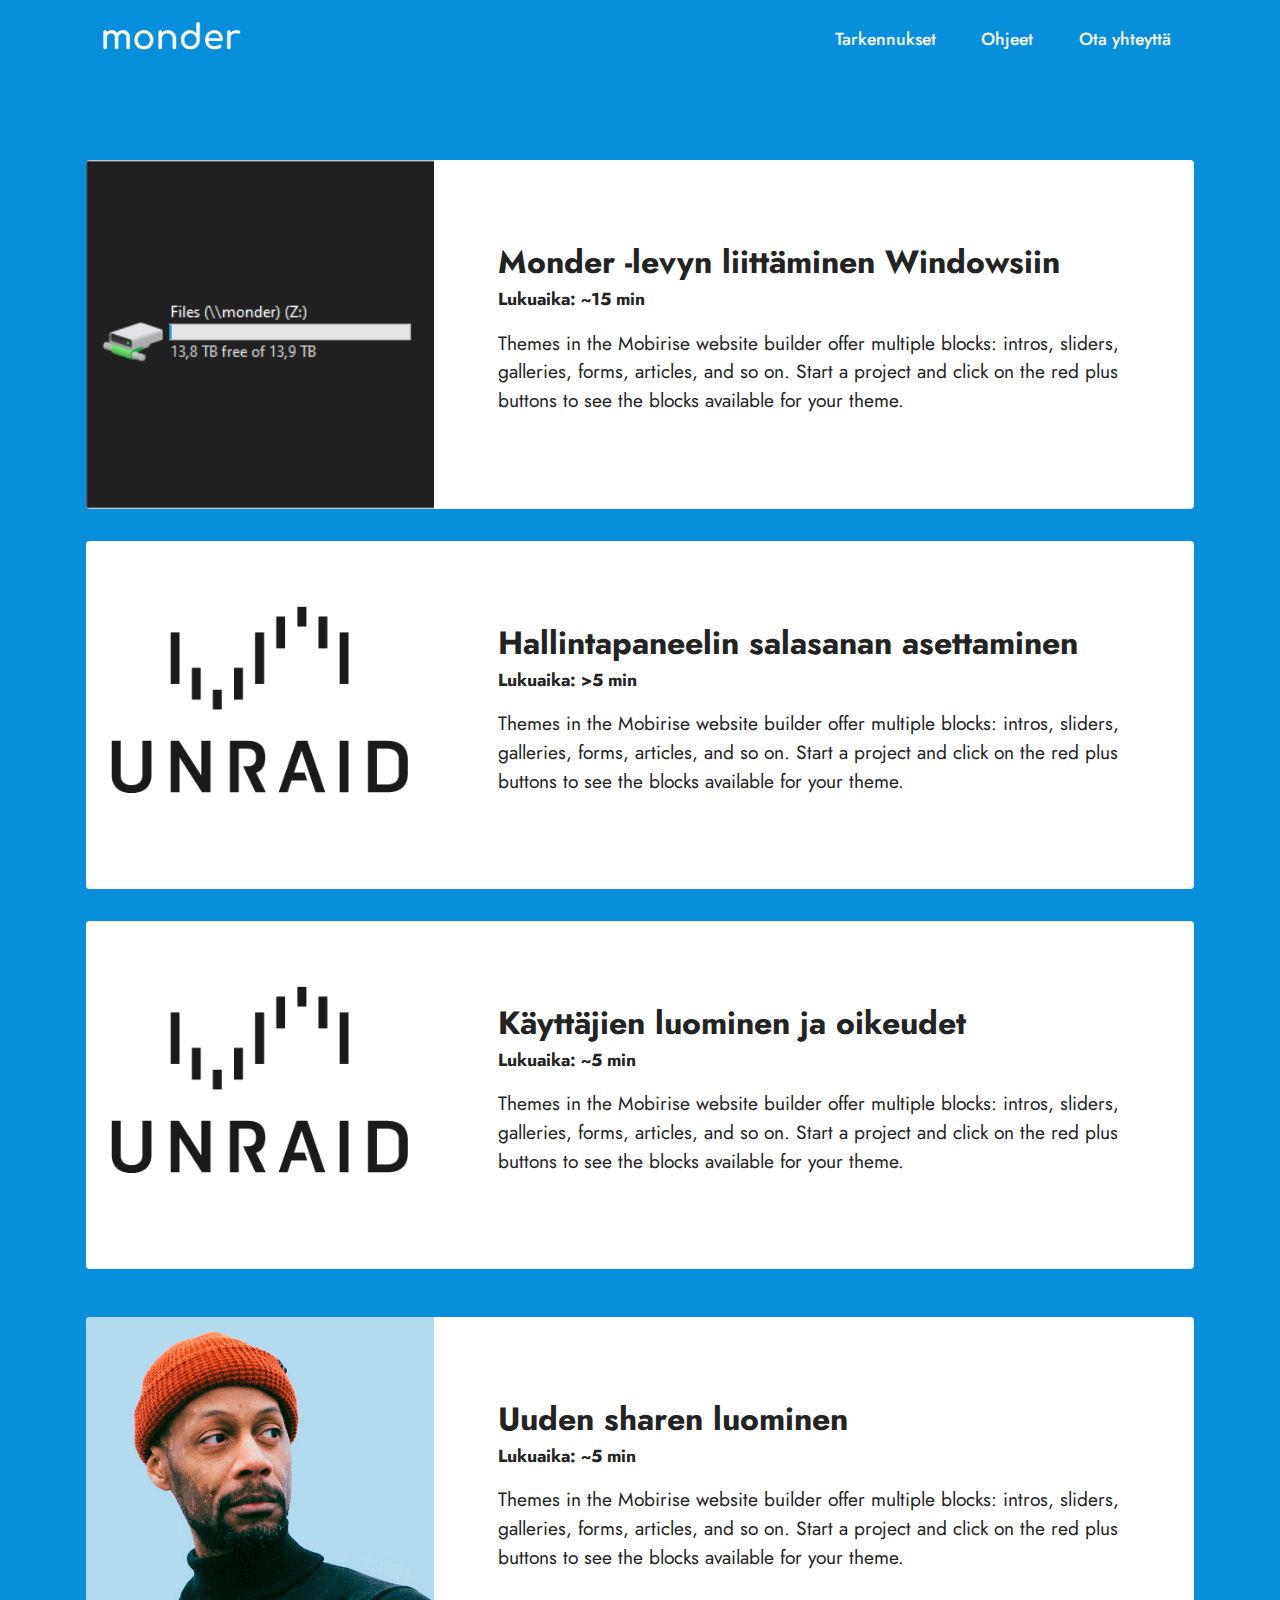
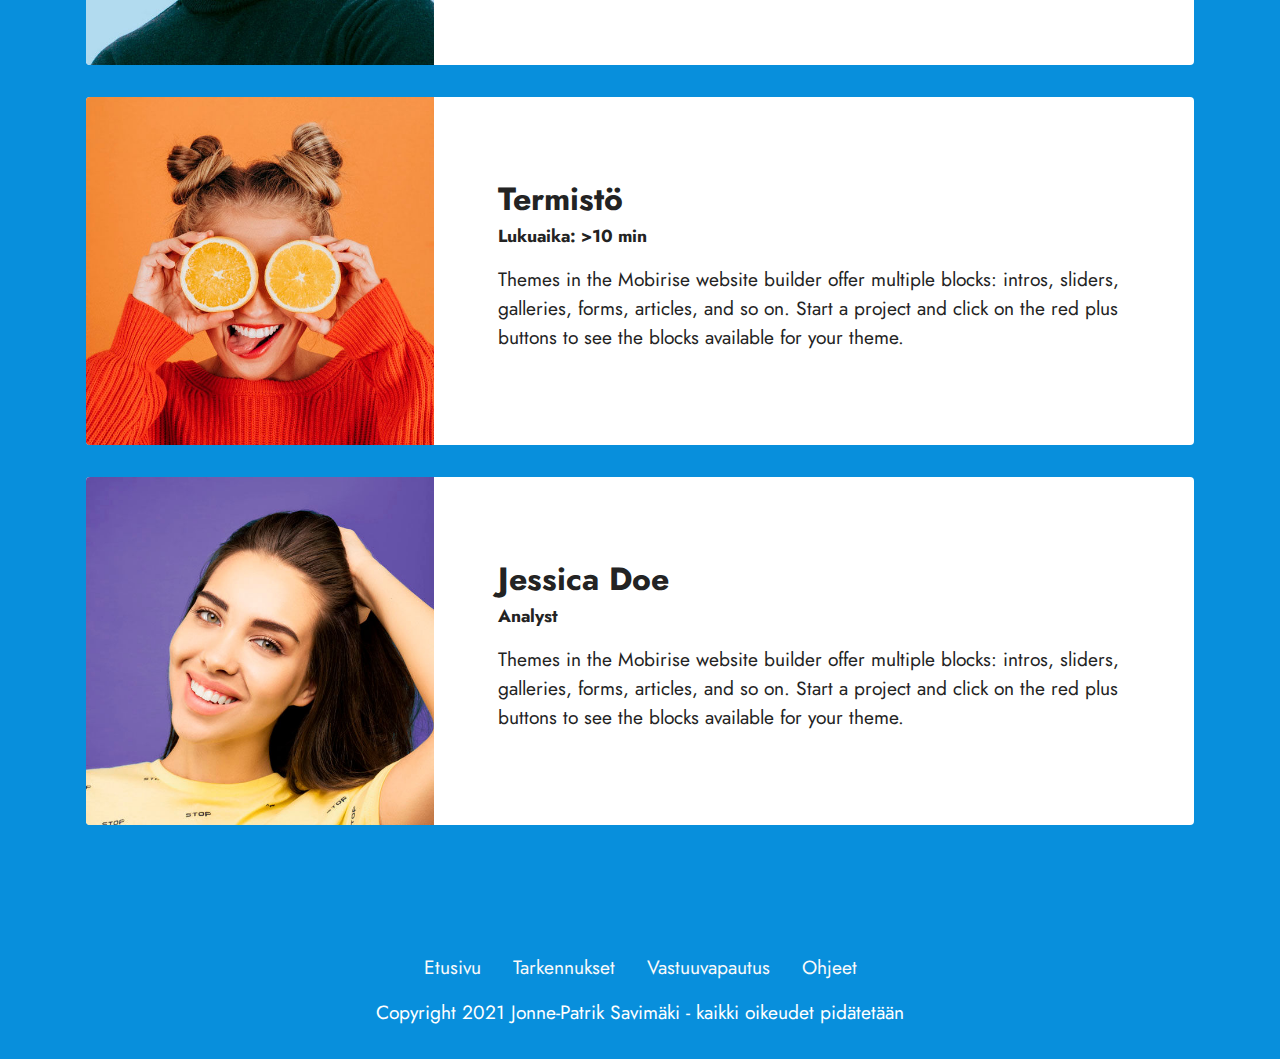
<file: ohjeet.html>
<!DOCTYPE html>
<html lang="fi"   >
<head>
  
  <meta charset="UTF-8">
  <meta http-equiv="X-UA-Compatible" content="IE=edge">
  
  <meta name="viewport" content="width=device-width, initial-scale=1, minimum-scale=1">
  <link rel="shortcut icon" href="assets/images/icon-128x128.png" type="image/x-icon">
  <meta name="description" content="Monderin käyttöohjeet ladattavissa osissa">
  
  
  <title>Ohjeet | monder</title>
  <link rel="stylesheet" href="assets/tether/tether.min.css">
  <link rel="stylesheet" href="assets/bootstrap/css/bootstrap.min.css">
  <link rel="stylesheet" href="assets/bootstrap/css/bootstrap-grid.min.css">
  <link rel="stylesheet" href="assets/bootstrap/css/bootstrap-reboot.min.css">
  <link rel="stylesheet" href="assets/dropdown/css/style.css">
  <link rel="stylesheet" href="assets/socicon/css/styles.css">
  <link rel="stylesheet" href="assets/theme/css/style.css">
  <link rel="preload" as="style" href="assets/mobirise/css/mbr-additional.css"><link rel="stylesheet" href="assets/mobirise/css/mbr-additional.css" type="text/css">
  
  
  
  
</head>
<body>

<!-- Analytics -->
<!-- Global site tag (gtag.js) - Google Analytics -->
<script async src="https://www.googletagmanager.com/gtag/js?id=G-G2L44DPD86"></script>
<script>
  window.dataLayer = window.dataLayer || [];
  function gtag(){dataLayer.push(arguments);}
  gtag('js', new Date());

  gtag('config', 'G-G2L44DPD86');
</script>
<!-- /Analytics -->


  
  <section class="menu menu1 cid-ssWUeSKO7o" once="menu" id="menu1-ssWUeSKO7o-ssWUeSKO7o-ssWUeSKO7o-ssWUeSKO7o-ssWUeSKO7o-10">
    

    <nav class="navbar navbar-dropdown navbar-expand-lg">
        <div class="container">
            <div class="navbar-brand">
                <span class="navbar-logo">
                    <a href="index.html">
                        <img src="assets/images/logo-transparent-border-452x153.png" alt="Etusivu" style="height: 3.6rem;">
                    </a>
                </span>
                
            </div>
            <button class="navbar-toggler" type="button" data-toggle="collapse" data-target="#navbarSupportedContent" aria-controls="navbarNavAltMarkup" aria-expanded="false" aria-label="Toggle navigation">
                <div class="hamburger">
                    <span></span>
                    <span></span>
                    <span></span>
                    <span></span>
                </div>
            </button>
            <div class="collapse navbar-collapse" id="navbarSupportedContent">
                <ul class="navbar-nav nav-dropdown nav-right" data-app-modern-menu="true"><li class="nav-item"><a class="nav-link link text-white text-primary display-4" href="tarkennukset.html">
                            Tarkennukset</a></li>
                    <li class="nav-item"><a class="nav-link link text-white text-primary display-4" href="ohjeet.html">Ohjeet</a></li>
                    <li class="nav-item"><a class="nav-link link text-white text-primary display-4" href="otayhteytta.html">Ota yhteyttä</a>
                    </li></ul>
                
                
            </div>
        </div>
    </nav>
</section>

<section class="team2 cid-ssYbv1TMyg" xmlns="http://www.w3.org/1999/html" id="team2-12">
    
    
    <div class="container">
        <div class="card">
            <div class="card-wrapper">
                <div class="row align-items-center">
                    <div class="col-12 col-md-4">
                        <div class="image-wrapper">
                            <a href="https://github.com/savimaki/monder-assets/raw/main/drivemapping.pdf" target="_blank"><img src="assets/images/thumbnail-272x273.png" alt="Monder kansion liitto Windowsiin"></a>
                        </div>
                    </div>
                    <div class="col-12 col-md">
                        <div class="card-box">
                            <h5 class="card-title mbr-fonts-style m-0 display-5">
                                <strong>Monder -levyn liittäminen Windowsiin</strong></h5>
                            <h6 class="mbr-fonts-style mb-3 display-4">
                                <strong>Lukuaika: ~15 min</strong></h6>
                            <p class="mbr-text mbr-fonts-style display-7">
                                Themes in the Mobirise website builder offer multiple blocks: intros, sliders,
                                galleries, forms, articles, and so on. Start a project and click on the red plus buttons
                                to see the blocks available for your theme.
                            </p>
                            
                        </div>
                    </div>
                </div>
            </div>
        </div>
        <div class="card">
            <div class="card-wrapper">
                <div class="row align-items-center">
                    <div class="col-12 col-md-4">
                        <div class="image-wrapper">
                            <a href="https://github.com/savimaki/monder-assets/raw/main/Salasanan-vaihto.pdf" target="_blank"><img src="assets/images/ohje-salasanan-vaihto-1-402x402.png" alt="Salasanan vaihto"></a>
                        </div>
                    </div>
                    <div class="col-12 col-md">
                        <div class="card-box">
                            <h5 class="card-title mbr-fonts-style m-0 display-5">
                                <strong>Hallintapaneelin salasanan asettaminen</strong></h5>
                            <h6 class="mbr-fonts-style mb-3 display-4">
                                <strong>Lukuaika: &gt;5 min</strong></h6>
                            <p class="mbr-text mbr-fonts-style display-7">
                                Themes in the Mobirise website builder offer multiple blocks: intros, sliders,
                                galleries, forms, articles, and so on. Start a project and click on the red plus buttons
                                to see the blocks available for your theme.
                            </p>
                            
                        </div>
                    </div>
                </div>
            </div>
        </div>
        <div class="card">
            <div class="card-wrapper">
                <div class="row align-items-center">
                    <div class="col-12 col-md-4">
                        <div class="image-wrapper">
                            <a href="https://github.com/savimaki/monder-assets/raw/main/uusi-kayttaja.pdf" target="_blank"><img src="assets/images/ohje-salasanan-vaihto-1-402x402.png" alt="Uuden käyttäjän luominen"></a>
                        </div>
                    </div>
                    <div class="col-12 col-md">
                        <div class="card-box">
                            <h5 class="card-title mbr-fonts-style m-0 display-5">
                                <strong>Käyttäjien luominen ja oikeudet</strong></h5>
                            <h6 class="mbr-fonts-style mb-3 display-4">
                                <strong>Lukuaika: ~5 min</strong></h6>
                            <p class="mbr-text mbr-fonts-style display-7">
                                Themes in the Mobirise website builder offer multiple blocks: intros, sliders,
                                galleries, forms, articles, and so on. Start a project and click on the red plus buttons
                                to see the blocks available for your theme.
                            </p>
                            
                        </div>
                    </div>
                </div>
            </div>
        </div>
    </div>
</section>

<section class="team2 cid-ssYgP6LQC3" xmlns="http://www.w3.org/1999/html" id="team2-13">
    
    
    <div class="container">
        <div class="card">
            <div class="card-wrapper">
                <div class="row align-items-center">
                    <div class="col-12 col-md-4">
                        <div class="image-wrapper">
                            <img src="assets/images/team1.jpg" alt="">
                        </div>
                    </div>
                    <div class="col-12 col-md">
                        <div class="card-box">
                            <h5 class="card-title mbr-fonts-style m-0 display-5">
                                <strong>Uuden sharen luominen</strong></h5>
                            <h6 class="mbr-fonts-style mb-3 display-4">
                                <strong>Lukuaika: ~5 min</strong></h6>
                            <p class="mbr-text mbr-fonts-style display-7">
                                Themes in the Mobirise website builder offer multiple blocks: intros, sliders,
                                galleries, forms, articles, and so on. Start a project and click on the red plus buttons
                                to see the blocks available for your theme.
                            </p>
                            
                        </div>
                    </div>
                </div>
            </div>
        </div>
        <div class="card">
            <div class="card-wrapper">
                <div class="row align-items-center">
                    <div class="col-12 col-md-4">
                        <div class="image-wrapper">
                            <img src="assets/images/team2.jpg" alt="">
                        </div>
                    </div>
                    <div class="col-12 col-md">
                        <div class="card-box">
                            <h5 class="card-title mbr-fonts-style m-0 display-5">
                                <strong>Termistö</strong></h5>
                            <h6 class="mbr-fonts-style mb-3 display-4">
                                <strong>Lukuaika: &gt;10 min</strong></h6>
                            <p class="mbr-text mbr-fonts-style display-7">
                                Themes in the Mobirise website builder offer multiple blocks: intros, sliders,
                                galleries, forms, articles, and so on. Start a project and click on the red plus buttons
                                to see the blocks available for your theme.
                            </p>
                            
                        </div>
                    </div>
                </div>
            </div>
        </div>
        <div class="card">
            <div class="card-wrapper">
                <div class="row align-items-center">
                    <div class="col-12 col-md-4">
                        <div class="image-wrapper">
                            <img src="assets/images/team3.jpg" alt="">
                        </div>
                    </div>
                    <div class="col-12 col-md">
                        <div class="card-box">
                            <h5 class="card-title mbr-fonts-style m-0 display-5">
                                <strong>Jessica Doe</strong>
                            </h5>
                            <h6 class="mbr-fonts-style mb-3 display-4">
                                <strong>Analyst</strong>
                            </h6>
                            <p class="mbr-text mbr-fonts-style display-7">
                                Themes in the Mobirise website builder offer multiple blocks: intros, sliders,
                                galleries, forms, articles, and so on. Start a project and click on the red plus buttons
                                to see the blocks available for your theme.
                            </p>
                            
                        </div>
                    </div>
                </div>
            </div>
        </div>
    </div>
</section>

<section class="footer3 cid-ssXaqdMTa5" once="footers" id="footer3-11">

    

    

    <div class="container">
        <div class="media-container-row align-center mbr-white">
            <div class="row row-links">
                <ul class="foot-menu">
                    
                    
                    
                    
                    
                <li class="foot-menu-item mbr-fonts-style display-7">
                        <a class="text-white text-primary" href="index.html" target="_blank"></a><a href="index.html" class="text-white">Etusivu
                    </a></li><li class="foot-menu-item mbr-fonts-style display-7"><a href="tarkennukset.html" class="text-white">Tarkennukset</a></li><li class="foot-menu-item mbr-fonts-style display-7"><a href="vastuuvapautus.html" class="text-white">Vastuuvapautus</a></li><li class="foot-menu-item mbr-fonts-style display-7"><a href="ohjeet.html" class="text-white">Ohjeet</a></li></ul>
            </div>
            
            <div class="row row-copirayt">
                <p class="mbr-text mb-0 mbr-fonts-style mbr-white align-center display-7">Copyright 2021 Jonne-Patrik Savimäki - kaikki oikeudet pidätetään</p>
            </div>
        </div>
    </div>
</section><section id="top-1" hidden><a href="https://mobirise.site"></a></section><script src="assets/web/assets/jquery/jquery.min.js"></script>  <script src="assets/popper/popper.min.js"></script>  <script src="assets/tether/tether.min.js"></script>  <script src="assets/bootstrap/js/bootstrap.min.js"></script>  <script src="assets/smoothscroll/smooth-scroll.js"></script>  <script src="assets/dropdown/js/nav-dropdown.js"></script>  <script src="assets/dropdown/js/navbar-dropdown.js"></script>  <script src="assets/touchswipe/jquery.touch-swipe.min.js"></script>  <script src="assets/theme/js/script.js"></script>  
  
  
</body>
</html>
</file>
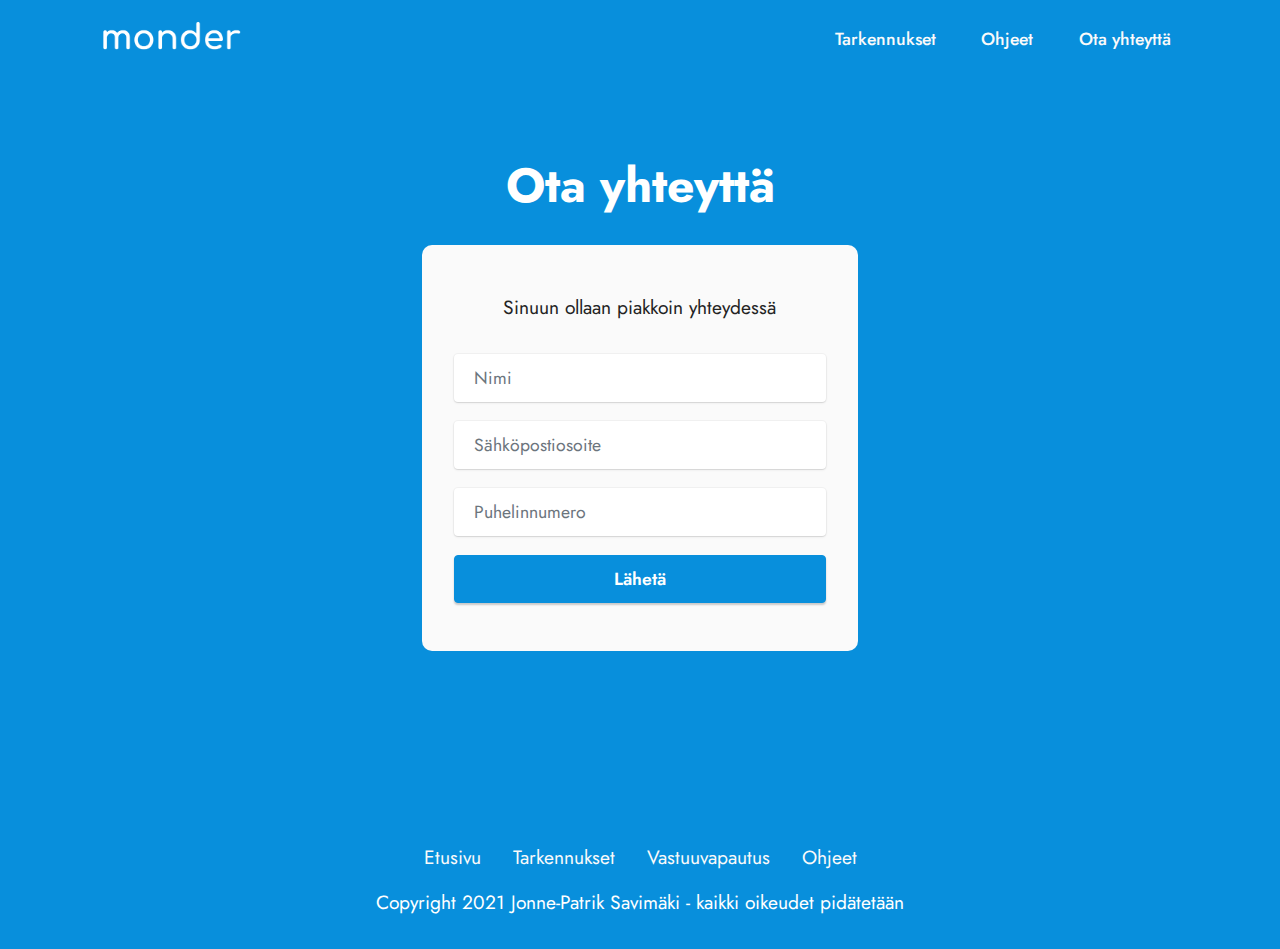
<file: otayhteytta.html>
<!DOCTYPE html>
<html lang="fi"   >
<head>
  
  <meta charset="UTF-8">
  <meta http-equiv="X-UA-Compatible" content="IE=edge">
  
  <meta name="viewport" content="width=device-width, initial-scale=1, minimum-scale=1">
  <link rel="shortcut icon" href="assets/images/icon-128x128.png" type="image/x-icon">
  <meta name="description" content="">
  
  
  <title>Ota yhteyttä | monder</title>
  <link rel="stylesheet" href="assets/tether/tether.min.css">
  <link rel="stylesheet" href="assets/bootstrap/css/bootstrap.min.css">
  <link rel="stylesheet" href="assets/bootstrap/css/bootstrap-grid.min.css">
  <link rel="stylesheet" href="assets/bootstrap/css/bootstrap-reboot.min.css">
  <link rel="stylesheet" href="assets/dropdown/css/style.css">
  <link rel="stylesheet" href="assets/formstyler/jquery.formstyler.css">
  <link rel="stylesheet" href="assets/formstyler/jquery.formstyler.theme.css">
  <link rel="stylesheet" href="assets/datepicker/jquery.datetimepicker.min.css">
  <link rel="stylesheet" href="assets/socicon/css/styles.css">
  <link rel="stylesheet" href="assets/theme/css/style.css">
  <link rel="preload" as="style" href="assets/mobirise/css/mbr-additional.css"><link rel="stylesheet" href="assets/mobirise/css/mbr-additional.css" type="text/css">
  
  
  
  
</head>
<body>

<!-- Analytics -->
<!-- Global site tag (gtag.js) - Google Analytics -->
<script async src="https://www.googletagmanager.com/gtag/js?id=G-G2L44DPD86"></script>
<script>
  window.dataLayer = window.dataLayer || [];
  function gtag(){dataLayer.push(arguments);}
  gtag('js', new Date());

  gtag('config', 'G-G2L44DPD86');
</script>
<!-- /Analytics -->


  
  <section class="menu menu1 cid-ssWUeSKO7o" once="menu" id="menu1-ssWUeSKO7o-ssWUeSKO7o-ssWUeSKO7o-ssWUeSKO7o-ssWUeSKO7o-r">
    

    <nav class="navbar navbar-dropdown navbar-expand-lg">
        <div class="container">
            <div class="navbar-brand">
                <span class="navbar-logo">
                    <a href="index.html">
                        <img src="assets/images/logo-transparent-border-452x153.png" alt="Etusivu" style="height: 3.6rem;">
                    </a>
                </span>
                
            </div>
            <button class="navbar-toggler" type="button" data-toggle="collapse" data-target="#navbarSupportedContent" aria-controls="navbarNavAltMarkup" aria-expanded="false" aria-label="Toggle navigation">
                <div class="hamburger">
                    <span></span>
                    <span></span>
                    <span></span>
                    <span></span>
                </div>
            </button>
            <div class="collapse navbar-collapse" id="navbarSupportedContent">
                <ul class="navbar-nav nav-dropdown nav-right" data-app-modern-menu="true"><li class="nav-item"><a class="nav-link link text-white text-primary display-4" href="tarkennukset.html">
                            Tarkennukset</a></li>
                    <li class="nav-item"><a class="nav-link link text-white text-primary display-4" href="ohjeet.html">Ohjeet</a></li>
                    <li class="nav-item"><a class="nav-link link text-white text-primary display-4" href="otayhteytta.html">Ota yhteyttä</a>
                    </li></ul>
                
                
            </div>
        </div>
    </nav>
</section>

<section class="form7 cid-ssY0gcFhm8" id="form7-t">
    
    
    <div class="container">
        <div class="mbr-section-head">
            <h3 class="mbr-section-title mbr-fonts-style align-center mb-0 display-2">
                <strong>Ota yhteyttä</strong></h3>
            
        </div>
        <div class="row justify-content-center mt-4">
            <div class="col-lg-8 mx-auto mbr-form" data-form-type="formoid">
                <form action="https://mobirise.eu/" method="POST" class="mbr-form form-with-styler mx-auto" data-form-title="Form Name"><input type="hidden" name="email" data-form-email="true" value="s6VjODksFGtHBFyRlJ0Pt/HjJhVS1FP+3bGothJKCFn1qCdd3DKzuFHZN5wg3Ric3QJr/ijspX9cLkz03dkvamZuGDln/0NK5QfBdZBLYlxBYRJ5ZGpzyNXAAcLgWgqt">
                    <p class="mbr-text mbr-fonts-style align-center mb-4 display-7">
                        Sinuun ollaan piakkoin yhteydessä</p>
                    <div class="row">
                        <div hidden="hidden" data-form-alert="" class="alert alert-success col-12">Kiitos yhteydenotosta. Sinuun ollaan piakkoin yhteydessä.
Luethan vastuuvapautuslausekkeen sivun alareunasta.</div>
                        <div hidden="hidden" data-form-alert-danger="" class="alert alert-danger col-12">Oops...! some
                            problem!</div>
                    </div>
                    <div class="dragArea row">
                        <div class="col-lg-12 col-md-12 col-sm-12 form-group" data-for="name">
                            <input type="text" name="name" placeholder="Nimi" data-form-field="name" class="form-control" value="" id="name-form7-t">
                        </div>
                        <div class="col-lg-12 col-md-12 col-sm-12 form-group" data-for="email">
                            <input type="email" name="email" placeholder="Sähköpostiosoite" data-form-field="email" class="form-control" value="" id="email-form7-t">
                        </div>
                        <div data-for="phone" class="col-lg-12 col-md-12 col-sm-12 form-group">
                            <input type="tel" name="phone" placeholder="Puhelinnumero" data-form-field="phone" class="form-control" value="" id="phone-form7-t">
                        </div>
                        <div class="col-auto mbr-section-btn align-center"><button type="submit" class="btn btn-info display-4">Lähetä</button></div>
                    </div>
                </form>
            </div>
        </div>
    </div>
</section>

<section class="footer3 cid-ssXaqdMTa5" once="footers" id="footer3-s">

    

    

    <div class="container">
        <div class="media-container-row align-center mbr-white">
            <div class="row row-links">
                <ul class="foot-menu">
                    
                    
                    
                    
                    
                <li class="foot-menu-item mbr-fonts-style display-7">
                        <a class="text-white text-primary" href="index.html" target="_blank"></a><a href="index.html" class="text-white">Etusivu
                    </a></li><li class="foot-menu-item mbr-fonts-style display-7"><a href="tarkennukset.html" class="text-white">Tarkennukset</a></li><li class="foot-menu-item mbr-fonts-style display-7"><a href="vastuuvapautus.html" class="text-white">Vastuuvapautus</a></li><li class="foot-menu-item mbr-fonts-style display-7"><a href="ohjeet.html" class="text-white">Ohjeet</a></li></ul>
            </div>
            
            <div class="row row-copirayt">
                <p class="mbr-text mb-0 mbr-fonts-style mbr-white align-center display-7">Copyright 2021 Jonne-Patrik Savimäki - kaikki oikeudet pidätetään</p>
            </div>
        </div>
    </div>
</section><section id="top-1" hidden><a href="https://mobirise.site"></a></section><script src="assets/web/assets/jquery/jquery.min.js"></script>  <script src="assets/popper/popper.min.js"></script>  <script src="assets/tether/tether.min.js"></script>  <script src="assets/bootstrap/js/bootstrap.min.js"></script>  <script src="assets/smoothscroll/smooth-scroll.js"></script>  <script src="assets/dropdown/js/nav-dropdown.js"></script>  <script src="assets/dropdown/js/navbar-dropdown.js"></script>  <script src="assets/touchswipe/jquery.touch-swipe.min.js"></script>  <script src="assets/formstyler/jquery.formstyler.js"></script>  <script src="assets/formstyler/jquery.formstyler.min.js"></script>  <script src="assets/datepicker/jquery.datetimepicker.full.js"></script>  <script src="assets/theme/js/script.js"></script>  <script src="assets/formoid/formoid.min.js"></script>  
  
  
</body>
</html>
</file>
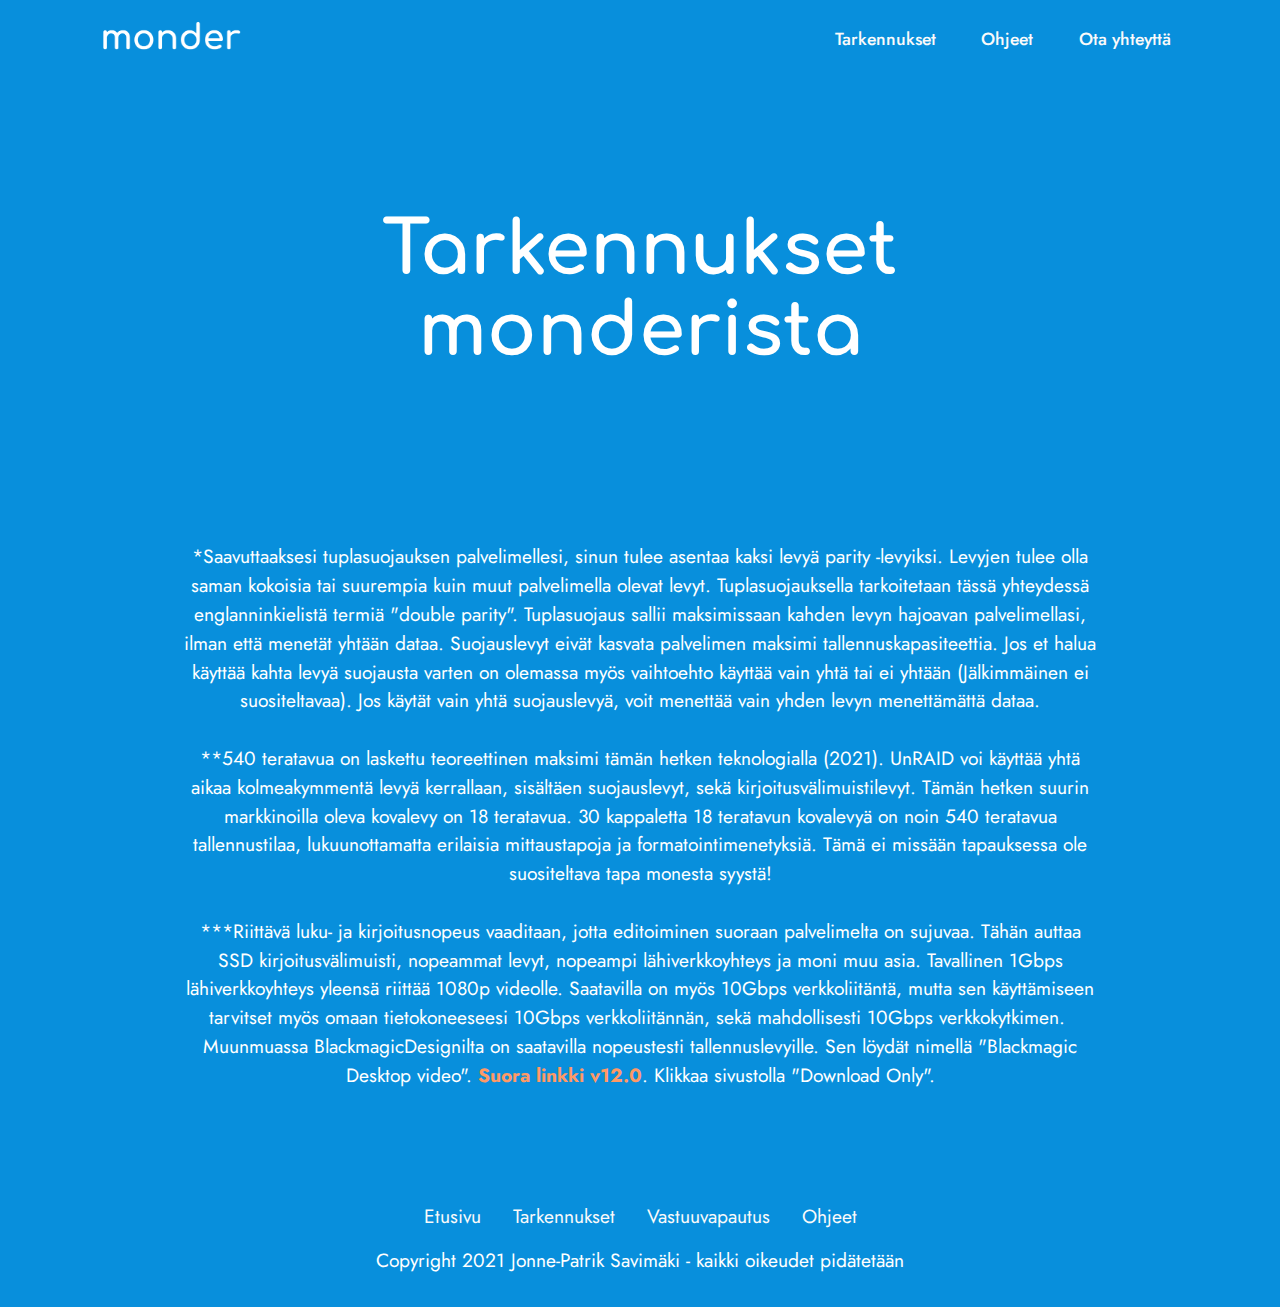
<file: tarkennukset.html>
<!DOCTYPE html>
<html lang="fi"   >
<head>
  
  <meta charset="UTF-8">
  <meta http-equiv="X-UA-Compatible" content="IE=edge">
  
  <meta name="viewport" content="width=device-width, initial-scale=1, minimum-scale=1">
  <link rel="shortcut icon" href="assets/images/icon-128x128.png" type="image/x-icon">
  <meta name="description" content="">
  
  
  <title>Tarkennukset | monder</title>
  <link rel="stylesheet" href="assets/tether/tether.min.css">
  <link rel="stylesheet" href="assets/bootstrap/css/bootstrap.min.css">
  <link rel="stylesheet" href="assets/bootstrap/css/bootstrap-grid.min.css">
  <link rel="stylesheet" href="assets/bootstrap/css/bootstrap-reboot.min.css">
  <link rel="stylesheet" href="assets/dropdown/css/style.css">
  <link rel="stylesheet" href="assets/socicon/css/styles.css">
  <link rel="stylesheet" href="assets/theme/css/style.css">
  <link rel="preload" as="style" href="assets/mobirise/css/mbr-additional.css"><link rel="stylesheet" href="assets/mobirise/css/mbr-additional.css" type="text/css">
  
  
  
  <meta name="robots" content="noindex">
</head>
<body>

<!-- Analytics -->
<!-- Global site tag (gtag.js) - Google Analytics -->
<script async src="https://www.googletagmanager.com/gtag/js?id=G-G2L44DPD86"></script>
<script>
  window.dataLayer = window.dataLayer || [];
  function gtag(){dataLayer.push(arguments);}
  gtag('js', new Date());

  gtag('config', 'G-G2L44DPD86');
</script>
<!-- /Analytics -->


  
  <section class="menu menu1 cid-ssWUeSKO7o" once="menu" id="menu1-c">
    

    <nav class="navbar navbar-dropdown navbar-expand-lg">
        <div class="container">
            <div class="navbar-brand">
                <span class="navbar-logo">
                    <a href="index.html">
                        <img src="assets/images/logo-transparent-border-452x153.png" alt="Etusivu" style="height: 3.6rem;">
                    </a>
                </span>
                
            </div>
            <button class="navbar-toggler" type="button" data-toggle="collapse" data-target="#navbarSupportedContent" aria-controls="navbarNavAltMarkup" aria-expanded="false" aria-label="Toggle navigation">
                <div class="hamburger">
                    <span></span>
                    <span></span>
                    <span></span>
                    <span></span>
                </div>
            </button>
            <div class="collapse navbar-collapse" id="navbarSupportedContent">
                <ul class="navbar-nav nav-dropdown nav-right" data-app-modern-menu="true"><li class="nav-item"><a class="nav-link link text-white text-primary display-4" href="tarkennukset.html">
                            Tarkennukset</a></li>
                    <li class="nav-item"><a class="nav-link link text-white text-primary display-4" href="ohjeet.html">Ohjeet</a></li>
                    <li class="nav-item"><a class="nav-link link text-white text-primary display-4" href="otayhteytta.html">Ota yhteyttä</a>
                    </li></ul>
                
                
            </div>
        </div>
    </nav>
</section>

<section class="content4 cid-ssWVMg7JVL mbr-fullscreen" id="content4-a">
    
    
    <div class="container">
        <div class="row justify-content-center">
            <div class="title col-md-12 col-lg-10">
                <h3 class="mbr-section-title mbr-fonts-style align-center mb-4 display-1">
                    <strong><br></strong><br><strong>Tarkennukset monderista</strong><br><strong><br></strong></h3>
                <h4 class="mbr-section-subtitle align-center mbr-fonts-style mb-4 display-7"><br><br>*Saavuttaaksesi tuplasuojauksen palvelimellesi, sinun tulee asentaa kaksi levyä parity -levyiksi. Levyjen tulee olla saman kokoisia tai suurempia kuin muut palvelimella olevat levyt. Tuplasuojauksella tarkoitetaan tässä yhteydessä englanninkielistä termiä "double parity". Tuplasuojaus sallii maksimissaan kahden levyn hajoavan palvelimellasi, ilman että menetät yhtään dataa. Suojauslevyt eivät kasvata palvelimen maksimi tallennuskapasiteettia. Jos et halua käyttää kahta levyä suojausta varten on olemassa myös vaihtoehto käyttää vain yhtä tai ei yhtään (Jälkimmäinen ei suositeltavaa). Jos käytät vain yhtä suojauslevyä, voit menettää vain yhden levyn menettämättä dataa.<br><br>**540 teratavua on laskettu teoreettinen maksimi tämän hetken teknologialla (2021). UnRAID voi käyttää yhtä aikaa kolmeakymmentä levyä kerrallaan, sisältäen suojauslevyt, sekä kirjoitusvälimuistilevyt. Tämän hetken suurin markkinoilla oleva kovalevy on 18 teratavua. 30 kappaletta 18 teratavun kovalevyä on noin 540 teratavua tallennustilaa, lukuunottamatta erilaisia mittaustapoja ja formatointimenetyksiä. Tämä ei missään tapauksessa ole suositeltava tapa monesta syystä!<br><br>***Riittävä luku- ja kirjoitusnopeus vaaditaan, jotta editoiminen suoraan palvelimelta on sujuvaa. Tähän auttaa SSD kirjoitusvälimuisti, nopeammat levyt, nopeampi lähiverkkoyhteys ja moni muu asia. Tavallinen 1Gbps lähiverkkoyhteys yleensä riittää 1080p videolle. Saatavilla on myös 10Gbps verkkoliitäntä, mutta sen käyttämiseen tarvitset myös omaan tietokoneeseesi 10Gbps verkkoliitännän, sekä mahdollisesti 10Gbps verkkokytkimen.&nbsp;<br>Muunmuassa BlackmagicDesignilta on saatavilla nopeustesti tallennuslevyille. Sen löydät nimellä "Blackmagic Desktop video". <a href="https://www.blackmagicdesign.com/support/download/76b2edbed5884e1dbbfea104071f1643/Windows" class="text-danger" target="_blank" style=""><strong>Suora linkki v12.0</strong></a>.<strong>&nbsp;</strong>Klikkaa sivustolla "Download Only".<em></em></h4>
                
            </div>
        </div>
    </div>
</section>

<section class="footer3 cid-ssXaqdMTa5" once="footers" id="footer3-l">

    

    

    <div class="container">
        <div class="media-container-row align-center mbr-white">
            <div class="row row-links">
                <ul class="foot-menu">
                    
                    
                    
                    
                    
                <li class="foot-menu-item mbr-fonts-style display-7">
                        <a class="text-white text-primary" href="index.html" target="_blank"></a><a href="index.html" class="text-white">Etusivu
                    </a></li><li class="foot-menu-item mbr-fonts-style display-7"><a href="tarkennukset.html" class="text-white">Tarkennukset</a></li><li class="foot-menu-item mbr-fonts-style display-7"><a href="vastuuvapautus.html" class="text-white">Vastuuvapautus</a></li><li class="foot-menu-item mbr-fonts-style display-7"><a href="ohjeet.html" class="text-white">Ohjeet</a></li></ul>
            </div>
            
            <div class="row row-copirayt">
                <p class="mbr-text mb-0 mbr-fonts-style mbr-white align-center display-7">Copyright 2021 Jonne-Patrik Savimäki - kaikki oikeudet pidätetään</p>
            </div>
        </div>
    </div>
</section><section id="top-1" hidden><a href="https://mobirise.site"></a></section><script src="assets/web/assets/jquery/jquery.min.js"></script>  <script src="assets/popper/popper.min.js"></script>  <script src="assets/tether/tether.min.js"></script>  <script src="assets/bootstrap/js/bootstrap.min.js"></script>  <script src="assets/smoothscroll/smooth-scroll.js"></script>  <script src="assets/dropdown/js/nav-dropdown.js"></script>  <script src="assets/dropdown/js/navbar-dropdown.js"></script>  <script src="assets/touchswipe/jquery.touch-swipe.min.js"></script>  <script src="assets/theme/js/script.js"></script>  
  
  
</body>
</html>
</file>
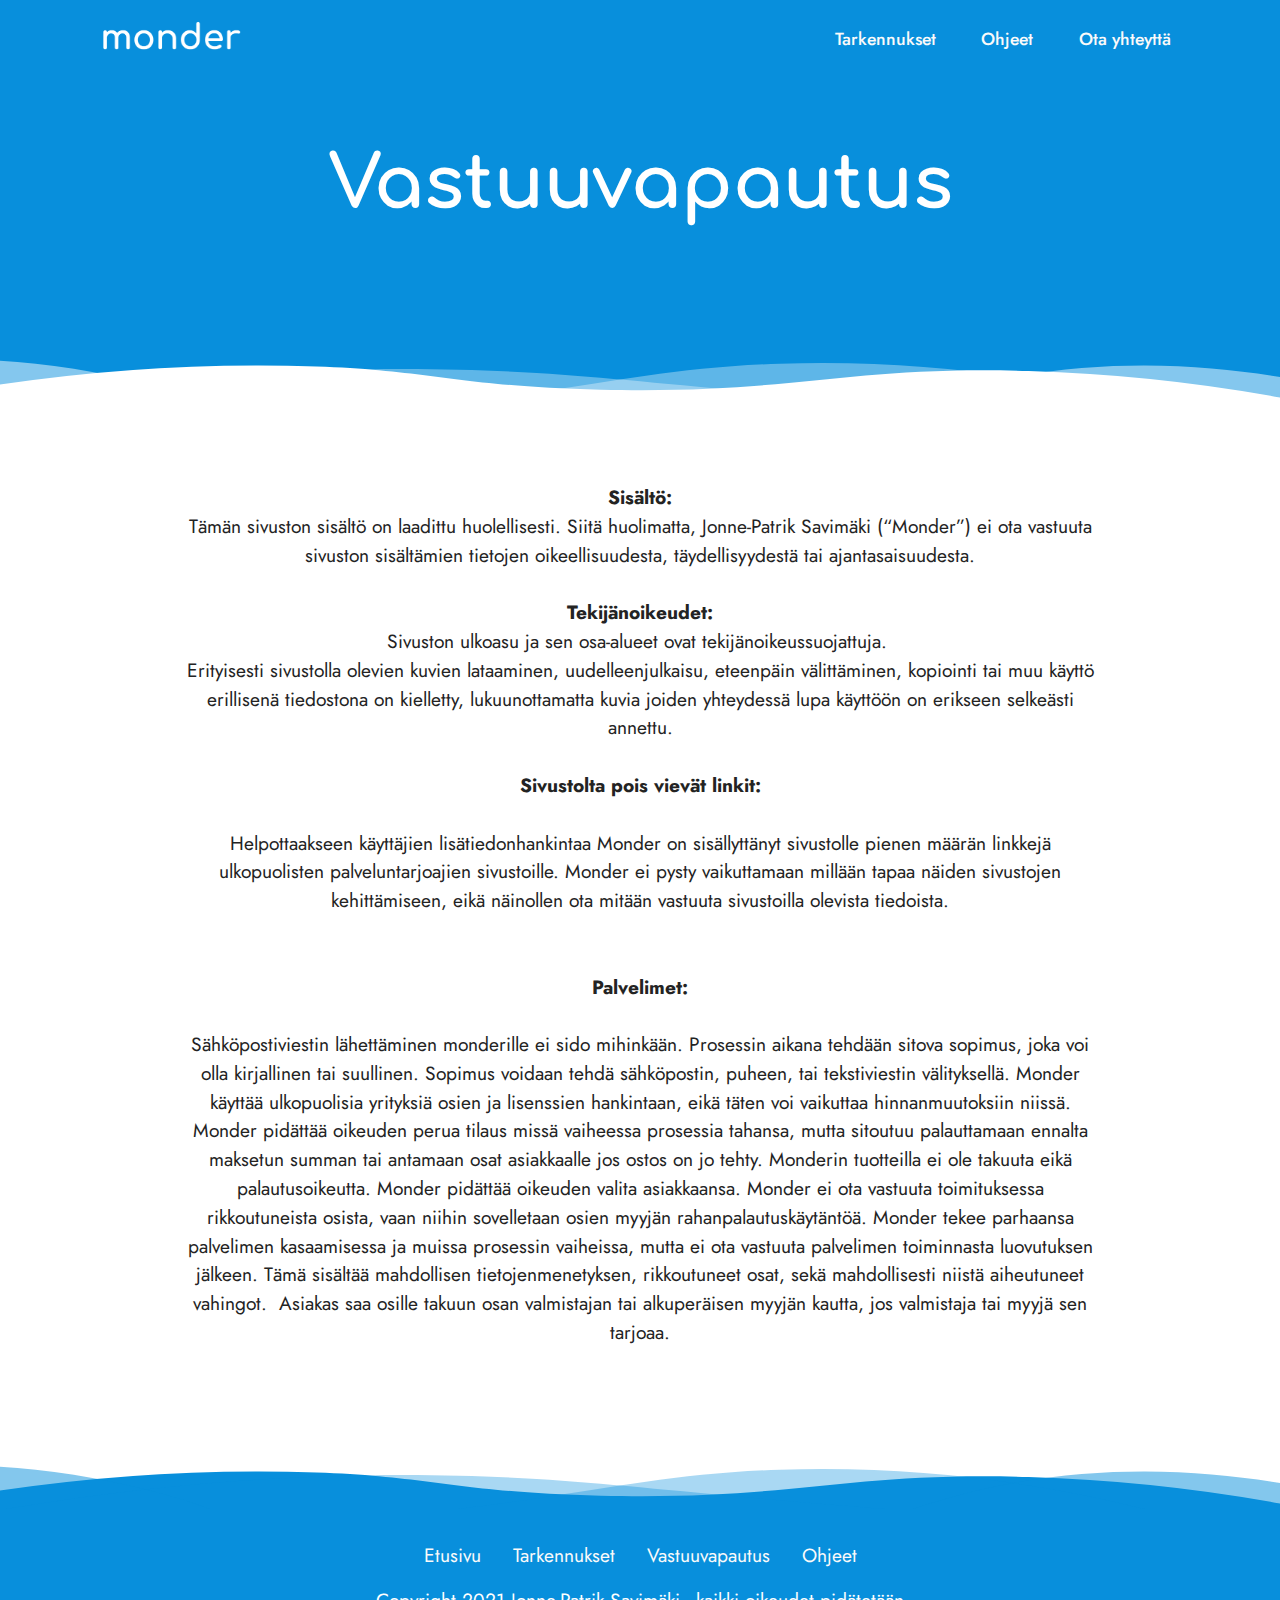
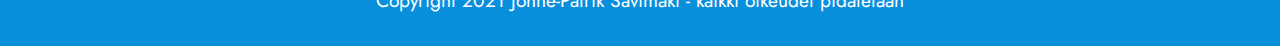
<file: vastuuvapautus.html>
<!DOCTYPE html>
<html lang="fi"   >
<head>
  
  <meta charset="UTF-8">
  <meta http-equiv="X-UA-Compatible" content="IE=edge">
  
  <meta name="viewport" content="width=device-width, initial-scale=1, minimum-scale=1">
  <link rel="shortcut icon" href="assets/images/icon-128x128.png" type="image/x-icon">
  <meta name="description" content="">
  
  
  <title>Vastuuvapautus | monder</title>
  <link rel="stylesheet" href="assets/web/assets/mobirise-icons2/mobirise2.css">
  <link rel="stylesheet" href="assets/tether/tether.min.css">
  <link rel="stylesheet" href="assets/bootstrap/css/bootstrap.min.css">
  <link rel="stylesheet" href="assets/bootstrap/css/bootstrap-grid.min.css">
  <link rel="stylesheet" href="assets/bootstrap/css/bootstrap-reboot.min.css">
  <link rel="stylesheet" href="assets/dropdown/css/style.css">
  <link rel="stylesheet" href="assets/socicon/css/styles.css">
  <link rel="stylesheet" href="assets/theme/css/style.css">
  <link rel="preload" as="style" href="assets/mobirise/css/mbr-additional.css"><link rel="stylesheet" href="assets/mobirise/css/mbr-additional.css" type="text/css">
  
  
  
  <meta name="robots" content="noindex">
</head>
<body>

<!-- Analytics -->
<!-- Global site tag (gtag.js) - Google Analytics -->
<script async src="https://www.googletagmanager.com/gtag/js?id=G-G2L44DPD86"></script>
<script>
  window.dataLayer = window.dataLayer || [];
  function gtag(){dataLayer.push(arguments);}
  gtag('js', new Date());

  gtag('config', 'G-G2L44DPD86');
</script>
<!-- /Analytics -->


  
  <section class="menu menu1 cid-ssWUeSKO7o" once="menu" id="menu1-ssWUeSKO7o-ssWUeSKO7o-ssWUeSKO7o-ssWUeSKO7o-ssWUeSKO7o-u">
    

    <nav class="navbar navbar-dropdown navbar-expand-lg">
        <div class="container">
            <div class="navbar-brand">
                <span class="navbar-logo">
                    <a href="index.html">
                        <img src="assets/images/logo-transparent-border-452x153.png" alt="Etusivu" style="height: 3.6rem;">
                    </a>
                </span>
                
            </div>
            <button class="navbar-toggler" type="button" data-toggle="collapse" data-target="#navbarSupportedContent" aria-controls="navbarNavAltMarkup" aria-expanded="false" aria-label="Toggle navigation">
                <div class="hamburger">
                    <span></span>
                    <span></span>
                    <span></span>
                    <span></span>
                </div>
            </button>
            <div class="collapse navbar-collapse" id="navbarSupportedContent">
                <ul class="navbar-nav nav-dropdown nav-right" data-app-modern-menu="true"><li class="nav-item"><a class="nav-link link text-white text-primary display-4" href="tarkennukset.html">
                            Tarkennukset</a></li>
                    <li class="nav-item"><a class="nav-link link text-white text-primary display-4" href="ohjeet.html">Ohjeet</a></li>
                    <li class="nav-item"><a class="nav-link link text-white text-primary display-4" href="otayhteytta.html">Ota yhteyttä</a>
                    </li></ul>
                
                
            </div>
        </div>
    </nav>
</section>

<section class="info3 cid-ssY2rhpYjJ" id="info3-w">

    

    

    <div class="container">
        <div class="row justify-content-center">
            <div class="card col-12 col-lg-10">
                <div class="card-wrapper">
                    <div class="card-box align-center">
                        <h4 class="card-title mbr-fonts-style align-center mb-4 display-1"><strong>Vastuuvapautus</strong></h4>
                        
                        
                    </div>
                </div>
            </div>
        </div>
    </div>
</section>

<section class="mbr-section mbr-section--no-padding cid-ssY2DvjryV" id="design-block-x">



<svg width="100%" height="50px" preserveAspectRatio="none" xmlns="http://www.w3.org/2000/svg" xmlns:xlink="http://www.w3.org/1999/xlink" viewBox="0 0 1920 75">
  <path class="wave1" d="M1963,327H-105V65A2647.49,2647.49,0,0,1,431,19c217.7,3.5,239.6,30.8,470,36,297.3,6.7,367.5-36.2,642-28a2511.41,2511.41,0,0,1,420,48"></path>
  <path class="wave2" d="M-127,404H1963V44c-140.1-28-343.3-46.7-566,22-75.5,23.3-118.5,45.9-162,64-48.6,20.2-404.7,128-784,0C355.2,97.7,341.6,78.3,235,50,86.6,10.6-41.8,6.9-127,10"></path>
  <path class="wave3" d="M1979,462-155,446V106C251.8,20.2,576.6,15.9,805,30c167.4,10.3,322.3,32.9,680,56,207,13.4,378,20.3,494,24"></path>
  <path class="wave4" d="M1998,484H-243V100c445.8,26.8,794.2-4.1,1035-39,141-20.4,231.1-40.1,378-45,349.6-11.6,636.7,73.8,828,150"></path>
</svg>

</section>

<section class="content4 cid-ssY2KahGfZ" id="content4-z">
    
    
    <div class="container">
        <div class="row justify-content-center">
            <div class="title col-md-12 col-lg-10">
                
                <h4 class="mbr-section-subtitle align-center mbr-fonts-style mb-4 display-7"><strong>Sisältö:<br></strong>Tämän sivuston sisältö on laadittu huolellisesti. Siitä huolimatta, Jonne-Patrik Savimäki (“Monder”) ei ota vastuuta sivuston sisältämien tietojen oikeellisuudesta, täydellisyydestä tai ajantasaisuudesta.<br><br><strong>Tekijänoikeudet:</strong><br>Sivuston ulkoasu ja sen osa-alueet ovat tekijänoikeussuojattuja.&nbsp;<div><strong>
</strong></div>Erityisesti sivustolla olevien kuvien lataaminen, uudelleenjulkaisu, eteenpäin välittäminen, kopiointi tai muu käyttö erillisenä tiedostona on kielletty, lukuunottamatta kuvia joiden yhteydessä lupa käyttöön on erikseen selkeästi annettu.<br><br><div><strong>Sivustolta pois vievät linkit:</strong></div><br><div>Helpottaakseen käyttäjien lisätiedonhankintaa Monder on sisällyttänyt sivustolle pienen määrän linkkejä ulkopuolisten palveluntarjoajien sivustoille. Monder ei pysty vaikuttamaan millään tapaa näiden sivustojen kehittämiseen, eikä näinollen ota mitään vastuuta sivustoilla olevista tiedoista.</div><br><br><div><strong>Palvelimet:</strong></div><br><div>Sähköpostiviestin lähettäminen monderille ei sido mihinkään. Prosessin aikana tehdään sitova sopimus, joka voi olla kirjallinen tai suullinen. Sopimus voidaan tehdä sähköpostin, puheen, tai tekstiviestin välityksellä. Monder käyttää ulkopuolisia yrityksiä osien ja lisenssien hankintaan, eikä täten voi vaikuttaa hinnanmuutoksiin niissä. Monder pidättää oikeuden perua tilaus missä vaiheessa prosessia tahansa, mutta sitoutuu palauttamaan ennalta maksetun summan tai antamaan osat asiakkaalle jos ostos on jo tehty. Monderin tuotteilla ei ole takuuta eikä palautusoikeutta. Monder pidättää oikeuden valita asiakkaansa. Monder ei ota vastuuta toimituksessa rikkoutuneista osista, vaan niihin sovelletaan osien myyjän rahanpalautuskäytäntöä. Monder tekee parhaansa palvelimen kasaamisessa ja muissa prosessin vaiheissa, mutta ei ota vastuuta palvelimen toiminnasta luovutuksen jälkeen. Tämä sisältää mahdollisen tietojenmenetyksen, rikkoutuneet osat, sekä mahdollisesti niistä aiheutuneet vahingot.&nbsp; Asiakas saa osille takuun osan valmistajan tai alkuperäisen myyjän kautta, jos valmistaja tai myyjä sen tarjoaa.</div></h4>
                
            </div>
        </div>
    </div>
</section>

<section class="mbr-section mbr-section--no-padding cid-ssY2GGYrdo" id="design-block-y">



<svg width="100%" height="50px" preserveAspectRatio="none" xmlns="http://www.w3.org/2000/svg" xmlns:xlink="http://www.w3.org/1999/xlink" viewBox="0 0 1920 75">
  <path class="wave1" d="M1963,327H-105V65A2647.49,2647.49,0,0,1,431,19c217.7,3.5,239.6,30.8,470,36,297.3,6.7,367.5-36.2,642-28a2511.41,2511.41,0,0,1,420,48"></path>
  <path class="wave2" d="M-127,404H1963V44c-140.1-28-343.3-46.7-566,22-75.5,23.3-118.5,45.9-162,64-48.6,20.2-404.7,128-784,0C355.2,97.7,341.6,78.3,235,50,86.6,10.6-41.8,6.9-127,10"></path>
  <path class="wave3" d="M1979,462-155,446V106C251.8,20.2,576.6,15.9,805,30c167.4,10.3,322.3,32.9,680,56,207,13.4,378,20.3,494,24"></path>
  <path class="wave4" d="M1998,484H-243V100c445.8,26.8,794.2-4.1,1035-39,141-20.4,231.1-40.1,378-45,349.6-11.6,636.7,73.8,828,150"></path>
</svg>

</section>

<section class="footer3 cid-ssXaqdMTa5" once="footers" id="footer3-v">

    

    

    <div class="container">
        <div class="media-container-row align-center mbr-white">
            <div class="row row-links">
                <ul class="foot-menu">
                    
                    
                    
                    
                    
                <li class="foot-menu-item mbr-fonts-style display-7">
                        <a class="text-white text-primary" href="index.html" target="_blank"></a><a href="index.html" class="text-white">Etusivu
                    </a></li><li class="foot-menu-item mbr-fonts-style display-7"><a href="tarkennukset.html" class="text-white">Tarkennukset</a></li><li class="foot-menu-item mbr-fonts-style display-7"><a href="vastuuvapautus.html" class="text-white">Vastuuvapautus</a></li><li class="foot-menu-item mbr-fonts-style display-7"><a href="ohjeet.html" class="text-white">Ohjeet</a></li></ul>
            </div>
            
            <div class="row row-copirayt">
                <p class="mbr-text mb-0 mbr-fonts-style mbr-white align-center display-7">Copyright 2021 Jonne-Patrik Savimäki - kaikki oikeudet pidätetään</p>
            </div>
        </div>
    </div>
</section><section id="top-1" hidden><a href="https://mobirise.site"></a></section><script src="assets/web/assets/jquery/jquery.min.js"></script>  <script src="assets/popper/popper.min.js"></script>  <script src="assets/tether/tether.min.js"></script>  <script src="assets/bootstrap/js/bootstrap.min.js"></script>  <script src="assets/smoothscroll/smooth-scroll.js"></script>  <script src="assets/dropdown/js/nav-dropdown.js"></script>  <script src="assets/dropdown/js/navbar-dropdown.js"></script>  <script src="assets/touchswipe/jquery.touch-swipe.min.js"></script>  <script src="assets/theme/js/script.js"></script>  
  
  
</body>
</html>
</file>
<file: assets/dropdown/css/style.css>
.navbar-dropdown {
  left: 0;
  padding: 0;
  position: absolute;
  right: 0;
  top: 0;
  transition: all 0.45s ease;
  z-index: 1030;
  background: #282828; }
  .navbar-dropdown .navbar-logo {
    margin-right: 0.8rem;
    transition: margin 0.3s ease-in-out;
    vertical-align: middle; }
    .navbar-dropdown .navbar-logo img {
      height: 3.125rem;
      transition: all 0.3s ease-in-out; }
    .navbar-dropdown .navbar-logo.mbr-iconfont {
      font-size: 3.125rem;
      line-height: 3.125rem; }
  .navbar-dropdown .navbar-caption {
    font-weight: 700;
    white-space: normal;
    vertical-align: -4px;
    line-height: 3.125rem !important; }
    .navbar-dropdown .navbar-caption, .navbar-dropdown .navbar-caption:hover {
      color: inherit;
      text-decoration: none; }
  .navbar-dropdown .mbr-iconfont + .navbar-caption {
    vertical-align: -1px; }
  .navbar-dropdown.navbar-fixed-top {
    position: fixed; }
  .navbar-dropdown .navbar-brand span {
    vertical-align: -4px; }
  .navbar-dropdown.bg-color.transparent {
    background: none; }
  .navbar-dropdown.navbar-short .navbar-brand {
    padding: 0.625rem 0; }
    .navbar-dropdown.navbar-short .navbar-brand span {
      vertical-align: -1px; }
  .navbar-dropdown.navbar-short .navbar-caption {
    line-height: 2.375rem !important;
    vertical-align: -2px; }
  .navbar-dropdown.navbar-short .navbar-logo {
    margin-right: 0.5rem; }
    .navbar-dropdown.navbar-short .navbar-logo img {
      height: 2.375rem; }
    .navbar-dropdown.navbar-short .navbar-logo.mbr-iconfont {
      font-size: 2.375rem;
      line-height: 2.375rem; }
  .navbar-dropdown.navbar-short .mbr-table-cell {
    height: 3.625rem; }
  .navbar-dropdown .navbar-close {
    left: 0.6875rem;
    position: fixed;
    top: 0.75rem;
    z-index: 1000; }
  .navbar-dropdown .hamburger-icon {
    content: "";
    display: inline-block;
    vertical-align: middle;
    width: 16px;
    -webkit-box-shadow: 0 -6px 0 1px #282828,0 0 0 1px #282828,0 6px 0 1px #282828;
    -moz-box-shadow: 0 -6px 0 1px #282828,0 0 0 1px #282828,0 6px 0 1px #282828;
    box-shadow: 0 -6px 0 1px #282828,0 0 0 1px #282828,0 6px 0 1px #282828; }

.dropdown-menu .dropdown-toggle[data-toggle="dropdown-submenu"]::after {
  border-bottom: 0.35em solid transparent;
  border-left: 0.35em solid;
  border-right: 0;
  border-top: 0.35em solid transparent;
  margin-left: 0.3rem; }

.dropdown-menu .dropdown-item:focus {
  outline: 0; }

.nav-dropdown {
  font-size: 0.75rem;
  font-weight: 500;
  height: auto !important; }
  .nav-dropdown .nav-btn {
    padding-left: 1rem; }
  .nav-dropdown .link {
    margin: .667em 1.667em;
    font-weight: 500;
    padding: 0;
    transition: color .2s ease-in-out; }
    .nav-dropdown .link.dropdown-toggle {
      margin-right: 2.583em; }
      .nav-dropdown .link.dropdown-toggle::after {
        margin-left: .25rem;
        border-top: 0.35em solid;
        border-right: 0.35em solid transparent;
        border-left: 0.35em solid transparent;
        border-bottom: 0; }
      .nav-dropdown .link.dropdown-toggle[aria-expanded="true"] {
        margin: 0;
        padding: 0.667em 3.263em  0.667em 1.667em; }
  .nav-dropdown .link::after,
  .nav-dropdown .dropdown-item::after {
    color: inherit; }
  .nav-dropdown .btn {
    font-size: 0.75rem;
    font-weight: 700;
    letter-spacing: 0;
    margin-bottom: 0;
    padding-left: 1.25rem;
    padding-right: 1.25rem; }
  .nav-dropdown .dropdown-menu {
    border-radius: 0;
    border: 0;
    left: 0;
    margin: 0;
    padding-bottom: 1.25rem;
    padding-top: 1.25rem;
    position: relative; }
  .nav-dropdown .dropdown-submenu {
    margin-left: 0.125rem;
    top: 0; }
  .nav-dropdown .dropdown-item {
    font-weight: 500;
    line-height: 2;
    padding: 0.3846em 4.615em 0.3846em 1.5385em;
    position: relative;
    transition: color .2s ease-in-out, background-color .2s ease-in-out; }
    .nav-dropdown .dropdown-item::after {
      margin-top: -0.3077em;
      position: absolute;
      right: 1.1538em;
      top: 50%; }
    .nav-dropdown .dropdown-item:focus, .nav-dropdown .dropdown-item:hover {
      background: none; }

@media (max-width: 767px) {
  .nav-dropdown.navbar-toggleable-sm {
    bottom: 0;
    display: none;
    left: 0;
    overflow-x: hidden;
    position: fixed;
    top: 0;
    transform: translateX(-100%);
    -ms-transform: translateX(-100%);
    -webkit-transform: translateX(-100%);
    width: 18.75rem;
    z-index: 999; } }
.nav-dropdown.navbar-toggleable-xl {
  bottom: 0;
  display: none;
  left: 0;
  overflow-x: hidden;
  position: fixed;
  top: 0;
  transform: translateX(-100%);
  -ms-transform: translateX(-100%);
  -webkit-transform: translateX(-100%);
  width: 18.75rem;
  z-index: 999; }

.nav-dropdown-sm {
  display: block !important;
  overflow-x: hidden;
  overflow: auto;
  padding-top: 3.875rem; }
  .nav-dropdown-sm::after {
    content: "";
    display: block;
    height: 3rem;
    width: 100%; }
  .nav-dropdown-sm.collapse.in ~ .navbar-close {
    display: block !important; }
  .nav-dropdown-sm.collapsing, .nav-dropdown-sm.collapse.in {
    transform: translateX(0);
    -ms-transform: translateX(0);
    -webkit-transform: translateX(0);
    transition: all 0.25s ease-out;
    -webkit-transition: all 0.25s ease-out;
    background: #282828; }
  .nav-dropdown-sm.collapsing[aria-expanded="false"] {
    transform: translateX(-100%);
    -ms-transform: translateX(-100%);
    -webkit-transform: translateX(-100%); }
  .nav-dropdown-sm .nav-item {
    display: block;
    margin-left: 0 !important;
    padding-left: 0; }
  .nav-dropdown-sm .link,
  .nav-dropdown-sm .dropdown-item {
    border-top: 1px dotted rgba(255, 255, 255, 0.1);
    font-size: 0.8125rem;
    line-height: 1.6;
    margin: 0 !important;
    padding: 0.875rem 2.4rem 0.875rem 1.5625rem !important;
    position: relative;
    white-space: normal; }
    .nav-dropdown-sm .link:focus, .nav-dropdown-sm .link:hover,
    .nav-dropdown-sm .dropdown-item:focus,
    .nav-dropdown-sm .dropdown-item:hover {
      background: rgba(0, 0, 0, 0.2) !important;
      color: #c0a375; }
  .nav-dropdown-sm .nav-btn {
    position: relative;
    padding: 1.5625rem 1.5625rem 0 1.5625rem; }
    .nav-dropdown-sm .nav-btn::before {
      border-top: 1px dotted rgba(255, 255, 255, 0.1);
      content: "";
      left: 0;
      position: absolute;
      top: 0;
      width: 100%; }
    .nav-dropdown-sm .nav-btn + .nav-btn {
      padding-top: 0.625rem; }
      .nav-dropdown-sm .nav-btn + .nav-btn::before {
        display: none; }
  .nav-dropdown-sm .btn {
    padding: 0.625rem 0; }
  .nav-dropdown-sm .dropdown-toggle[data-toggle="dropdown-submenu"]::after {
    margin-left: .25rem;
    border-top: 0.35em solid;
    border-right: 0.35em solid transparent;
    border-left: 0.35em solid transparent;
    border-bottom: 0; }
  .nav-dropdown-sm .dropdown-toggle[data-toggle="dropdown-submenu"][aria-expanded="true"]::after {
    border-top: 0;
    border-right: 0.35em solid transparent;
    border-left: 0.35em solid transparent;
    border-bottom: 0.35em solid; }
  .nav-dropdown-sm .dropdown-menu {
    margin: 0;
    padding: 0;
    position: relative;
    top: 0;
    left: 0;
    width: 100%;
    border: 0;
    float: none;
    border-radius: 0;
    background: none; }
  .nav-dropdown-sm .dropdown-submenu {
    left: 100%;
    margin-left: 0.125rem;
    margin-top: -1.25rem;
    top: 0; }

.navbar-toggleable-sm .nav-dropdown .dropdown-menu {
  position: absolute; }

.navbar-toggleable-sm .nav-dropdown .dropdown-submenu {
  left: 100%;
  margin-left: 0.125rem;
  margin-top: -1.25rem;
  top: 0; }

.navbar-toggleable-sm.opened .nav-dropdown .dropdown-menu {
  position: relative; }

.navbar-toggleable-sm.opened .nav-dropdown .dropdown-submenu {
  left: 0;
  margin-left: 00rem;
  margin-top: 0rem;
  top: 0; }

.is-builder .nav-dropdown.collapsing {
  transition: none !important; }

/*# sourceMappingURL=style.css.map */
</file>
<file: assets/socicon/css/styles.css>
@charset "UTF-8";

@font-face {
  font-family: 'Socicon';
  src:  url('../fonts/socicon.eot');
  src:  url('../fonts/socicon.eot?#iefix') format('embedded-opentype'),
    url('../fonts/socicon.woff2') format('woff2'),
    url('../fonts/socicon.ttf') format('truetype'),
    url('../fonts/socicon.woff') format('woff'),
    url('../fonts/socicon.svg#socicon') format('svg');
  font-weight: normal;
  font-style: normal;
  font-display: swap;
}

[data-icon]:before {
  font-family: "socicon" !important;
  content: attr(data-icon);
  font-style: normal !important;
  font-weight: normal !important;
  font-variant: normal !important;
  text-transform: none !important;
  speak: none;
  line-height: 1;
  -webkit-font-smoothing: antialiased;
  -moz-osx-font-smoothing: grayscale;
}

[class^="socicon-"], [class*=" socicon-"] {
  /* use !important to prevent issues with browser extensions that change fonts */
  font-family: 'Socicon' !important;
  speak: none;
  font-style: normal;
  font-weight: normal;
  font-variant: normal;
  text-transform: none;
  line-height: 1;

  /* Better Font Rendering =========== */
  -webkit-font-smoothing: antialiased;
  -moz-osx-font-smoothing: grayscale;
}

.socicon-eitaa:before {
  content: "\e97c";
}
.socicon-soroush:before {
  content: "\e97d";
}
.socicon-bale:before {
  content: "\e97e";
}
.socicon-zazzle:before {
  content: "\e97b";
}
.socicon-society6:before {
  content: "\e97a";
}
.socicon-redbubble:before {
  content: "\e979";
}
.socicon-avvo:before {
  content: "\e978";
}
.socicon-stitcher:before {
  content: "\e977";
}
.socicon-googlehangouts:before {
  content: "\e974";
}
.socicon-dlive:before {
  content: "\e975";
}
.socicon-vsco:before {
  content: "\e976";
}
.socicon-flipboard:before {
  content: "\e973";
}
.socicon-ubuntu:before {
  content: "\e958";
}
.socicon-artstation:before {
  content: "\e959";
}
.socicon-invision:before {
  content: "\e95a";
}
.socicon-torial:before {
  content: "\e95b";
}
.socicon-collectorz:before {
  content: "\e95c";
}
.socicon-seenthis:before {
  content: "\e95d";
}
.socicon-googleplaymusic:before {
  content: "\e95e";
}
.socicon-debian:before {
  content: "\e95f";
}
.socicon-filmfreeway:before {
  content: "\e960";
}
.socicon-gnome:before {
  content: "\e961";
}
.socicon-itchio:before {
  content: "\e962";
}
.socicon-jamendo:before {
  content: "\e963";
}
.socicon-mix:before {
  content: "\e964";
}
.socicon-sharepoint:before {
  content: "\e965";
}
.socicon-tinder:before {
  content: "\e966";
}
.socicon-windguru:before {
  content: "\e967";
}
.socicon-cdbaby:before {
  content: "\e968";
}
.socicon-elementaryos:before {
  content: "\e969";
}
.socicon-stage32:before {
  content: "\e96a";
}
.socicon-tiktok:before {
  content: "\e96b";
}
.socicon-gitter:before {
  content: "\e96c";
}
.socicon-letterboxd:before {
  content: "\e96d";
}
.socicon-threema:before {
  content: "\e96e";
}
.socicon-splice:before {
  content: "\e96f";
}
.socicon-metapop:before {
  content: "\e970";
}
.socicon-naver:before {
  content: "\e971";
}
.socicon-remote:before {
  content: "\e972";
}
.socicon-internet:before {
  content: "\e957";
}
.socicon-moddb:before {
  content: "\e94b";
}
.socicon-indiedb:before {
  content: "\e94c";
}
.socicon-traxsource:before {
  content: "\e94d";
}
.socicon-gamefor:before {
  content: "\e94e";
}
.socicon-pixiv:before {
  content: "\e94f";
}
.socicon-myanimelist:before {
  content: "\e950";
}
.socicon-blackberry:before {
  content: "\e951";
}
.socicon-wickr:before {
  content: "\e952";
}
.socicon-spip:before {
  content: "\e953";
}
.socicon-napster:before {
  content: "\e954";
}
.socicon-beatport:before {
  content: "\e955";
}
.socicon-hackerone:before {
  content: "\e956";
}
.socicon-hackernews:before {
  content: "\e946";
}
.socicon-smashwords:before {
  content: "\e947";
}
.socicon-kobo:before {
  content: "\e948";
}
.socicon-bookbub:before {
  content: "\e949";
}
.socicon-mailru:before {
  content: "\e94a";
}
.socicon-gitlab:before {
  content: "\e945";
}
.socicon-instructables:before {
  content: "\e944";
}
.socicon-portfolio:before {
  content: "\e943";
}
.socicon-codered:before {
  content: "\e940";
}
.socicon-origin:before {
  content: "\e941";
}
.socicon-nextdoor:before {
  content: "\e942";
}
.socicon-udemy:before {
  content: "\e93f";
}
.socicon-livemaster:before {
  content: "\e93e";
}
.socicon-crunchbase:before {
  content: "\e93b";
}
.socicon-homefy:before {
  content: "\e93c";
}
.socicon-calendly:before {
  content: "\e93d";
}
.socicon-realtor:before {
  content: "\e90f";
}
.socicon-tidal:before {
  content: "\e910";
}
.socicon-qobuz:before {
  content: "\e911";
}
.socicon-natgeo:before {
  content: "\e912";
}
.socicon-mastodon:before {
  content: "\e913";
}
.socicon-unsplash:before {
  content: "\e914";
}
.socicon-homeadvisor:before {
  content: "\e915";
}
.socicon-angieslist:before {
  content: "\e916";
}
.socicon-codepen:before {
  content: "\e917";
}
.socicon-slack:before {
  content: "\e918";
}
.socicon-openaigym:before {
  content: "\e919";
}
.socicon-logmein:before {
  content: "\e91a";
}
.socicon-fiverr:before {
  content: "\e91b";
}
.socicon-gotomeeting:before {
  content: "\e91c";
}
.socicon-aliexpress:before {
  content: "\e91d";
}
.socicon-guru:before {
  content: "\e91e";
}
.socicon-appstore:before {
  content: "\e91f";
}
.socicon-homes:before {
  content: "\e920";
}
.socicon-zoom:before {
  content: "\e921";
}
.socicon-alibaba:before {
  content: "\e922";
}
.socicon-craigslist:before {
  content: "\e923";
}
.socicon-wix:before {
  content: "\e924";
}
.socicon-redfin:before {
  content: "\e925";
}
.socicon-googlecalendar:before {
  content: "\e926";
}
.socicon-shopify:before {
  content: "\e927";
}
.socicon-freelancer:before {
  content: "\e928";
}
.socicon-seedrs:before {
  content: "\e929";
}
.socicon-bing:before {
  content: "\e92a";
}
.socicon-doodle:before {
  content: "\e92b";
}
.socicon-bonanza:before {
  content: "\e92c";
}
.socicon-squarespace:before {
  content: "\e92d";
}
.socicon-toptal:before {
  content: "\e92e";
}
.socicon-gust:before {
  content: "\e92f";
}
.socicon-ask:before {
  content: "\e930";
}
.socicon-trulia:before {
  content: "\e931";
}
.socicon-loomly:before {
  content: "\e932";
}
.socicon-ghost:before {
  content: "\e933";
}
.socicon-upwork:before {
  content: "\e934";
}
.socicon-fundable:before {
  content: "\e935";
}
.socicon-booking:before {
  content: "\e936";
}
.socicon-googlemaps:before {
  content: "\e937";
}
.socicon-zillow:before {
  content: "\e938";
}
.socicon-niconico:before {
  content: "\e939";
}
.socicon-toneden:before {
  content: "\e93a";
}
.socicon-augment:before {
  content: "\e908";
}
.socicon-bitbucket:before {
  content: "\e909";
}
.socicon-fyuse:before {
  content: "\e90a";
}
.socicon-yt-gaming:before {
  content: "\e90b";
}
.socicon-sketchfab:before {
  content: "\e90c";
}
.socicon-mobcrush:before {
  content: "\e90d";
}
.socicon-microsoft:before {
  content: "\e90e";
}
.socicon-pandora:before {
  content: "\e907";
}
.socicon-messenger:before {
  content: "\e906";
}
.socicon-gamewisp:before {
  content: "\e905";
}
.socicon-bloglovin:before {
  content: "\e904";
}
.socicon-tunein:before {
  content: "\e903";
}
.socicon-gamejolt:before {
  content: "\e901";
}
.socicon-trello:before {
  content: "\e902";
}
.socicon-spreadshirt:before {
  content: "\e900";
}
.socicon-500px:before {
  content: "\e000";
}
.socicon-8tracks:before {
  content: "\e001";
}
.socicon-airbnb:before {
  content: "\e002";
}
.socicon-alliance:before {
  content: "\e003";
}
.socicon-amazon:before {
  content: "\e004";
}
.socicon-amplement:before {
  content: "\e005";
}
.socicon-android:before {
  content: "\e006";
}
.socicon-angellist:before {
  content: "\e007";
}
.socicon-apple:before {
  content: "\e008";
}
.socicon-appnet:before {
  content: "\e009";
}
.socicon-baidu:before {
  content: "\e00a";
}
.socicon-bandcamp:before {
  content: "\e00b";
}
.socicon-battlenet:before {
  content: "\e00c";
}
.socicon-mixer:before {
  content: "\e00d";
}
.socicon-bebee:before {
  content: "\e00e";
}
.socicon-bebo:before {
  content: "\e00f";
}
.socicon-behance:before {
  content: "\e010";
}
.socicon-blizzard:before {
  content: "\e011";
}
.socicon-blogger:before {
  content: "\e012";
}
.socicon-buffer:before {
  content: "\e013";
}
.socicon-chrome:before {
  content: "\e014";
}
.socicon-coderwall:before {
  content: "\e015";
}
.socicon-curse:before {
  content: "\e016";
}
.socicon-dailymotion:before {
  content: "\e017";
}
.socicon-deezer:before {
  content: "\e018";
}
.socicon-delicious:before {
  content: "\e019";
}
.socicon-deviantart:before {
  content: "\e01a";
}
.socicon-diablo:before {
  content: "\e01b";
}
.socicon-digg:before {
  content: "\e01c";
}
.socicon-discord:before {
  content: "\e01d";
}
.socicon-disqus:before {
  content: "\e01e";
}
.socicon-douban:before {
  content: "\e01f";
}
.socicon-draugiem:before {
  content: "\e020";
}
.socicon-dribbble:before {
  content: "\e021";
}
.socicon-drupal:before {
  content: "\e022";
}
.socicon-ebay:before {
  content: "\e023";
}
.socicon-ello:before {
  content: "\e024";
}
.socicon-endomodo:before {
  content: "\e025";
}
.socicon-envato:before {
  content: "\e026";
}
.socicon-etsy:before {
  content: "\e027";
}
.socicon-facebook:before {
  content: "\e028";
}
.socicon-feedburner:before {
  content: "\e029";
}
.socicon-filmweb:before {
  content: "\e02a";
}
.socicon-firefox:before {
  content: "\e02b";
}
.socicon-flattr:before {
  content: "\e02c";
}
.socicon-flickr:before {
  content: "\e02d";
}
.socicon-formulr:before {
  content: "\e02e";
}
.socicon-forrst:before {
  content: "\e02f";
}
.socicon-foursquare:before {
  content: "\e030";
}
.socicon-friendfeed:before {
  content: "\e031";
}
.socicon-github:before {
  content: "\e032";
}
.socicon-goodreads:before {
  content: "\e033";
}
.socicon-google:before {
  content: "\e034";
}
.socicon-googlescholar:before {
  content: "\e035";
}
.socicon-googlegroups:before {
  content: "\e036";
}
.socicon-googlephotos:before {
  content: "\e037";
}
.socicon-googleplus:before {
  content: "\e038";
}
.socicon-grooveshark:before {
  content: "\e039";
}
.socicon-hackerrank:before {
  content: "\e03a";
}
.socicon-hearthstone:before {
  content: "\e03b";
}
.socicon-hellocoton:before {
  content: "\e03c";
}
.socicon-heroes:before {
  content: "\e03d";
}
.socicon-smashcast:before {
  content: "\e03e";
}
.socicon-horde:before {
  content: "\e03f";
}
.socicon-houzz:before {
  content: "\e040";
}
.socicon-icq:before {
  content: "\e041";
}
.socicon-identica:before {
  content: "\e042";
}
.socicon-imdb:before {
  content: "\e043";
}
.socicon-instagram:before {
  content: "\e044";
}
.socicon-issuu:before {
  content: "\e045";
}
.socicon-istock:before {
  content: "\e046";
}
.socicon-itunes:before {
  content: "\e047";
}
.socicon-keybase:before {
  content: "\e048";
}
.socicon-lanyrd:before {
  content: "\e049";
}
.socicon-lastfm:before {
  content: "\e04a";
}
.socicon-line:before {
  content: "\e04b";
}
.socicon-linkedin:before {
  content: "\e04c";
}
.socicon-livejournal:before {
  content: "\e04d";
}
.socicon-lyft:before {
  content: "\e04e";
}
.socicon-macos:before {
  content: "\e04f";
}
.socicon-mail:before {
  content: "\e050";
}
.socicon-medium:before {
  content: "\e051";
}
.socicon-meetup:before {
  content: "\e052";
}
.socicon-mixcloud:before {
  content: "\e053";
}
.socicon-modelmayhem:before {
  content: "\e054";
}
.socicon-mumble:before {
  content: "\e055";
}
.socicon-myspace:before {
  content: "\e056";
}
.socicon-newsvine:before {
  content: "\e057";
}
.socicon-nintendo:before {
  content: "\e058";
}
.socicon-npm:before {
  content: "\e059";
}
.socicon-odnoklassniki:before {
  content: "\e05a";
}
.socicon-openid:before {
  content: "\e05b";
}
.socicon-opera:before {
  content: "\e05c";
}
.socicon-outlook:before {
  content: "\e05d";
}
.socicon-overwatch:before {
  content: "\e05e";
}
.socicon-patreon:before {
  content: "\e05f";
}
.socicon-paypal:before {
  content: "\e060";
}
.socicon-periscope:before {
  content: "\e061";
}
.socicon-persona:before {
  content: "\e062";
}
.socicon-pinterest:before {
  content: "\e063";
}
.socicon-play:before {
  content: "\e064";
}
.socicon-player:before {
  content: "\e065";
}
.socicon-playstation:before {
  content: "\e066";
}
.socicon-pocket:before {
  content: "\e067";
}
.socicon-qq:before {
  content: "\e068";
}
.socicon-quora:before {
  content: "\e069";
}
.socicon-raidcall:before {
  content: "\e06a";
}
.socicon-ravelry:before {
  content: "\e06b";
}
.socicon-reddit:before {
  content: "\e06c";
}
.socicon-renren:before {
  content: "\e06d";
}
.socicon-researchgate:before {
  content: "\e06e";
}
.socicon-residentadvisor:before {
  content: "\e06f";
}
.socicon-reverbnation:before {
  content: "\e070";
}
.socicon-rss:before {
  content: "\e071";
}
.socicon-sharethis:before {
  content: "\e072";
}
.socicon-skype:before {
  content: "\e073";
}
.socicon-slideshare:before {
  content: "\e074";
}
.socicon-smugmug:before {
  content: "\e075";
}
.socicon-snapchat:before {
  content: "\e076";
}
.socicon-songkick:before {
  content: "\e077";
}
.socicon-soundcloud:before {
  content: "\e078";
}
.socicon-spotify:before {
  content: "\e079";
}
.socicon-stackexchange:before {
  content: "\e07a";
}
.socicon-stackoverflow:before {
  content: "\e07b";
}
.socicon-starcraft:before {
  content: "\e07c";
}
.socicon-stayfriends:before {
  content: "\e07d";
}
.socicon-steam:before {
  content: "\e07e";
}
.socicon-storehouse:before {
  content: "\e07f";
}
.socicon-strava:before {
  content: "\e080";
}
.socicon-streamjar:before {
  content: "\e081";
}
.socicon-stumbleupon:before {
  content: "\e082";
}
.socicon-swarm:before {
  content: "\e083";
}
.socicon-teamspeak:before {
  content: "\e084";
}
.socicon-teamviewer:before {
  content: "\e085";
}
.socicon-technorati:before {
  content: "\e086";
}
.socicon-telegram:before {
  content: "\e087";
}
.socicon-tripadvisor:before {
  content: "\e088";
}
.socicon-tripit:before {
  content: "\e089";
}
.socicon-triplej:before {
  content: "\e08a";
}
.socicon-tumblr:before {
  content: "\e08b";
}
.socicon-twitch:before {
  content: "\e08c";
}
.socicon-twitter:before {
  content: "\e08d";
}
.socicon-uber:before {
  content: "\e08e";
}
.socicon-ventrilo:before {
  content: "\e08f";
}
.socicon-viadeo:before {
  content: "\e090";
}
.socicon-viber:before {
  content: "\e091";
}
.socicon-viewbug:before {
  content: "\e092";
}
.socicon-vimeo:before {
  content: "\e093";
}
.socicon-vine:before {
  content: "\e094";
}
.socicon-vkontakte:before {
  content: "\e095";
}
.socicon-warcraft:before {
  content: "\e096";
}
.socicon-wechat:before {
  content: "\e097";
}
.socicon-weibo:before {
  content: "\e098";
}
.socicon-whatsapp:before {
  content: "\e099";
}
.socicon-wikipedia:before {
  content: "\e09a";
}
.socicon-windows:before {
  content: "\e09b";
}
.socicon-wordpress:before {
  content: "\e09c";
}
.socicon-wykop:before {
  content: "\e09d";
}
.socicon-xbox:before {
  content: "\e09e";
}
.socicon-xing:before {
  content: "\e09f";
}
.socicon-yahoo:before {
  content: "\e0a0";
}
.socicon-yammer:before {
  content: "\e0a1";
}
.socicon-yandex:before {
  content: "\e0a2";
}
.socicon-yelp:before {
  content: "\e0a3";
}
.socicon-younow:before {
  content: "\e0a4";
}
.socicon-youtube:before {
  content: "\e0a5";
}
.socicon-zapier:before {
  content: "\e0a6";
}
.socicon-zerply:before {
  content: "\e0a7";
}
.socicon-zomato:before {
  content: "\e0a8";
}
.socicon-zynga:before {
  content: "\e0a9";
}
</file>
<file: assets/theme/css/style.css>
@charset "UTF-8";
section {
  background-color: #ffffff;
}

body {
  font-style: normal;
  line-height: 1.5;
  font-weight: 400;
  color: #232323;
  position: relative;
}

section,
.container,
.container-fluid {
  position: relative;
  word-wrap: break-word;
}

a.mbr-iconfont:hover {
  text-decoration: none;
}

.article .lead p,
.article .lead ul,
.article .lead ol,
.article .lead pre,
.article .lead blockquote {
  margin-bottom: 0;
}

a {
  font-style: normal;
  font-weight: 400;
  cursor: pointer;
}
a, a:hover {
  text-decoration: none;
}

.mbr-section-title {
  font-style: normal;
  line-height: 1.3;
}

.mbr-section-subtitle {
  line-height: 1.3;
}

.mbr-text {
  font-style: normal;
  line-height: 1.7;
}

h1,
h2,
h3,
h4,
h5,
h6,
.display-1,
.display-2,
.display-4,
.display-5,
.display-7,
span,
p,
a {
  line-height: 1;
  word-break: break-word;
  word-wrap: break-word;
  font-weight: 400;
}

b,
strong {
  font-weight: bold;
}

input:-webkit-autofill, input:-webkit-autofill:hover, input:-webkit-autofill:focus, input:-webkit-autofill:active {
  transition-delay: 9999s;
  -webkit-transition-property: background-color, color;
  transition-property: background-color, color;
}

textarea[type=hidden] {
  display: none;
}

section {
  background-position: 50% 50%;
  background-repeat: no-repeat;
  background-size: cover;
}
section .mbr-background-video,
section .mbr-background-video-preview {
  position: absolute;
  bottom: 0;
  left: 0;
  right: 0;
  top: 0;
}

.hidden {
  visibility: hidden;
}

.mbr-z-index20 {
  z-index: 20;
}

/*! Base colors */
.mbr-white {
  color: #ffffff;
}

.mbr-black {
  color: #111111;
}

.mbr-bg-white {
  background-color: #ffffff;
}

.mbr-bg-black {
  background-color: #000000;
}

/*! Text-aligns */
.align-left {
  text-align: left;
}

.align-center {
  text-align: center;
}

.align-right {
  text-align: right;
}

/*! Font-weight  */
.mbr-light {
  font-weight: 300;
}

.mbr-regular {
  font-weight: 400;
}

.mbr-semibold {
  font-weight: 500;
}

.mbr-bold {
  font-weight: 700;
}

/*! Media  */
.media-content {
  flex-basis: 100%;
}

.media-container-row {
  display: flex;
  flex-direction: row;
  flex-wrap: wrap;
  justify-content: center;
  align-content: center;
  align-items: start;
}
.media-container-row .media-size-item {
  width: 400px;
}

.media-container-column {
  display: flex;
  flex-direction: column;
  flex-wrap: wrap;
  justify-content: center;
  align-content: center;
  align-items: stretch;
}
.media-container-column > * {
  width: 100%;
}

@media (min-width: 992px) {
  .media-container-row {
    flex-wrap: nowrap;
  }
}
figure {
  margin-bottom: 0;
  overflow: hidden;
}

figure[mbr-media-size] {
  transition: width 0.1s;
}

img,
iframe {
  display: block;
  width: 100%;
}

.card {
  background-color: transparent;
  border: none;
}

.card-box {
  width: 100%;
}

.card-img {
  text-align: center;
  flex-shrink: 0;
  -webkit-flex-shrink: 0;
}

.media {
  max-width: 100%;
  margin: 0 auto;
}

.mbr-figure {
  align-self: center;
}

.media-container > div {
  max-width: 100%;
}

.mbr-figure img,
.card-img img {
  width: 100%;
}

@media (max-width: 991px) {
  .media-size-item {
    width: auto !important;
  }

  .media {
    width: auto;
  }

  .mbr-figure {
    width: 100% !important;
  }
}
/*! Buttons */
.mbr-section-btn {
  margin-left: -0.6rem;
  margin-right: -0.6rem;
  font-size: 0;
}

.btn {
  font-weight: 600;
  border-width: 1px;
  font-style: normal;
  margin: 0.6rem 0.6rem;
  white-space: normal;
  transition: all 0.2s ease-in-out;
  display: inline-flex;
  align-items: center;
  justify-content: center;
  word-break: break-word;
}

.btn-sm {
  font-weight: 600;
  letter-spacing: 0px;
  transition: all 0.3s ease-in-out;
}

.btn-md {
  font-weight: 600;
  letter-spacing: 0px;
  transition: all 0.3s ease-in-out;
}

.btn-lg {
  font-weight: 600;
  letter-spacing: 0px;
  transition: all 0.3s ease-in-out;
}

.btn-form {
  margin: 0;
}
.btn-form:hover {
  cursor: pointer;
}

nav .mbr-section-btn {
  margin-left: 0rem;
  margin-right: 0rem;
}

/*! Btn icon margin */
.btn .mbr-iconfont,
.btn.btn-sm .mbr-iconfont {
  order: 1;
  cursor: pointer;
  margin-left: 0.5rem;
  vertical-align: sub;
}

.btn.btn-md .mbr-iconfont,
.btn.btn-md .mbr-iconfont {
  margin-left: 0.8rem;
}

.mbr-regular {
  font-weight: 400;
}

.mbr-semibold {
  font-weight: 500;
}

.mbr-bold {
  font-weight: 700;
}

[type=submit] {
  -webkit-appearance: none;
}

/*! Full-screen */
.mbr-fullscreen .mbr-overlay {
  min-height: 100vh;
}

.mbr-fullscreen {
  display: flex;
  display: -moz-flex;
  display: -ms-flex;
  display: -o-flex;
  align-items: center;
  min-height: 100vh;
  padding-top: 3rem;
  padding-bottom: 3rem;
}

/*! Map */
.map {
  height: 25rem;
  position: relative;
}
.map iframe {
  width: 100%;
  height: 100%;
}

/*! Scroll to top arrow */
.mbr-arrow-up {
  bottom: 25px;
  right: 90px;
  position: fixed;
  text-align: right;
  z-index: 5000;
  color: #ffffff;
  font-size: 22px;
}

.mbr-arrow-up a {
  background: rgba(0, 0, 0, 0.2);
  border-radius: 50%;
  color: #fff;
  display: inline-block;
  height: 60px;
  width: 60px;
  border: 2px solid #fff;
  outline-style: none !important;
  position: relative;
  text-decoration: none;
  transition: all 0.3s ease-in-out;
  cursor: pointer;
  text-align: center;
}
.mbr-arrow-up a:hover {
  background-color: rgba(0, 0, 0, 0.4);
}
.mbr-arrow-up a i {
  line-height: 60px;
}

.mbr-arrow-up-icon {
  display: block;
  color: #fff;
}

.mbr-arrow-up-icon::before {
  content: "›";
  display: inline-block;
  font-family: serif;
  font-size: 22px;
  line-height: 1;
  font-style: normal;
  position: relative;
  top: 6px;
  left: -4px;
  transform: rotate(-90deg);
}

/*! Arrow Down */
.mbr-arrow {
  position: absolute;
  bottom: 45px;
  left: 50%;
  width: 60px;
  height: 60px;
  cursor: pointer;
  background-color: rgba(80, 80, 80, 0.5);
  border-radius: 50%;
  transform: translateX(-50%);
}
@media (max-width: 767px) {
  .mbr-arrow {
    display: none;
  }
}
.mbr-arrow > a {
  display: inline-block;
  text-decoration: none;
  outline-style: none;
  -webkit-animation: arrowdown 1.7s ease-in-out infinite;
          animation: arrowdown 1.7s ease-in-out infinite;
  color: #ffffff;
}
.mbr-arrow > a > i {
  position: absolute;
  top: -2px;
  left: 15px;
  font-size: 2rem;
}

#scrollToTop a i::before {
  content: "";
  position: absolute;
  display: block;
  border-bottom: 2.5px solid #fff;
  border-left: 2.5px solid #fff;
  width: 27.8%;
  height: 27.8%;
  left: 50%;
  top: 51%;
  transform: translateY(-30%) translateX(-50%) rotate(135deg);
}

@keyframes arrowdown {
  0% {
    transform: translateY(0px);
  }
  50% {
    transform: translateY(-5px);
  }
  100% {
    transform: translateY(0px);
  }
}
@-webkit-keyframes arrowdown {
  0% {
    transform: translateY(0px);
  }
  50% {
    transform: translateY(-5px);
  }
  100% {
    transform: translateY(0px);
  }
}
@media (max-width: 500px) {
  .mbr-arrow-up {
    left: 0;
    right: 0;
    text-align: center;
  }
}
/*Gradients animation*/
@keyframes gradient-animation {
  from {
    background-position: 0% 100%;
    -webkit-animation-timing-function: ease-in-out;
            animation-timing-function: ease-in-out;
  }
  to {
    background-position: 100% 0%;
    -webkit-animation-timing-function: ease-in-out;
            animation-timing-function: ease-in-out;
  }
}
@-webkit-keyframes gradient-animation {
  from {
    background-position: 0% 100%;
    -webkit-animation-timing-function: ease-in-out;
            animation-timing-function: ease-in-out;
  }
  to {
    background-position: 100% 0%;
    -webkit-animation-timing-function: ease-in-out;
            animation-timing-function: ease-in-out;
  }
}
.bg-gradient {
  background-size: 200% 200%;
  animation: gradient-animation 5s infinite alternate;
  -webkit-animation: gradient-animation 5s infinite alternate;
}

.menu .navbar-brand {
  display: -webkit-flex;
}
.menu .navbar-brand span {
  display: flex;
  display: -webkit-flex;
}
.menu .navbar-brand .navbar-caption-wrap {
  display: -webkit-flex;
}
.menu .navbar-brand .navbar-logo img {
  display: -webkit-flex;
  width: auto;
}
@media (min-width: 768px) and (max-width: 991px) {
  .menu .navbar-toggleable-sm .navbar-nav {
    display: -ms-flexbox;
  }
}
@media (max-width: 991px) {
  .menu .navbar-collapse {
    max-height: 93.5vh;
  }
  .menu .navbar-collapse.show {
    overflow: auto;
  }
}
@media (min-width: 992px) {
  .menu .navbar-nav.nav-dropdown {
    display: -webkit-flex;
  }
  .menu .navbar-toggleable-sm .navbar-collapse {
    display: -webkit-flex !important;
  }
  .menu .collapsed .navbar-collapse {
    max-height: 93.5vh;
  }
  .menu .collapsed .navbar-collapse.show {
    overflow: auto;
  }
}
@media (max-width: 767px) {
  .menu .navbar-collapse {
    max-height: 80vh;
  }
}

.nav-link .mbr-iconfont {
  margin-right: 0.5rem;
}

.navbar {
  display: -webkit-flex;
  -webkit-flex-wrap: wrap;
  -webkit-align-items: center;
  -webkit-justify-content: space-between;
}

.navbar-collapse {
  -webkit-flex-basis: 100%;
  -webkit-flex-grow: 1;
  -webkit-align-items: center;
}

.nav-dropdown .link {
  padding: 0.667em 1.667em !important;
  margin: 0 !important;
}

.nav {
  display: -webkit-flex;
  -webkit-flex-wrap: wrap;
}

.row {
  display: -webkit-flex;
  -webkit-flex-wrap: wrap;
}

.justify-content-center {
  -webkit-justify-content: center;
}

.form-inline {
  display: -webkit-flex;
}

.card-wrapper {
  -webkit-flex: 1;
}

.carousel-control {
  z-index: 10;
  display: -webkit-flex;
}

.carousel-controls {
  display: -webkit-flex;
}

.media {
  display: -webkit-flex;
}

.form-group:focus {
  outline: none;
}

.jq-selectbox__select {
  padding: 7px 0;
  position: relative;
}

.jq-selectbox__dropdown {
  overflow: hidden;
  border-radius: 10px;
  position: absolute;
  top: 100%;
  left: 0 !important;
  width: 100% !important;
}

.jq-selectbox__trigger-arrow {
  right: 0;
  transform: translateY(-50%);
}

.jq-selectbox li {
  padding: 1.07em 0.5em;
}

input[type=range] {
  padding-left: 0 !important;
  padding-right: 0 !important;
}

.modal-dialog,
.modal-content {
  height: 100%;
}

.modal-dialog .carousel-inner {
  height: calc(100vh - 1.75rem);
}
@media (max-width: 575px) {
  .modal-dialog .carousel-inner {
    height: calc(100vh - 1rem);
  }
}

.carousel-item {
  text-align: center;
}

.carousel-item img {
  margin: auto;
}

.navbar-toggler {
  align-self: flex-start;
  padding: 0.25rem 0.75rem;
  font-size: 1.25rem;
  line-height: 1;
  background: transparent;
  border: 1px solid transparent;
  border-radius: 0.25rem;
}

.navbar-toggler:focus,
.navbar-toggler:hover {
  text-decoration: none;
}

.navbar-toggler-icon {
  display: inline-block;
  width: 1.5em;
  height: 1.5em;
  vertical-align: middle;
  content: "";
  background: no-repeat center center;
  background-size: 100% 100%;
}

.navbar-toggler-left {
  position: absolute;
  left: 1rem;
}

.navbar-toggler-right {
  position: absolute;
  right: 1rem;
}

.card-img {
  width: auto;
}

.menu .navbar.collapsed:not(.beta-menu) {
  flex-direction: column;
}

.carousel-item.active,
.carousel-item-next,
.carousel-item-prev {
  display: flex;
}

.note-air-layout .dropup .dropdown-menu,
.note-air-layout .navbar-fixed-bottom .dropdown .dropdown-menu {
  bottom: initial !important;
}

html,
body {
  height: auto;
  min-height: 100vh;
}

.dropup .dropdown-toggle::after {
  display: none;
}

.form-asterisk {
  font-family: initial;
  position: absolute;
  top: -2px;
  font-weight: normal;
}

.form-control-label {
  position: relative;
  cursor: pointer;
  margin-bottom: 0.357em;
  padding: 0;
}

.alert {
  color: #ffffff;
  border-radius: 0;
  border: 0;
  font-size: 1.1rem;
  line-height: 1.5;
  margin-bottom: 1.875rem;
  padding: 1.25rem;
  position: relative;
  text-align: center;
}
.alert.alert-form::after {
  background-color: inherit;
  bottom: -7px;
  content: "";
  display: block;
  height: 14px;
  left: 50%;
  margin-left: -7px;
  position: absolute;
  transform: rotate(45deg);
  width: 14px;
}

.form-control {
  background-color: #ffffff;
  background-clip: border-box;
  color: #232323;
  line-height: 1rem !important;
  height: auto;
  padding: 0.6rem 1.2rem;
  transition: border-color 0.25s ease 0s;
  border: 1px solid transparent !important;
  border-radius: 4px;
  box-shadow: rgba(0, 0, 0, 0.07) 0px 1px 1px 0px, rgba(0, 0, 0, 0.07) 0px 1px 3px 0px, rgba(0, 0, 0, 0.03) 0px 0px 0px 1px;
}
.form-active .form-control:invalid {
  border-color: red;
}

form .row {
  margin-left: -0.6rem;
  margin-right: -0.6rem;
}
form .row [class*=col] {
  padding-left: 0.6rem;
  padding-right: 0.6rem;
}

form .mbr-section-btn {
  margin: 0;
  padding-left: 0.6rem;
  padding-right: 0.6rem;
}

form .btn {
  display: flex;
  padding: 0.6rem 1.2rem;
  margin: 0;
}

form .form-check-input {
  margin-top: 0.5;
}

textarea.form-control {
  line-height: 1.5rem !important;
}

.form-group {
  margin-bottom: 1.2rem;
}

.form-control,
form .btn {
  min-height: 48px;
}

.gdpr-block label span.textGDPR input[name=gdpr] {
  top: 7px;
}

.form-control:focus {
  box-shadow: none;
}

:focus {
  outline: none;
}

.mbr-overlay {
  background-color: #000;
  bottom: 0;
  left: 0;
  opacity: 0.5;
  position: absolute;
  right: 0;
  top: 0;
  z-index: 0;
  pointer-events: none;
}

blockquote {
  font-style: italic;
  padding: 3rem;
  font-size: 1.09rem;
  position: relative;
  border-left: 3px solid;
}

ul,
ol,
pre,
blockquote {
  margin-bottom: 2.3125rem;
}

.mt-4 {
  margin-top: 2rem !important;
}

.mb-4 {
  margin-bottom: 2rem !important;
}

@media (min-width: 992px) {
  .container {
    padding-left: 16px;
    padding-right: 16px;
  }

  .row {
    margin-left: -16px;
    margin-right: -16px;
  }
  .row > [class*=col] {
    padding-left: 16px;
    padding-right: 16px;
  }
}
@media (min-width: 768px) {
  .container-fluid {
    padding-left: 32px;
    padding-right: 32px;
  }
}
@media (min-width: 768px) and (max-width: 991px) {
  .mbr-container {
    padding-left: 32px;
    padding-right: 32px;
  }
}
@media (max-width: 767px) {
  .mbr-container {
    padding-left: 16px;
    padding-right: 16px;
  }
}
.card-wrapper,
.item-wrapper {
  overflow: hidden;
}

.app-video-wrapper > img {
  opacity: 1;
}.engine {
	position: absolute;
	text-indent: -2400px;
	text-align: center;
	padding: 0;
	top: 0;
	left: -2400px;
}
</file>
<file: assets/mobirise/css/mbr-additional.css>
@import url(https://fonts.googleapis.com/css?family=Comfortaa:300,400,500,600,700&display=swap);
@import url(https://fonts.googleapis.com/css?family=Jost:100,200,300,400,500,600,700,800,900,100i,200i,300i,400i,500i,600i,700i,800i,900i&display=swap);





body {
  font-family: Jost;
}
.display-1 {
  font-family: 'Comfortaa', display;
  font-size: 4.6rem;
  line-height: 1.1;
}
.display-1 > .mbr-iconfont {
  font-size: 5.75rem;
}
.display-2 {
  font-family: 'Jost', sans-serif;
  font-size: 3rem;
  line-height: 1.1;
}
.display-2 > .mbr-iconfont {
  font-size: 3.75rem;
}
.display-4 {
  font-family: 'Jost', sans-serif;
  font-size: 1.1rem;
  line-height: 1.5;
}
.display-4 > .mbr-iconfont {
  font-size: 1.375rem;
}
.display-5 {
  font-family: 'Jost', sans-serif;
  font-size: 2rem;
  line-height: 1.5;
}
.display-5 > .mbr-iconfont {
  font-size: 2.5rem;
}
.display-7 {
  font-family: 'Jost', sans-serif;
  font-size: 1.2rem;
  line-height: 1.5;
}
.display-7 > .mbr-iconfont {
  font-size: 1.5rem;
}
/* ---- Fluid typography for mobile devices ---- */
/* 1.4 - font scale ratio ( bootstrap == 1.42857 ) */
/* 100vw - current viewport width */
/* (48 - 20)  48 == 48rem == 768px, 20 == 20rem == 320px(minimal supported viewport) */
/* 0.65 - min scale variable, may vary */
@media (max-width: 992px) {
  .display-1 {
    font-size: 3.68rem;
  }
}
@media (max-width: 768px) {
  .display-1 {
    font-size: 3.22rem;
    font-size: calc( 2.26rem + (4.6 - 2.26) * ((100vw - 20rem) / (48 - 20)));
    line-height: calc( 1.1 * (2.26rem + (4.6 - 2.26) * ((100vw - 20rem) / (48 - 20))));
  }
  .display-2 {
    font-size: 2.4rem;
    font-size: calc( 1.7rem + (3 - 1.7) * ((100vw - 20rem) / (48 - 20)));
    line-height: calc( 1.3 * (1.7rem + (3 - 1.7) * ((100vw - 20rem) / (48 - 20))));
  }
  .display-4 {
    font-size: 0.88rem;
    font-size: calc( 1.0350000000000001rem + (1.1 - 1.0350000000000001) * ((100vw - 20rem) / (48 - 20)));
    line-height: calc( 1.4 * (1.0350000000000001rem + (1.1 - 1.0350000000000001) * ((100vw - 20rem) / (48 - 20))));
  }
  .display-5 {
    font-size: 1.6rem;
    font-size: calc( 1.35rem + (2 - 1.35) * ((100vw - 20rem) / (48 - 20)));
    line-height: calc( 1.4 * (1.35rem + (2 - 1.35) * ((100vw - 20rem) / (48 - 20))));
  }
  .display-7 {
    font-size: 0.96rem;
    font-size: calc( 1.07rem + (1.2 - 1.07) * ((100vw - 20rem) / (48 - 20)));
    line-height: calc( 1.4 * (1.07rem + (1.2 - 1.07) * ((100vw - 20rem) / (48 - 20))));
  }
}
/* Buttons */
.btn {
  padding: 0.6rem 1.2rem;
  border-radius: 4px;
}
.btn-sm {
  padding: 0.6rem 1.2rem;
  border-radius: 4px;
}
.btn-md {
  padding: 0.6rem 1.2rem;
  border-radius: 4px;
}
.btn-lg {
  padding: 1rem 2.6rem;
  border-radius: 4px;
}
.bg-primary {
  background-color: #6592e6 !important;
}
.bg-success {
  background-color: #40b0bf !important;
}
.bg-info {
  background-color: #088fdc !important;
}
.bg-warning {
  background-color: #ffe161 !important;
}
.bg-danger {
  background-color: #ff9966 !important;
}
.btn-primary,
.btn-primary:active {
  background-color: #6592e6 !important;
  border-color: #6592e6 !important;
  color: #ffffff !important;
  box-shadow: 0 2px 2px 0 rgba(0, 0, 0, 0.2);
}
.btn-primary:hover,
.btn-primary:focus,
.btn-primary.focus,
.btn-primary.active {
  color: #ffffff !important;
  background-color: #2260d2 !important;
  border-color: #2260d2 !important;
  box-shadow: 0 2px 5px 0 rgba(0, 0, 0, 0.2);
}
.btn-primary.disabled,
.btn-primary:disabled {
  color: #ffffff !important;
  background-color: #2260d2 !important;
  border-color: #2260d2 !important;
}
.btn-secondary,
.btn-secondary:active {
  background-color: #ff6666 !important;
  border-color: #ff6666 !important;
  color: #ffffff !important;
  box-shadow: 0 2px 2px 0 rgba(0, 0, 0, 0.2);
}
.btn-secondary:hover,
.btn-secondary:focus,
.btn-secondary.focus,
.btn-secondary.active {
  color: #ffffff !important;
  background-color: #ff0f0f !important;
  border-color: #ff0f0f !important;
  box-shadow: 0 2px 5px 0 rgba(0, 0, 0, 0.2);
}
.btn-secondary.disabled,
.btn-secondary:disabled {
  color: #ffffff !important;
  background-color: #ff0f0f !important;
  border-color: #ff0f0f !important;
}
.btn-info,
.btn-info:active {
  background-color: #088fdc !important;
  border-color: #088fdc !important;
  color: #ffffff !important;
  box-shadow: 0 2px 2px 0 rgba(0, 0, 0, 0.2);
}
.btn-info:hover,
.btn-info:focus,
.btn-info.focus,
.btn-info.active {
  color: #ffffff !important;
  background-color: #055988 !important;
  border-color: #055988 !important;
  box-shadow: 0 2px 5px 0 rgba(0, 0, 0, 0.2);
}
.btn-info.disabled,
.btn-info:disabled {
  color: #ffffff !important;
  background-color: #055988 !important;
  border-color: #055988 !important;
}
.btn-success,
.btn-success:active {
  background-color: #40b0bf !important;
  border-color: #40b0bf !important;
  color: #ffffff !important;
  box-shadow: 0 2px 2px 0 rgba(0, 0, 0, 0.2);
}
.btn-success:hover,
.btn-success:focus,
.btn-success.focus,
.btn-success.active {
  color: #ffffff !important;
  background-color: #2a747e !important;
  border-color: #2a747e !important;
  box-shadow: 0 2px 5px 0 rgba(0, 0, 0, 0.2);
}
.btn-success.disabled,
.btn-success:disabled {
  color: #ffffff !important;
  background-color: #2a747e !important;
  border-color: #2a747e !important;
}
.btn-warning,
.btn-warning:active {
  background-color: #ffe161 !important;
  border-color: #ffe161 !important;
  color: #614f00 !important;
  box-shadow: 0 2px 2px 0 rgba(0, 0, 0, 0.2);
}
.btn-warning:hover,
.btn-warning:focus,
.btn-warning.focus,
.btn-warning.active {
  color: #0a0800 !important;
  background-color: #ffd10a !important;
  border-color: #ffd10a !important;
  box-shadow: 0 2px 5px 0 rgba(0, 0, 0, 0.2);
}
.btn-warning.disabled,
.btn-warning:disabled {
  color: #614f00 !important;
  background-color: #ffd10a !important;
  border-color: #ffd10a !important;
}
.btn-danger,
.btn-danger:active {
  background-color: #ff9966 !important;
  border-color: #ff9966 !important;
  color: #ffffff !important;
  box-shadow: 0 2px 2px 0 rgba(0, 0, 0, 0.2);
}
.btn-danger:hover,
.btn-danger:focus,
.btn-danger.focus,
.btn-danger.active {
  color: #ffffff !important;
  background-color: #ff5f0f !important;
  border-color: #ff5f0f !important;
  box-shadow: 0 2px 5px 0 rgba(0, 0, 0, 0.2);
}
.btn-danger.disabled,
.btn-danger:disabled {
  color: #ffffff !important;
  background-color: #ff5f0f !important;
  border-color: #ff5f0f !important;
}
.btn-white,
.btn-white:active {
  background-color: #fafafa !important;
  border-color: #fafafa !important;
  color: #7a7a7a !important;
  box-shadow: 0 2px 2px 0 rgba(0, 0, 0, 0.2);
}
.btn-white:hover,
.btn-white:focus,
.btn-white.focus,
.btn-white.active {
  color: #4f4f4f !important;
  background-color: #cfcfcf !important;
  border-color: #cfcfcf !important;
  box-shadow: 0 2px 5px 0 rgba(0, 0, 0, 0.2);
}
.btn-white.disabled,
.btn-white:disabled {
  color: #7a7a7a !important;
  background-color: #cfcfcf !important;
  border-color: #cfcfcf !important;
}
.btn-black,
.btn-black:active {
  background-color: #232323 !important;
  border-color: #232323 !important;
  color: #ffffff !important;
  box-shadow: 0 2px 2px 0 rgba(0, 0, 0, 0.2);
}
.btn-black:hover,
.btn-black:focus,
.btn-black.focus,
.btn-black.active {
  color: #ffffff !important;
  background-color: #000000 !important;
  border-color: #000000 !important;
  box-shadow: 0 2px 5px 0 rgba(0, 0, 0, 0.2);
}
.btn-black.disabled,
.btn-black:disabled {
  color: #ffffff !important;
  background-color: #000000 !important;
  border-color: #000000 !important;
}
.btn-primary-outline,
.btn-primary-outline:active {
  background-color: transparent !important;
  border-color: transparent;
  color: #6592e6;
}
.btn-primary-outline:hover,
.btn-primary-outline:focus,
.btn-primary-outline.focus,
.btn-primary-outline.active {
  color: #2260d2 !important;
  background-color: transparent!important;
  border-color: transparent!important;
  box-shadow: none!important;
}
.btn-primary-outline.disabled,
.btn-primary-outline:disabled {
  color: #ffffff !important;
  background-color: #6592e6 !important;
  border-color: #6592e6 !important;
}
.btn-secondary-outline,
.btn-secondary-outline:active {
  background-color: transparent !important;
  border-color: transparent;
  color: #ff6666;
}
.btn-secondary-outline:hover,
.btn-secondary-outline:focus,
.btn-secondary-outline.focus,
.btn-secondary-outline.active {
  color: #ff0f0f !important;
  background-color: transparent!important;
  border-color: transparent!important;
  box-shadow: none!important;
}
.btn-secondary-outline.disabled,
.btn-secondary-outline:disabled {
  color: #ffffff !important;
  background-color: #ff6666 !important;
  border-color: #ff6666 !important;
}
.btn-info-outline,
.btn-info-outline:active {
  background-color: transparent !important;
  border-color: transparent;
  color: #088fdc;
}
.btn-info-outline:hover,
.btn-info-outline:focus,
.btn-info-outline.focus,
.btn-info-outline.active {
  color: #055988 !important;
  background-color: transparent!important;
  border-color: transparent!important;
  box-shadow: none!important;
}
.btn-info-outline.disabled,
.btn-info-outline:disabled {
  color: #ffffff !important;
  background-color: #088fdc !important;
  border-color: #088fdc !important;
}
.btn-success-outline,
.btn-success-outline:active {
  background-color: transparent !important;
  border-color: transparent;
  color: #40b0bf;
}
.btn-success-outline:hover,
.btn-success-outline:focus,
.btn-success-outline.focus,
.btn-success-outline.active {
  color: #2a747e !important;
  background-color: transparent!important;
  border-color: transparent!important;
  box-shadow: none!important;
}
.btn-success-outline.disabled,
.btn-success-outline:disabled {
  color: #ffffff !important;
  background-color: #40b0bf !important;
  border-color: #40b0bf !important;
}
.btn-warning-outline,
.btn-warning-outline:active {
  background-color: transparent !important;
  border-color: transparent;
  color: #ffe161;
}
.btn-warning-outline:hover,
.btn-warning-outline:focus,
.btn-warning-outline.focus,
.btn-warning-outline.active {
  color: #ffd10a !important;
  background-color: transparent!important;
  border-color: transparent!important;
  box-shadow: none!important;
}
.btn-warning-outline.disabled,
.btn-warning-outline:disabled {
  color: #614f00 !important;
  background-color: #ffe161 !important;
  border-color: #ffe161 !important;
}
.btn-danger-outline,
.btn-danger-outline:active {
  background-color: transparent !important;
  border-color: transparent;
  color: #ff9966;
}
.btn-danger-outline:hover,
.btn-danger-outline:focus,
.btn-danger-outline.focus,
.btn-danger-outline.active {
  color: #ff5f0f !important;
  background-color: transparent!important;
  border-color: transparent!important;
  box-shadow: none!important;
}
.btn-danger-outline.disabled,
.btn-danger-outline:disabled {
  color: #ffffff !important;
  background-color: #ff9966 !important;
  border-color: #ff9966 !important;
}
.btn-black-outline,
.btn-black-outline:active {
  background-color: transparent !important;
  border-color: transparent;
  color: #232323;
}
.btn-black-outline:hover,
.btn-black-outline:focus,
.btn-black-outline.focus,
.btn-black-outline.active {
  color: #000000 !important;
  background-color: transparent!important;
  border-color: transparent!important;
  box-shadow: none!important;
}
.btn-black-outline.disabled,
.btn-black-outline:disabled {
  color: #ffffff !important;
  background-color: #232323 !important;
  border-color: #232323 !important;
}
.btn-white-outline,
.btn-white-outline:active {
  background-color: transparent !important;
  border-color: transparent;
  color: #fafafa;
}
.btn-white-outline:hover,
.btn-white-outline:focus,
.btn-white-outline.focus,
.btn-white-outline.active {
  color: #cfcfcf !important;
  background-color: transparent!important;
  border-color: transparent!important;
  box-shadow: none!important;
}
.btn-white-outline.disabled,
.btn-white-outline:disabled {
  color: #7a7a7a !important;
  background-color: #fafafa !important;
  border-color: #fafafa !important;
}
.text-primary {
  color: #6592e6 !important;
}
.text-secondary {
  color: #ff6666 !important;
}
.text-success {
  color: #40b0bf !important;
}
.text-info {
  color: #088fdc !important;
}
.text-warning {
  color: #ffe161 !important;
}
.text-danger {
  color: #ff9966 !important;
}
.text-white {
  color: #fafafa !important;
}
.text-black {
  color: #232323 !important;
}
a.text-primary:hover,
a.text-primary:focus,
a.text-primary.active {
  color: #205ac5 !important;
}
a.text-secondary:hover,
a.text-secondary:focus,
a.text-secondary.active {
  color: #ff0000 !important;
}
a.text-success:hover,
a.text-success:focus,
a.text-success.active {
  color: #266a73 !important;
}
a.text-info:hover,
a.text-info:focus,
a.text-info.active {
  color: #044f7a !important;
}
a.text-warning:hover,
a.text-warning:focus,
a.text-warning.active {
  color: #facb00 !important;
}
a.text-danger:hover,
a.text-danger:focus,
a.text-danger.active {
  color: #ff5500 !important;
}
a.text-white:hover,
a.text-white:focus,
a.text-white.active {
  color: #c7c7c7 !important;
}
a.text-black:hover,
a.text-black:focus,
a.text-black.active {
  color: #000000 !important;
}
a[class*="text-"]:not(.nav-link):not(.dropdown-item):not([role]):not(.navbar-caption) {
  position: relative;
  background-image: transparent;
  background-size: 10000px 2px;
  background-repeat: no-repeat;
  background-position: 0px 1.2em;
  background-position: -10000px 1.2em;
}
a[class*="text-"]:not(.nav-link):not(.dropdown-item):not([role]):not(.navbar-caption):hover {
  transition: background-position 2s ease-in-out;
  background-image: linear-gradient(currentColor 50%, currentColor 50%);
  background-position: 0px 1.2em;
}
.nav-tabs .nav-link.active {
  color: #6592e6;
}
.nav-tabs .nav-link:not(.active) {
  color: #232323;
}
.alert-success {
  background-color: #70c770;
}
.alert-info {
  background-color: #088fdc;
}
.alert-warning {
  background-color: #ffe161;
}
.alert-danger {
  background-color: #ff9966;
}
.mbr-gallery-filter li.active .btn {
  background-color: #6592e6;
  border-color: #6592e6;
  color: #ffffff;
}
.mbr-gallery-filter li.active .btn:focus {
  box-shadow: none;
}
a,
a:hover {
  color: #6592e6;
}
.mbr-plan-header.bg-primary .mbr-plan-subtitle,
.mbr-plan-header.bg-primary .mbr-plan-price-desc {
  color: #ffffff;
}
.mbr-plan-header.bg-success .mbr-plan-subtitle,
.mbr-plan-header.bg-success .mbr-plan-price-desc {
  color: #a0d8df;
}
.mbr-plan-header.bg-info .mbr-plan-subtitle,
.mbr-plan-header.bg-info .mbr-plan-price-desc {
  color: #b4e2fc;
}
.mbr-plan-header.bg-warning .mbr-plan-subtitle,
.mbr-plan-header.bg-warning .mbr-plan-price-desc {
  color: #ffffff;
}
.mbr-plan-header.bg-danger .mbr-plan-subtitle,
.mbr-plan-header.bg-danger .mbr-plan-price-desc {
  color: #ffffff;
}
/* Scroll to top button*/
.scrollToTop_wraper {
  display: none;
}
.form-control {
  font-family: 'Jost', sans-serif;
  font-size: 1.1rem;
  line-height: 1.5;
  font-weight: 400;
}
.form-control > .mbr-iconfont {
  font-size: 1.375rem;
}
.form-control:hover,
.form-control:focus {
  box-shadow: rgba(0, 0, 0, 0.07) 0px 1px 1px 0px, rgba(0, 0, 0, 0.07) 0px 1px 3px 0px, rgba(0, 0, 0, 0.03) 0px 0px 0px 1px;
  border-color: #6592e6 !important;
}
.form-control:-webkit-input-placeholder {
  font-family: 'Jost', sans-serif;
  font-size: 1.1rem;
  line-height: 1.5;
  font-weight: 400;
}
.form-control:-webkit-input-placeholder > .mbr-iconfont {
  font-size: 1.375rem;
}
blockquote {
  border-color: #6592e6;
}
/* Forms */
.jq-selectbox li:hover,
.jq-selectbox li.selected {
  background-color: #6592e6;
  color: #ffffff;
}
.jq-number__spin {
  transition: 0.25s ease;
}
.jq-number__spin:hover {
  border-color: #6592e6;
}
.jq-selectbox .jq-selectbox__trigger-arrow,
.jq-number__spin.minus:after,
.jq-number__spin.plus:after {
  transition: 0.4s;
  border-top-color: #353535;
  border-bottom-color: #353535;
}
.jq-selectbox:hover .jq-selectbox__trigger-arrow,
.jq-number__spin.minus:hover:after,
.jq-number__spin.plus:hover:after {
  border-top-color: #6592e6;
  border-bottom-color: #6592e6;
}
.xdsoft_datetimepicker .xdsoft_calendar td.xdsoft_default,
.xdsoft_datetimepicker .xdsoft_calendar td.xdsoft_current,
.xdsoft_datetimepicker .xdsoft_timepicker .xdsoft_time_box > div > div.xdsoft_current {
  color: #ffffff !important;
  background-color: #6592e6 !important;
  box-shadow: none !important;
}
.xdsoft_datetimepicker .xdsoft_calendar td:hover,
.xdsoft_datetimepicker .xdsoft_timepicker .xdsoft_time_box > div > div:hover {
  color: #000000 !important;
  background: #ff6666 !important;
  box-shadow: none !important;
}
.lazy-bg {
  background-image: none !important;
}
.lazy-placeholder:not(section),
.lazy-none {
  display: block;
  position: relative;
  padding-bottom: 56.25%;
  width: 100%;
  height: auto;
}
iframe.lazy-placeholder,
.lazy-placeholder:after {
  content: '';
  position: absolute;
  width: 200px;
  height: 200px;
  background: transparent no-repeat center;
  background-size: contain;
  top: 50%;
  left: 50%;
  transform: translateX(-50%) translateY(-50%);
  background-image: url("data:image/svg+xml;charset=UTF-8,%3csvg width='32' height='32' viewBox='0 0 64 64' xmlns='http://www.w3.org/2000/svg' stroke='%236592e6' %3e%3cg fill='none' fill-rule='evenodd'%3e%3cg transform='translate(16 16)' stroke-width='2'%3e%3ccircle stroke-opacity='.5' cx='16' cy='16' r='16'/%3e%3cpath d='M32 16c0-9.94-8.06-16-16-16'%3e%3canimateTransform attributeName='transform' type='rotate' from='0 16 16' to='360 16 16' dur='1s' repeatCount='indefinite'/%3e%3c/path%3e%3c/g%3e%3c/g%3e%3c/svg%3e");
}
section.lazy-placeholder:after {
  opacity: 0.5;
}
body {
  overflow-x: hidden;
}
a {
  transition: color 0.6s;
}
.cid-ssTCBfEHzg {
  padding-top: 10rem;
  padding-bottom: 8rem;
  background-color: #088fdc;
}
.cid-ssTCBfEHzg html,
.cid-ssTCBfEHzg body {
  margin: 0;
  padding: 0;
  background-color: #088FDC;
}
.cid-ssTCBfEHzg .background {
  position: absolute
;
  display: block
;
  top: 0;
  left: 0;
  z-index: 0;
  opacity: 50%;
}
.cid-ssTCBfEHzg .mbr-section-title {
  color: #ffffff;
}
.cid-Vmsa0nMJhZ {
  background-color: #088fdc;
}
.cid-Vmsa0nMJhZ .wave1 {
  fill: #ffffff;
}
.cid-Vmsa0nMJhZ .wave2 {
  fill: #ffffff;
  opacity: 0.5;
}
.cid-Vmsa0nMJhZ .wave3,
.cid-Vmsa0nMJhZ .wave4 {
  fill: #ffffff;
  opacity: 0.35;
}
.cid-ssTHnKM4oB {
  padding-top: 4rem;
  padding-bottom: 4rem;
  background-color: #ffffff;
}
@media (min-width: 1500px) {
  .cid-ssTHnKM4oB .container {
    max-width: 1400px;
  }
}
.cid-ssTHnKM4oB .mbr-iconfont {
  display: block;
  font-size: 5rem;
  color: #6592e6;
  margin-bottom: 2rem;
}
.cid-ssTHnKM4oB .card-wrapper {
  margin-top: 3rem;
}
.cid-ssTHnKM4oB .row {
  justify-content: center;
}
.cid-ssTHnKM4oB .mbr-section-title {
  color: #232323;
}
.cid-ssTHnKM4oB .card-title,
.cid-ssTHnKM4oB .iconfont-wrapper {
  color: #232323;
}
.cid-ssWRk5T4Wn {
  background-color: #ffffff;
}
.cid-ssWRk5T4Wn .wave1 {
  fill: #088fdc;
}
.cid-ssWRk5T4Wn .wave2 {
  fill: #088fdc;
  opacity: 0.5;
}
.cid-ssWRk5T4Wn .wave3,
.cid-ssWRk5T4Wn .wave4 {
  fill: #088fdc;
  opacity: 0.35;
}
.cid-ssWO2j5RmD {
  padding-top: 5rem;
  padding-bottom: 5rem;
  background-color: #088fdc;
}
.cid-ssWO2j5RmD ul {
  list-style: none;
  margin: 0;
  padding-left: 2.5rem;
}
.cid-ssWO2j5RmD li {
  position: relative;
  margin-bottom: 1rem;
}
.cid-ssWO2j5RmD ul li::before {
  position: absolute;
  left: -1.6rem;
  content: "\2022";
  color: #ffffff;
  font-weight: bold;
  font-size: 2rem;
  width: 1.6rem;
}
.cid-ssWO2j5RmD H3 {
  color: #ffffff;
}
.cid-ssWO2j5RmD .list {
  color: #ffffff;
}
.cid-ssWUeSKO7o .navbar-dropdown {
  position: relative !important;
}
.cid-ssWUeSKO7o .navbar-dropdown {
  position: absolute !important;
}
.cid-ssWUeSKO7o .dropdown-item:before {
  font-family: Moririse2 !important;
  content: "\e966";
  display: inline-block;
  width: 0;
  position: absolute;
  left: 1rem;
  top: 0.5rem;
  margin-right: 0.5rem;
  line-height: 1;
  font-size: inherit;
  vertical-align: middle;
  text-align: center;
  overflow: hidden;
  transform: scale(0, 1);
  transition: all 0.25s ease-in-out;
}
.cid-ssWUeSKO7o .dropdown-menu {
  padding: 0;
  border-radius: 4px;
  box-shadow: 0 1px 3px 0 rgba(0, 0, 0, 0.1);
}
.cid-ssWUeSKO7o .dropdown-item {
  border-bottom: 1px solid #e6e6e6;
}
.cid-ssWUeSKO7o .dropdown-item:hover,
.cid-ssWUeSKO7o .dropdown-item:focus {
  background: #6592e6 !important;
  color: white !important;
}
.cid-ssWUeSKO7o .dropdown-item:first-child {
  border-top-left-radius: 4px;
  border-top-right-radius: 4px;
}
.cid-ssWUeSKO7o .dropdown-item:last-child {
  border-bottom: none;
  border-bottom-left-radius: 4px;
  border-bottom-right-radius: 4px;
}
.cid-ssWUeSKO7o .nav-dropdown .link {
  padding: 0 0.3em !important;
  margin: 0.667em 1em !important;
}
.cid-ssWUeSKO7o .nav-dropdown .link.dropdown-toggle::after {
  margin-left: 0.5rem;
  margin-top: 0.2rem;
}
.cid-ssWUeSKO7o .nav-link {
  position: relative;
}
.cid-ssWUeSKO7o .container {
  display: flex;
  margin: auto;
}
.cid-ssWUeSKO7o .iconfont-wrapper {
  color: #000000 !important;
  font-size: 1.5rem;
  padding-right: 0.5rem;
}
.cid-ssWUeSKO7o .dropdown-menu,
.cid-ssWUeSKO7o .navbar.opened {
  background: #088fdc !important;
}
.cid-ssWUeSKO7o .nav-item:focus,
.cid-ssWUeSKO7o .nav-link:focus {
  outline: none;
}
.cid-ssWUeSKO7o .dropdown .dropdown-menu .dropdown-item {
  width: auto;
  transition: all 0.25s ease-in-out;
}
.cid-ssWUeSKO7o .dropdown .dropdown-menu .dropdown-item::after {
  right: 0.5rem;
}
.cid-ssWUeSKO7o .dropdown .dropdown-menu .dropdown-item .mbr-iconfont {
  margin-right: 0.5rem;
  vertical-align: sub;
}
.cid-ssWUeSKO7o .dropdown .dropdown-menu .dropdown-item .mbr-iconfont:before {
  display: inline-block;
  transform: scale(1, 1);
  transition: all 0.25s ease-in-out;
}
.cid-ssWUeSKO7o .collapsed .dropdown-menu .dropdown-item:before {
  display: none;
}
.cid-ssWUeSKO7o .collapsed .dropdown .dropdown-menu .dropdown-item {
  padding: 0.235em 1.5em 0.235em 1.5em !important;
  transition: none;
  margin: 0 !important;
}
.cid-ssWUeSKO7o .navbar {
  min-height: 70px;
  transition: all 0.3s;
  border-bottom: 1px solid transparent;
  background: rgba(8, 143, 220, 0);
}
.cid-ssWUeSKO7o .navbar.opened {
  transition: all 0.3s;
}
.cid-ssWUeSKO7o .navbar .dropdown-item {
  padding: 0.5rem 1.8rem;
}
.cid-ssWUeSKO7o .navbar .navbar-logo img {
  width: auto;
}
.cid-ssWUeSKO7o .navbar .navbar-collapse {
  justify-content: flex-end;
  z-index: 1;
}
.cid-ssWUeSKO7o .navbar.collapsed {
  justify-content: center;
}
.cid-ssWUeSKO7o .navbar.collapsed .nav-item .nav-link::before {
  display: none;
}
.cid-ssWUeSKO7o .navbar.collapsed.opened .dropdown-menu {
  top: 0;
}
@media (min-width: 992px) {
  .cid-ssWUeSKO7o .navbar.collapsed.opened:not(.navbar-short) .navbar-collapse {
    max-height: calc(98.5vh - 3.6rem);
  }
}
.cid-ssWUeSKO7o .navbar.collapsed .dropdown-menu .dropdown-submenu {
  left: 0 !important;
}
.cid-ssWUeSKO7o .navbar.collapsed .dropdown-menu .dropdown-item:after {
  right: auto;
}
.cid-ssWUeSKO7o .navbar.collapsed .dropdown-menu .dropdown-toggle[data-toggle="dropdown-submenu"]:after {
  margin-left: 0.5rem;
  margin-top: 0.2rem;
  border-top: 0.35em solid;
  border-right: 0.35em solid transparent;
  border-left: 0.35em solid transparent;
  border-bottom: 0;
  top: 41%;
}
.cid-ssWUeSKO7o .navbar.collapsed ul.navbar-nav li {
  margin: auto;
}
.cid-ssWUeSKO7o .navbar.collapsed .dropdown-menu .dropdown-item {
  padding: 0.25rem 1.5rem;
  text-align: center;
}
.cid-ssWUeSKO7o .navbar.collapsed .icons-menu {
  padding-left: 0;
  padding-right: 0;
  padding-top: 0.5rem;
  padding-bottom: 0.5rem;
}
@media (max-width: 991px) {
  .cid-ssWUeSKO7o .navbar .nav-item .nav-link::before {
    display: none;
  }
  .cid-ssWUeSKO7o .navbar.opened .dropdown-menu {
    top: 0;
  }
  .cid-ssWUeSKO7o .navbar .dropdown-menu .dropdown-submenu {
    left: 0 !important;
  }
  .cid-ssWUeSKO7o .navbar .dropdown-menu .dropdown-item:after {
    right: auto;
  }
  .cid-ssWUeSKO7o .navbar .dropdown-menu .dropdown-toggle[data-toggle="dropdown-submenu"]:after {
    margin-left: 0.5rem;
    margin-top: 0.2rem;
    border-top: 0.35em solid;
    border-right: 0.35em solid transparent;
    border-left: 0.35em solid transparent;
    border-bottom: 0;
    top: 40%;
  }
  .cid-ssWUeSKO7o .navbar .navbar-logo img {
    height: 3rem !important;
  }
  .cid-ssWUeSKO7o .navbar ul.navbar-nav li {
    margin: auto;
  }
  .cid-ssWUeSKO7o .navbar .dropdown-menu .dropdown-item {
    padding: 0.25rem 1.5rem !important;
    text-align: center;
  }
  .cid-ssWUeSKO7o .navbar .navbar-brand {
    flex-shrink: initial;
    flex-basis: auto;
    word-break: break-word;
    padding-right: 2rem;
  }
  .cid-ssWUeSKO7o .navbar .navbar-toggler {
    flex-basis: auto;
  }
  .cid-ssWUeSKO7o .navbar .icons-menu {
    padding-left: 0;
    padding-top: 0.5rem;
    padding-bottom: 0.5rem;
  }
}
.cid-ssWUeSKO7o .navbar.navbar-short {
  min-height: 60px;
}
.cid-ssWUeSKO7o .navbar.navbar-short .navbar-logo img {
  height: 2.5rem !important;
}
.cid-ssWUeSKO7o .navbar.navbar-short .navbar-brand {
  min-height: 60px;
  padding: 0;
}
.cid-ssWUeSKO7o .navbar-brand {
  min-height: 70px;
  flex-shrink: 0;
  align-items: center;
  margin-right: 0;
  padding: 10px 0;
  transition: all 0.3s;
  word-break: break-word;
  z-index: 1;
}
.cid-ssWUeSKO7o .navbar-brand .navbar-caption {
  line-height: inherit !important;
}
.cid-ssWUeSKO7o .navbar-brand .navbar-logo a {
  outline: none;
}
.cid-ssWUeSKO7o .dropdown-item.active,
.cid-ssWUeSKO7o .dropdown-item:active {
  background-color: transparent;
}
.cid-ssWUeSKO7o .navbar-expand-lg .navbar-nav .nav-link {
  padding: 0;
}
.cid-ssWUeSKO7o .nav-dropdown .link.dropdown-toggle {
  margin-right: 1.667em;
}
.cid-ssWUeSKO7o .nav-dropdown .link.dropdown-toggle[aria-expanded="true"] {
  margin-right: 0;
  padding: 0.667em 1.667em;
}
.cid-ssWUeSKO7o .navbar.navbar-expand-lg .dropdown .dropdown-menu {
  background: #088fdc;
}
.cid-ssWUeSKO7o .navbar.navbar-expand-lg .dropdown .dropdown-menu .dropdown-submenu {
  margin: 0;
  left: 100%;
}
.cid-ssWUeSKO7o .navbar .dropdown.open > .dropdown-menu {
  display: block;
}
.cid-ssWUeSKO7o ul.navbar-nav {
  flex-wrap: wrap;
}
.cid-ssWUeSKO7o .navbar-buttons {
  text-align: center;
  min-width: 170px;
}
.cid-ssWUeSKO7o button.navbar-toggler {
  outline: none;
  width: 31px;
  height: 20px;
  cursor: pointer;
  transition: all 0.2s;
  position: relative;
  align-self: center;
}
.cid-ssWUeSKO7o button.navbar-toggler .hamburger span {
  position: absolute;
  right: 0;
  width: 30px;
  height: 2px;
  border-right: 5px;
  background-color: #ffffff;
}
.cid-ssWUeSKO7o button.navbar-toggler .hamburger span:nth-child(1) {
  top: 0;
  transition: all 0.2s;
}
.cid-ssWUeSKO7o button.navbar-toggler .hamburger span:nth-child(2) {
  top: 8px;
  transition: all 0.15s;
}
.cid-ssWUeSKO7o button.navbar-toggler .hamburger span:nth-child(3) {
  top: 8px;
  transition: all 0.15s;
}
.cid-ssWUeSKO7o button.navbar-toggler .hamburger span:nth-child(4) {
  top: 16px;
  transition: all 0.2s;
}
.cid-ssWUeSKO7o nav.opened .hamburger span:nth-child(1) {
  top: 8px;
  width: 0;
  opacity: 0;
  right: 50%;
  transition: all 0.2s;
}
.cid-ssWUeSKO7o nav.opened .hamburger span:nth-child(2) {
  transform: rotate(45deg);
  transition: all 0.25s;
}
.cid-ssWUeSKO7o nav.opened .hamburger span:nth-child(3) {
  transform: rotate(-45deg);
  transition: all 0.25s;
}
.cid-ssWUeSKO7o nav.opened .hamburger span:nth-child(4) {
  top: 8px;
  width: 0;
  opacity: 0;
  right: 50%;
  transition: all 0.2s;
}
.cid-ssWUeSKO7o .navbar-dropdown {
  padding: 0 1rem;
}
.cid-ssWUeSKO7o a.nav-link {
  display: flex;
  align-items: center;
  justify-content: center;
}
.cid-ssWUeSKO7o .icons-menu {
  flex-wrap: nowrap;
  display: flex;
  justify-content: center;
  padding-left: 1rem;
  padding-right: 1rem;
  padding-top: 0.3rem;
  text-align: center;
}
@media screen and (-ms-high-contrast: active), (-ms-high-contrast: none) {
  .cid-ssWUeSKO7o .navbar {
    height: 70px;
  }
  .cid-ssWUeSKO7o .navbar.opened {
    height: auto;
  }
  .cid-ssWUeSKO7o .nav-item .nav-link:hover::before {
    width: 175%;
    max-width: calc(100% + 2rem);
    left: -1rem;
  }
}
.cid-ssWY3Wrmlk {
  background-color: #088fdc;
}
.cid-ssWY3Wrmlk .wave1 {
  fill: #ffffff;
}
.cid-ssWY3Wrmlk .wave2 {
  fill: #ffffff;
  opacity: 0.5;
}
.cid-ssWY3Wrmlk .wave3,
.cid-ssWY3Wrmlk .wave4 {
  fill: #ffffff;
  opacity: 0.35;
}
.cid-ssXbBoZiIv {
  padding-top: 6rem;
  padding-bottom: 6rem;
  background-color: #ffffff;
}
.cid-ssXbBoZiIv .nav-tabs .nav-item.open .nav-link:focus,
.cid-ssXbBoZiIv .nav-tabs .nav-link.active:focus {
  outline: none;
}
.cid-ssXbBoZiIv .nav-tabs {
  flex-wrap: wrap;
  border-bottom: 1px solid #088fdc;
}
@media (max-width: 767px) {
  .cid-ssXbBoZiIv .nav-item {
    width: 100%;
    margin: 0;
  }
}
.cid-ssXbBoZiIv .nav-tabs .nav-link {
  transition: all .5s;
  border: none;
  border-bottom: 3px solid transparent;
  border-radius: 0 !important;
}
.cid-ssXbBoZiIv .nav-tabs .nav-link:not(.active) {
  color: #000000;
}
.cid-ssXbBoZiIv .nav-tabs .nav-item {
  margin-right: 1.5rem;
}
.cid-ssXbBoZiIv .nav-link,
.cid-ssXbBoZiIv .nav-link.active {
  padding: 1rem 0;
  background-color: transparent;
}
.cid-ssXbBoZiIv .nav-tabs .nav-link.active {
  color: #088fdc;
  border-bottom: 3px solid #088fdc;
}
.cid-ssXbBoZiIv H4 {
  text-align: center;
}
.cid-ssXbBoZiIv H3 {
  text-align: center;
}
.cid-ssXbEpOHrQ {
  background-color: #ffffff;
}
.cid-ssXbEpOHrQ .wave1 {
  fill: #088fdc;
}
.cid-ssXbEpOHrQ .wave2 {
  fill: #088fdc;
  opacity: 0.5;
}
.cid-ssXbEpOHrQ .wave3,
.cid-ssXbEpOHrQ .wave4 {
  fill: #088fdc;
  opacity: 0.35;
}
.cid-ssWYlOrnrT {
  padding-top: 3rem;
  padding-bottom: 5rem;
  background-color: #088fdc;
}
.cid-ssWYlOrnrT .counter-container ul {
  margin: 0;
  list-style: none;
  padding-left: 2.5rem;
}
.cid-ssWYlOrnrT .counter-container ul li {
  margin-bottom: 1rem;
  list-style: none;
  position: relative;
  padding-left: 1rem;
}
.cid-ssWYlOrnrT .counter-container ul li:before {
  position: absolute;
  left: -40px;
  content: "";
  display: flex;
  justify-content: center;
  align-items: center;
  color: #000000;
  background-color: #ffffff;
  width: 40px;
  height: 40px;
  border-radius: 50%;
  margin-top: 5px;
  content: "✓";
}
.cid-ssWYlOrnrT .mbr-text {
  color: #ffffff;
}
.cid-ssWYlOrnrT .mbr-section-title {
  color: #ffffff;
}
.cid-ssX7zZPcSs {
  background-color: #088fdc;
}
.cid-ssX7zZPcSs .wave1 {
  fill: #ffffff;
}
.cid-ssX7zZPcSs .wave2 {
  fill: #ffffff;
  opacity: 0.5;
}
.cid-ssX7zZPcSs .wave3,
.cid-ssX7zZPcSs .wave4 {
  fill: #ffffff;
  opacity: 0.35;
}
.cid-ssX7ClhGpL {
  padding-top: 3rem;
  padding-bottom: 6rem;
  background-color: #ffffff;
}
.cid-ssX7ClhGpL .item {
  display: flex;
  align-items: center;
  flex-direction: column;
}
.cid-ssX7ClhGpL .item .icon-wrap {
  text-align: center;
}
.cid-ssX7ClhGpL .item span {
  font-size: 2rem;
  color: #ffffff;
  line-height: 60px;
}
.cid-ssX7ClhGpL .item::before {
  content: "\e96b";
  font-family: Moririse2 !important;
  position: absolute;
  font-size: 32px;
  left: -15px;
  top: 12%;
  color: #088fdc;
}
.cid-ssX7ClhGpL .item.first:before {
  display: none;
}
.cid-ssX7ClhGpL .item.five:before {
  display: none;
}
.cid-ssX7ClhGpL .icon-box {
  background: #088fdc;
  width: 60px;
  min-width: 60px;
  height: 60px;
  border-radius: 50%;
  text-align: center;
  display: inline-block;
}
.cid-ssX7ClhGpL .text-box {
  margin-top: 1rem;
  text-align: center;
}
.cid-ssX7ClhGpL .mbr-iconfont {
  color: #6592e6 !important;
  position: absolute;
  top: 50%;
  left: 100%;
}
@media (max-width: 991px) {
  .cid-ssX7ClhGpL .item:before {
    display: none;
  }
  .cid-ssX7ClhGpL .card-wrapper {
    margin-bottom: 2rem;
  }
}
.cid-ssX7ClhGpL .card-title,
.cid-ssX7ClhGpL .card-box {
  color: #232323;
}
.cid-ssX7ClhGpL .text-box .mbr-text {
  color: #232323;
}
.cid-ssX7ClhGpL .icon-title,
.cid-ssX7ClhGpL .item .icon-wrap {
  color: #232323;
}
.cid-ssXamxhLzZ {
  background-color: #ffffff;
}
.cid-ssXamxhLzZ .wave1 {
  fill: #088fdc;
}
.cid-ssXamxhLzZ .wave2 {
  fill: #088fdc;
  opacity: 0.5;
}
.cid-ssXamxhLzZ .wave3,
.cid-ssXamxhLzZ .wave4 {
  fill: #088fdc;
  opacity: 0.35;
}
.cid-ssXaqdMTa5 {
  padding-top: 2rem;
  padding-bottom: 2rem;
  background-color: #088fdc;
}
.cid-ssXaqdMTa5 .row-links {
  width: 100%;
  justify-content: center;
}
.cid-ssXaqdMTa5 .social-row {
  width: 100%;
  justify-content: center;
}
.cid-ssXaqdMTa5 .media-container-row {
  flex-direction: column;
  justify-content: center;
  align-items: center;
}
.cid-ssXaqdMTa5 .media-container-row .foot-menu {
  list-style: none;
  display: flex;
  justify-content: center;
  flex-wrap: wrap;
  padding: 0;
  margin-bottom: 0;
}
.cid-ssXaqdMTa5 .media-container-row .foot-menu li {
  padding: 0 1rem 1rem 1rem;
}
.cid-ssXaqdMTa5 .media-container-row .foot-menu li p {
  margin: 0;
}
.cid-ssXaqdMTa5 .media-container-row .social-list {
  padding-left: 0;
  margin-bottom: 0;
  list-style: none;
  display: flex;
  flex-wrap: wrap;
  justify-content: flex-end;
}
.cid-ssXaqdMTa5 .media-container-row .social-list .mbr-iconfont-social {
  font-size: 1.5rem;
  color: #ffffff;
}
.cid-ssXaqdMTa5 .media-container-row .social-list .soc-item {
  margin: 0 .5rem;
}
.cid-ssXaqdMTa5 .media-container-row .social-list a {
  margin: 0;
  opacity: .5;
  transition: .2s linear;
}
.cid-ssXaqdMTa5 .media-container-row .social-list a:hover {
  opacity: 1;
}
@media (max-width: 767px) {
  .cid-ssXaqdMTa5 .media-container-row .social-list {
    -webkit-justify-content: center;
    justify-content: center;
  }
}
.cid-ssXaqdMTa5 .media-container-row .row-copirayt {
  word-break: break-word;
  width: 100%;
}
.cid-ssXaqdMTa5 .media-container-row .row-copirayt p {
  width: 100%;
}
.cid-ssXaqdMTa5 .media-container-row .mbr-text {
  color: #ffffff;
}
.cid-ssWVMg7JVL {
  background-color: #088fdc;
}
.cid-ssWVMg7JVL .mbr-section-title {
  color: #ffffff;
}
.cid-ssWVMg7JVL .mbr-section-subtitle {
  color: #ffffff;
}
.cid-ssWUeSKO7o .navbar-dropdown {
  position: relative !important;
}
.cid-ssWUeSKO7o .navbar-dropdown {
  position: absolute !important;
}
.cid-ssWUeSKO7o .dropdown-item:before {
  font-family: Moririse2 !important;
  content: "\e966";
  display: inline-block;
  width: 0;
  position: absolute;
  left: 1rem;
  top: 0.5rem;
  margin-right: 0.5rem;
  line-height: 1;
  font-size: inherit;
  vertical-align: middle;
  text-align: center;
  overflow: hidden;
  transform: scale(0, 1);
  transition: all 0.25s ease-in-out;
}
.cid-ssWUeSKO7o .dropdown-menu {
  padding: 0;
  border-radius: 4px;
  box-shadow: 0 1px 3px 0 rgba(0, 0, 0, 0.1);
}
.cid-ssWUeSKO7o .dropdown-item {
  border-bottom: 1px solid #e6e6e6;
}
.cid-ssWUeSKO7o .dropdown-item:hover,
.cid-ssWUeSKO7o .dropdown-item:focus {
  background: #6592e6 !important;
  color: white !important;
}
.cid-ssWUeSKO7o .dropdown-item:first-child {
  border-top-left-radius: 4px;
  border-top-right-radius: 4px;
}
.cid-ssWUeSKO7o .dropdown-item:last-child {
  border-bottom: none;
  border-bottom-left-radius: 4px;
  border-bottom-right-radius: 4px;
}
.cid-ssWUeSKO7o .nav-dropdown .link {
  padding: 0 0.3em !important;
  margin: 0.667em 1em !important;
}
.cid-ssWUeSKO7o .nav-dropdown .link.dropdown-toggle::after {
  margin-left: 0.5rem;
  margin-top: 0.2rem;
}
.cid-ssWUeSKO7o .nav-link {
  position: relative;
}
.cid-ssWUeSKO7o .container {
  display: flex;
  margin: auto;
}
.cid-ssWUeSKO7o .iconfont-wrapper {
  color: #000000 !important;
  font-size: 1.5rem;
  padding-right: 0.5rem;
}
.cid-ssWUeSKO7o .dropdown-menu,
.cid-ssWUeSKO7o .navbar.opened {
  background: #088fdc !important;
}
.cid-ssWUeSKO7o .nav-item:focus,
.cid-ssWUeSKO7o .nav-link:focus {
  outline: none;
}
.cid-ssWUeSKO7o .dropdown .dropdown-menu .dropdown-item {
  width: auto;
  transition: all 0.25s ease-in-out;
}
.cid-ssWUeSKO7o .dropdown .dropdown-menu .dropdown-item::after {
  right: 0.5rem;
}
.cid-ssWUeSKO7o .dropdown .dropdown-menu .dropdown-item .mbr-iconfont {
  margin-right: 0.5rem;
  vertical-align: sub;
}
.cid-ssWUeSKO7o .dropdown .dropdown-menu .dropdown-item .mbr-iconfont:before {
  display: inline-block;
  transform: scale(1, 1);
  transition: all 0.25s ease-in-out;
}
.cid-ssWUeSKO7o .collapsed .dropdown-menu .dropdown-item:before {
  display: none;
}
.cid-ssWUeSKO7o .collapsed .dropdown .dropdown-menu .dropdown-item {
  padding: 0.235em 1.5em 0.235em 1.5em !important;
  transition: none;
  margin: 0 !important;
}
.cid-ssWUeSKO7o .navbar {
  min-height: 70px;
  transition: all 0.3s;
  border-bottom: 1px solid transparent;
  background: rgba(8, 143, 220, 0);
}
.cid-ssWUeSKO7o .navbar.opened {
  transition: all 0.3s;
}
.cid-ssWUeSKO7o .navbar .dropdown-item {
  padding: 0.5rem 1.8rem;
}
.cid-ssWUeSKO7o .navbar .navbar-logo img {
  width: auto;
}
.cid-ssWUeSKO7o .navbar .navbar-collapse {
  justify-content: flex-end;
  z-index: 1;
}
.cid-ssWUeSKO7o .navbar.collapsed {
  justify-content: center;
}
.cid-ssWUeSKO7o .navbar.collapsed .nav-item .nav-link::before {
  display: none;
}
.cid-ssWUeSKO7o .navbar.collapsed.opened .dropdown-menu {
  top: 0;
}
@media (min-width: 992px) {
  .cid-ssWUeSKO7o .navbar.collapsed.opened:not(.navbar-short) .navbar-collapse {
    max-height: calc(98.5vh - 3.6rem);
  }
}
.cid-ssWUeSKO7o .navbar.collapsed .dropdown-menu .dropdown-submenu {
  left: 0 !important;
}
.cid-ssWUeSKO7o .navbar.collapsed .dropdown-menu .dropdown-item:after {
  right: auto;
}
.cid-ssWUeSKO7o .navbar.collapsed .dropdown-menu .dropdown-toggle[data-toggle="dropdown-submenu"]:after {
  margin-left: 0.5rem;
  margin-top: 0.2rem;
  border-top: 0.35em solid;
  border-right: 0.35em solid transparent;
  border-left: 0.35em solid transparent;
  border-bottom: 0;
  top: 41%;
}
.cid-ssWUeSKO7o .navbar.collapsed ul.navbar-nav li {
  margin: auto;
}
.cid-ssWUeSKO7o .navbar.collapsed .dropdown-menu .dropdown-item {
  padding: 0.25rem 1.5rem;
  text-align: center;
}
.cid-ssWUeSKO7o .navbar.collapsed .icons-menu {
  padding-left: 0;
  padding-right: 0;
  padding-top: 0.5rem;
  padding-bottom: 0.5rem;
}
@media (max-width: 991px) {
  .cid-ssWUeSKO7o .navbar .nav-item .nav-link::before {
    display: none;
  }
  .cid-ssWUeSKO7o .navbar.opened .dropdown-menu {
    top: 0;
  }
  .cid-ssWUeSKO7o .navbar .dropdown-menu .dropdown-submenu {
    left: 0 !important;
  }
  .cid-ssWUeSKO7o .navbar .dropdown-menu .dropdown-item:after {
    right: auto;
  }
  .cid-ssWUeSKO7o .navbar .dropdown-menu .dropdown-toggle[data-toggle="dropdown-submenu"]:after {
    margin-left: 0.5rem;
    margin-top: 0.2rem;
    border-top: 0.35em solid;
    border-right: 0.35em solid transparent;
    border-left: 0.35em solid transparent;
    border-bottom: 0;
    top: 40%;
  }
  .cid-ssWUeSKO7o .navbar .navbar-logo img {
    height: 3rem !important;
  }
  .cid-ssWUeSKO7o .navbar ul.navbar-nav li {
    margin: auto;
  }
  .cid-ssWUeSKO7o .navbar .dropdown-menu .dropdown-item {
    padding: 0.25rem 1.5rem !important;
    text-align: center;
  }
  .cid-ssWUeSKO7o .navbar .navbar-brand {
    flex-shrink: initial;
    flex-basis: auto;
    word-break: break-word;
    padding-right: 2rem;
  }
  .cid-ssWUeSKO7o .navbar .navbar-toggler {
    flex-basis: auto;
  }
  .cid-ssWUeSKO7o .navbar .icons-menu {
    padding-left: 0;
    padding-top: 0.5rem;
    padding-bottom: 0.5rem;
  }
}
.cid-ssWUeSKO7o .navbar.navbar-short {
  min-height: 60px;
}
.cid-ssWUeSKO7o .navbar.navbar-short .navbar-logo img {
  height: 2.5rem !important;
}
.cid-ssWUeSKO7o .navbar.navbar-short .navbar-brand {
  min-height: 60px;
  padding: 0;
}
.cid-ssWUeSKO7o .navbar-brand {
  min-height: 70px;
  flex-shrink: 0;
  align-items: center;
  margin-right: 0;
  padding: 10px 0;
  transition: all 0.3s;
  word-break: break-word;
  z-index: 1;
}
.cid-ssWUeSKO7o .navbar-brand .navbar-caption {
  line-height: inherit !important;
}
.cid-ssWUeSKO7o .navbar-brand .navbar-logo a {
  outline: none;
}
.cid-ssWUeSKO7o .dropdown-item.active,
.cid-ssWUeSKO7o .dropdown-item:active {
  background-color: transparent;
}
.cid-ssWUeSKO7o .navbar-expand-lg .navbar-nav .nav-link {
  padding: 0;
}
.cid-ssWUeSKO7o .nav-dropdown .link.dropdown-toggle {
  margin-right: 1.667em;
}
.cid-ssWUeSKO7o .nav-dropdown .link.dropdown-toggle[aria-expanded="true"] {
  margin-right: 0;
  padding: 0.667em 1.667em;
}
.cid-ssWUeSKO7o .navbar.navbar-expand-lg .dropdown .dropdown-menu {
  background: #088fdc;
}
.cid-ssWUeSKO7o .navbar.navbar-expand-lg .dropdown .dropdown-menu .dropdown-submenu {
  margin: 0;
  left: 100%;
}
.cid-ssWUeSKO7o .navbar .dropdown.open > .dropdown-menu {
  display: block;
}
.cid-ssWUeSKO7o ul.navbar-nav {
  flex-wrap: wrap;
}
.cid-ssWUeSKO7o .navbar-buttons {
  text-align: center;
  min-width: 170px;
}
.cid-ssWUeSKO7o button.navbar-toggler {
  outline: none;
  width: 31px;
  height: 20px;
  cursor: pointer;
  transition: all 0.2s;
  position: relative;
  align-self: center;
}
.cid-ssWUeSKO7o button.navbar-toggler .hamburger span {
  position: absolute;
  right: 0;
  width: 30px;
  height: 2px;
  border-right: 5px;
  background-color: #ffffff;
}
.cid-ssWUeSKO7o button.navbar-toggler .hamburger span:nth-child(1) {
  top: 0;
  transition: all 0.2s;
}
.cid-ssWUeSKO7o button.navbar-toggler .hamburger span:nth-child(2) {
  top: 8px;
  transition: all 0.15s;
}
.cid-ssWUeSKO7o button.navbar-toggler .hamburger span:nth-child(3) {
  top: 8px;
  transition: all 0.15s;
}
.cid-ssWUeSKO7o button.navbar-toggler .hamburger span:nth-child(4) {
  top: 16px;
  transition: all 0.2s;
}
.cid-ssWUeSKO7o nav.opened .hamburger span:nth-child(1) {
  top: 8px;
  width: 0;
  opacity: 0;
  right: 50%;
  transition: all 0.2s;
}
.cid-ssWUeSKO7o nav.opened .hamburger span:nth-child(2) {
  transform: rotate(45deg);
  transition: all 0.25s;
}
.cid-ssWUeSKO7o nav.opened .hamburger span:nth-child(3) {
  transform: rotate(-45deg);
  transition: all 0.25s;
}
.cid-ssWUeSKO7o nav.opened .hamburger span:nth-child(4) {
  top: 8px;
  width: 0;
  opacity: 0;
  right: 50%;
  transition: all 0.2s;
}
.cid-ssWUeSKO7o .navbar-dropdown {
  padding: 0 1rem;
}
.cid-ssWUeSKO7o a.nav-link {
  display: flex;
  align-items: center;
  justify-content: center;
}
.cid-ssWUeSKO7o .icons-menu {
  flex-wrap: nowrap;
  display: flex;
  justify-content: center;
  padding-left: 1rem;
  padding-right: 1rem;
  padding-top: 0.3rem;
  text-align: center;
}
@media screen and (-ms-high-contrast: active), (-ms-high-contrast: none) {
  .cid-ssWUeSKO7o .navbar {
    height: 70px;
  }
  .cid-ssWUeSKO7o .navbar.opened {
    height: auto;
  }
  .cid-ssWUeSKO7o .nav-item .nav-link:hover::before {
    width: 175%;
    max-width: calc(100% + 2rem);
    left: -1rem;
  }
}
.cid-ssXaqdMTa5 {
  padding-top: 2rem;
  padding-bottom: 2rem;
  background-color: #088fdc;
}
.cid-ssXaqdMTa5 .row-links {
  width: 100%;
  justify-content: center;
}
.cid-ssXaqdMTa5 .social-row {
  width: 100%;
  justify-content: center;
}
.cid-ssXaqdMTa5 .media-container-row {
  flex-direction: column;
  justify-content: center;
  align-items: center;
}
.cid-ssXaqdMTa5 .media-container-row .foot-menu {
  list-style: none;
  display: flex;
  justify-content: center;
  flex-wrap: wrap;
  padding: 0;
  margin-bottom: 0;
}
.cid-ssXaqdMTa5 .media-container-row .foot-menu li {
  padding: 0 1rem 1rem 1rem;
}
.cid-ssXaqdMTa5 .media-container-row .foot-menu li p {
  margin: 0;
}
.cid-ssXaqdMTa5 .media-container-row .social-list {
  padding-left: 0;
  margin-bottom: 0;
  list-style: none;
  display: flex;
  flex-wrap: wrap;
  justify-content: flex-end;
}
.cid-ssXaqdMTa5 .media-container-row .social-list .mbr-iconfont-social {
  font-size: 1.5rem;
  color: #ffffff;
}
.cid-ssXaqdMTa5 .media-container-row .social-list .soc-item {
  margin: 0 .5rem;
}
.cid-ssXaqdMTa5 .media-container-row .social-list a {
  margin: 0;
  opacity: .5;
  transition: .2s linear;
}
.cid-ssXaqdMTa5 .media-container-row .social-list a:hover {
  opacity: 1;
}
@media (max-width: 767px) {
  .cid-ssXaqdMTa5 .media-container-row .social-list {
    -webkit-justify-content: center;
    justify-content: center;
  }
}
.cid-ssXaqdMTa5 .media-container-row .row-copirayt {
  word-break: break-word;
  width: 100%;
}
.cid-ssXaqdMTa5 .media-container-row .row-copirayt p {
  width: 100%;
}
.cid-ssXaqdMTa5 .media-container-row .mbr-text {
  color: #ffffff;
}
.cid-ssXnqyaW8b {
  background-color: #088fdc;
}
.cid-ssWUeSKO7o .navbar-dropdown {
  position: relative !important;
}
.cid-ssWUeSKO7o .navbar-dropdown {
  position: absolute !important;
}
.cid-ssWUeSKO7o .dropdown-item:before {
  font-family: Moririse2 !important;
  content: "\e966";
  display: inline-block;
  width: 0;
  position: absolute;
  left: 1rem;
  top: 0.5rem;
  margin-right: 0.5rem;
  line-height: 1;
  font-size: inherit;
  vertical-align: middle;
  text-align: center;
  overflow: hidden;
  transform: scale(0, 1);
  transition: all 0.25s ease-in-out;
}
.cid-ssWUeSKO7o .dropdown-menu {
  padding: 0;
  border-radius: 4px;
  box-shadow: 0 1px 3px 0 rgba(0, 0, 0, 0.1);
}
.cid-ssWUeSKO7o .dropdown-item {
  border-bottom: 1px solid #e6e6e6;
}
.cid-ssWUeSKO7o .dropdown-item:hover,
.cid-ssWUeSKO7o .dropdown-item:focus {
  background: #6592e6 !important;
  color: white !important;
}
.cid-ssWUeSKO7o .dropdown-item:first-child {
  border-top-left-radius: 4px;
  border-top-right-radius: 4px;
}
.cid-ssWUeSKO7o .dropdown-item:last-child {
  border-bottom: none;
  border-bottom-left-radius: 4px;
  border-bottom-right-radius: 4px;
}
.cid-ssWUeSKO7o .nav-dropdown .link {
  padding: 0 0.3em !important;
  margin: 0.667em 1em !important;
}
.cid-ssWUeSKO7o .nav-dropdown .link.dropdown-toggle::after {
  margin-left: 0.5rem;
  margin-top: 0.2rem;
}
.cid-ssWUeSKO7o .nav-link {
  position: relative;
}
.cid-ssWUeSKO7o .container {
  display: flex;
  margin: auto;
}
.cid-ssWUeSKO7o .iconfont-wrapper {
  color: #000000 !important;
  font-size: 1.5rem;
  padding-right: 0.5rem;
}
.cid-ssWUeSKO7o .dropdown-menu,
.cid-ssWUeSKO7o .navbar.opened {
  background: #088fdc !important;
}
.cid-ssWUeSKO7o .nav-item:focus,
.cid-ssWUeSKO7o .nav-link:focus {
  outline: none;
}
.cid-ssWUeSKO7o .dropdown .dropdown-menu .dropdown-item {
  width: auto;
  transition: all 0.25s ease-in-out;
}
.cid-ssWUeSKO7o .dropdown .dropdown-menu .dropdown-item::after {
  right: 0.5rem;
}
.cid-ssWUeSKO7o .dropdown .dropdown-menu .dropdown-item .mbr-iconfont {
  margin-right: 0.5rem;
  vertical-align: sub;
}
.cid-ssWUeSKO7o .dropdown .dropdown-menu .dropdown-item .mbr-iconfont:before {
  display: inline-block;
  transform: scale(1, 1);
  transition: all 0.25s ease-in-out;
}
.cid-ssWUeSKO7o .collapsed .dropdown-menu .dropdown-item:before {
  display: none;
}
.cid-ssWUeSKO7o .collapsed .dropdown .dropdown-menu .dropdown-item {
  padding: 0.235em 1.5em 0.235em 1.5em !important;
  transition: none;
  margin: 0 !important;
}
.cid-ssWUeSKO7o .navbar {
  min-height: 70px;
  transition: all 0.3s;
  border-bottom: 1px solid transparent;
  background: rgba(8, 143, 220, 0);
}
.cid-ssWUeSKO7o .navbar.opened {
  transition: all 0.3s;
}
.cid-ssWUeSKO7o .navbar .dropdown-item {
  padding: 0.5rem 1.8rem;
}
.cid-ssWUeSKO7o .navbar .navbar-logo img {
  width: auto;
}
.cid-ssWUeSKO7o .navbar .navbar-collapse {
  justify-content: flex-end;
  z-index: 1;
}
.cid-ssWUeSKO7o .navbar.collapsed {
  justify-content: center;
}
.cid-ssWUeSKO7o .navbar.collapsed .nav-item .nav-link::before {
  display: none;
}
.cid-ssWUeSKO7o .navbar.collapsed.opened .dropdown-menu {
  top: 0;
}
@media (min-width: 992px) {
  .cid-ssWUeSKO7o .navbar.collapsed.opened:not(.navbar-short) .navbar-collapse {
    max-height: calc(98.5vh - 3.6rem);
  }
}
.cid-ssWUeSKO7o .navbar.collapsed .dropdown-menu .dropdown-submenu {
  left: 0 !important;
}
.cid-ssWUeSKO7o .navbar.collapsed .dropdown-menu .dropdown-item:after {
  right: auto;
}
.cid-ssWUeSKO7o .navbar.collapsed .dropdown-menu .dropdown-toggle[data-toggle="dropdown-submenu"]:after {
  margin-left: 0.5rem;
  margin-top: 0.2rem;
  border-top: 0.35em solid;
  border-right: 0.35em solid transparent;
  border-left: 0.35em solid transparent;
  border-bottom: 0;
  top: 41%;
}
.cid-ssWUeSKO7o .navbar.collapsed ul.navbar-nav li {
  margin: auto;
}
.cid-ssWUeSKO7o .navbar.collapsed .dropdown-menu .dropdown-item {
  padding: 0.25rem 1.5rem;
  text-align: center;
}
.cid-ssWUeSKO7o .navbar.collapsed .icons-menu {
  padding-left: 0;
  padding-right: 0;
  padding-top: 0.5rem;
  padding-bottom: 0.5rem;
}
@media (max-width: 991px) {
  .cid-ssWUeSKO7o .navbar .nav-item .nav-link::before {
    display: none;
  }
  .cid-ssWUeSKO7o .navbar.opened .dropdown-menu {
    top: 0;
  }
  .cid-ssWUeSKO7o .navbar .dropdown-menu .dropdown-submenu {
    left: 0 !important;
  }
  .cid-ssWUeSKO7o .navbar .dropdown-menu .dropdown-item:after {
    right: auto;
  }
  .cid-ssWUeSKO7o .navbar .dropdown-menu .dropdown-toggle[data-toggle="dropdown-submenu"]:after {
    margin-left: 0.5rem;
    margin-top: 0.2rem;
    border-top: 0.35em solid;
    border-right: 0.35em solid transparent;
    border-left: 0.35em solid transparent;
    border-bottom: 0;
    top: 40%;
  }
  .cid-ssWUeSKO7o .navbar .navbar-logo img {
    height: 3rem !important;
  }
  .cid-ssWUeSKO7o .navbar ul.navbar-nav li {
    margin: auto;
  }
  .cid-ssWUeSKO7o .navbar .dropdown-menu .dropdown-item {
    padding: 0.25rem 1.5rem !important;
    text-align: center;
  }
  .cid-ssWUeSKO7o .navbar .navbar-brand {
    flex-shrink: initial;
    flex-basis: auto;
    word-break: break-word;
    padding-right: 2rem;
  }
  .cid-ssWUeSKO7o .navbar .navbar-toggler {
    flex-basis: auto;
  }
  .cid-ssWUeSKO7o .navbar .icons-menu {
    padding-left: 0;
    padding-top: 0.5rem;
    padding-bottom: 0.5rem;
  }
}
.cid-ssWUeSKO7o .navbar.navbar-short {
  min-height: 60px;
}
.cid-ssWUeSKO7o .navbar.navbar-short .navbar-logo img {
  height: 2.5rem !important;
}
.cid-ssWUeSKO7o .navbar.navbar-short .navbar-brand {
  min-height: 60px;
  padding: 0;
}
.cid-ssWUeSKO7o .navbar-brand {
  min-height: 70px;
  flex-shrink: 0;
  align-items: center;
  margin-right: 0;
  padding: 10px 0;
  transition: all 0.3s;
  word-break: break-word;
  z-index: 1;
}
.cid-ssWUeSKO7o .navbar-brand .navbar-caption {
  line-height: inherit !important;
}
.cid-ssWUeSKO7o .navbar-brand .navbar-logo a {
  outline: none;
}
.cid-ssWUeSKO7o .dropdown-item.active,
.cid-ssWUeSKO7o .dropdown-item:active {
  background-color: transparent;
}
.cid-ssWUeSKO7o .navbar-expand-lg .navbar-nav .nav-link {
  padding: 0;
}
.cid-ssWUeSKO7o .nav-dropdown .link.dropdown-toggle {
  margin-right: 1.667em;
}
.cid-ssWUeSKO7o .nav-dropdown .link.dropdown-toggle[aria-expanded="true"] {
  margin-right: 0;
  padding: 0.667em 1.667em;
}
.cid-ssWUeSKO7o .navbar.navbar-expand-lg .dropdown .dropdown-menu {
  background: #088fdc;
}
.cid-ssWUeSKO7o .navbar.navbar-expand-lg .dropdown .dropdown-menu .dropdown-submenu {
  margin: 0;
  left: 100%;
}
.cid-ssWUeSKO7o .navbar .dropdown.open > .dropdown-menu {
  display: block;
}
.cid-ssWUeSKO7o ul.navbar-nav {
  flex-wrap: wrap;
}
.cid-ssWUeSKO7o .navbar-buttons {
  text-align: center;
  min-width: 170px;
}
.cid-ssWUeSKO7o button.navbar-toggler {
  outline: none;
  width: 31px;
  height: 20px;
  cursor: pointer;
  transition: all 0.2s;
  position: relative;
  align-self: center;
}
.cid-ssWUeSKO7o button.navbar-toggler .hamburger span {
  position: absolute;
  right: 0;
  width: 30px;
  height: 2px;
  border-right: 5px;
  background-color: #ffffff;
}
.cid-ssWUeSKO7o button.navbar-toggler .hamburger span:nth-child(1) {
  top: 0;
  transition: all 0.2s;
}
.cid-ssWUeSKO7o button.navbar-toggler .hamburger span:nth-child(2) {
  top: 8px;
  transition: all 0.15s;
}
.cid-ssWUeSKO7o button.navbar-toggler .hamburger span:nth-child(3) {
  top: 8px;
  transition: all 0.15s;
}
.cid-ssWUeSKO7o button.navbar-toggler .hamburger span:nth-child(4) {
  top: 16px;
  transition: all 0.2s;
}
.cid-ssWUeSKO7o nav.opened .hamburger span:nth-child(1) {
  top: 8px;
  width: 0;
  opacity: 0;
  right: 50%;
  transition: all 0.2s;
}
.cid-ssWUeSKO7o nav.opened .hamburger span:nth-child(2) {
  transform: rotate(45deg);
  transition: all 0.25s;
}
.cid-ssWUeSKO7o nav.opened .hamburger span:nth-child(3) {
  transform: rotate(-45deg);
  transition: all 0.25s;
}
.cid-ssWUeSKO7o nav.opened .hamburger span:nth-child(4) {
  top: 8px;
  width: 0;
  opacity: 0;
  right: 50%;
  transition: all 0.2s;
}
.cid-ssWUeSKO7o .navbar-dropdown {
  padding: 0 1rem;
}
.cid-ssWUeSKO7o a.nav-link {
  display: flex;
  align-items: center;
  justify-content: center;
}
.cid-ssWUeSKO7o .icons-menu {
  flex-wrap: nowrap;
  display: flex;
  justify-content: center;
  padding-left: 1rem;
  padding-right: 1rem;
  padding-top: 0.3rem;
  text-align: center;
}
@media screen and (-ms-high-contrast: active), (-ms-high-contrast: none) {
  .cid-ssWUeSKO7o .navbar {
    height: 70px;
  }
  .cid-ssWUeSKO7o .navbar.opened {
    height: auto;
  }
  .cid-ssWUeSKO7o .nav-item .nav-link:hover::before {
    width: 175%;
    max-width: calc(100% + 2rem);
    left: -1rem;
  }
}
.cid-ssXaqdMTa5 {
  padding-top: 2rem;
  padding-bottom: 2rem;
  background-color: #088fdc;
}
.cid-ssXaqdMTa5 .row-links {
  width: 100%;
  justify-content: center;
}
.cid-ssXaqdMTa5 .social-row {
  width: 100%;
  justify-content: center;
}
.cid-ssXaqdMTa5 .media-container-row {
  flex-direction: column;
  justify-content: center;
  align-items: center;
}
.cid-ssXaqdMTa5 .media-container-row .foot-menu {
  list-style: none;
  display: flex;
  justify-content: center;
  flex-wrap: wrap;
  padding: 0;
  margin-bottom: 0;
}
.cid-ssXaqdMTa5 .media-container-row .foot-menu li {
  padding: 0 1rem 1rem 1rem;
}
.cid-ssXaqdMTa5 .media-container-row .foot-menu li p {
  margin: 0;
}
.cid-ssXaqdMTa5 .media-container-row .social-list {
  padding-left: 0;
  margin-bottom: 0;
  list-style: none;
  display: flex;
  flex-wrap: wrap;
  justify-content: flex-end;
}
.cid-ssXaqdMTa5 .media-container-row .social-list .mbr-iconfont-social {
  font-size: 1.5rem;
  color: #ffffff;
}
.cid-ssXaqdMTa5 .media-container-row .social-list .soc-item {
  margin: 0 .5rem;
}
.cid-ssXaqdMTa5 .media-container-row .social-list a {
  margin: 0;
  opacity: .5;
  transition: .2s linear;
}
.cid-ssXaqdMTa5 .media-container-row .social-list a:hover {
  opacity: 1;
}
@media (max-width: 767px) {
  .cid-ssXaqdMTa5 .media-container-row .social-list {
    -webkit-justify-content: center;
    justify-content: center;
  }
}
.cid-ssXaqdMTa5 .media-container-row .row-copirayt {
  word-break: break-word;
  width: 100%;
}
.cid-ssXaqdMTa5 .media-container-row .row-copirayt p {
  width: 100%;
}
.cid-ssXaqdMTa5 .media-container-row .mbr-text {
  color: #ffffff;
}
.cid-ssWUeSKO7o .navbar-dropdown {
  position: relative !important;
}
.cid-ssWUeSKO7o .navbar-dropdown {
  position: absolute !important;
}
.cid-ssWUeSKO7o .dropdown-item:before {
  font-family: Moririse2 !important;
  content: "\e966";
  display: inline-block;
  width: 0;
  position: absolute;
  left: 1rem;
  top: 0.5rem;
  margin-right: 0.5rem;
  line-height: 1;
  font-size: inherit;
  vertical-align: middle;
  text-align: center;
  overflow: hidden;
  transform: scale(0, 1);
  transition: all 0.25s ease-in-out;
}
.cid-ssWUeSKO7o .dropdown-menu {
  padding: 0;
  border-radius: 4px;
  box-shadow: 0 1px 3px 0 rgba(0, 0, 0, 0.1);
}
.cid-ssWUeSKO7o .dropdown-item {
  border-bottom: 1px solid #e6e6e6;
}
.cid-ssWUeSKO7o .dropdown-item:hover,
.cid-ssWUeSKO7o .dropdown-item:focus {
  background: #6592e6 !important;
  color: white !important;
}
.cid-ssWUeSKO7o .dropdown-item:first-child {
  border-top-left-radius: 4px;
  border-top-right-radius: 4px;
}
.cid-ssWUeSKO7o .dropdown-item:last-child {
  border-bottom: none;
  border-bottom-left-radius: 4px;
  border-bottom-right-radius: 4px;
}
.cid-ssWUeSKO7o .nav-dropdown .link {
  padding: 0 0.3em !important;
  margin: 0.667em 1em !important;
}
.cid-ssWUeSKO7o .nav-dropdown .link.dropdown-toggle::after {
  margin-left: 0.5rem;
  margin-top: 0.2rem;
}
.cid-ssWUeSKO7o .nav-link {
  position: relative;
}
.cid-ssWUeSKO7o .container {
  display: flex;
  margin: auto;
}
.cid-ssWUeSKO7o .iconfont-wrapper {
  color: #000000 !important;
  font-size: 1.5rem;
  padding-right: 0.5rem;
}
.cid-ssWUeSKO7o .dropdown-menu,
.cid-ssWUeSKO7o .navbar.opened {
  background: #088fdc !important;
}
.cid-ssWUeSKO7o .nav-item:focus,
.cid-ssWUeSKO7o .nav-link:focus {
  outline: none;
}
.cid-ssWUeSKO7o .dropdown .dropdown-menu .dropdown-item {
  width: auto;
  transition: all 0.25s ease-in-out;
}
.cid-ssWUeSKO7o .dropdown .dropdown-menu .dropdown-item::after {
  right: 0.5rem;
}
.cid-ssWUeSKO7o .dropdown .dropdown-menu .dropdown-item .mbr-iconfont {
  margin-right: 0.5rem;
  vertical-align: sub;
}
.cid-ssWUeSKO7o .dropdown .dropdown-menu .dropdown-item .mbr-iconfont:before {
  display: inline-block;
  transform: scale(1, 1);
  transition: all 0.25s ease-in-out;
}
.cid-ssWUeSKO7o .collapsed .dropdown-menu .dropdown-item:before {
  display: none;
}
.cid-ssWUeSKO7o .collapsed .dropdown .dropdown-menu .dropdown-item {
  padding: 0.235em 1.5em 0.235em 1.5em !important;
  transition: none;
  margin: 0 !important;
}
.cid-ssWUeSKO7o .navbar {
  min-height: 70px;
  transition: all 0.3s;
  border-bottom: 1px solid transparent;
  background: rgba(8, 143, 220, 0);
}
.cid-ssWUeSKO7o .navbar.opened {
  transition: all 0.3s;
}
.cid-ssWUeSKO7o .navbar .dropdown-item {
  padding: 0.5rem 1.8rem;
}
.cid-ssWUeSKO7o .navbar .navbar-logo img {
  width: auto;
}
.cid-ssWUeSKO7o .navbar .navbar-collapse {
  justify-content: flex-end;
  z-index: 1;
}
.cid-ssWUeSKO7o .navbar.collapsed {
  justify-content: center;
}
.cid-ssWUeSKO7o .navbar.collapsed .nav-item .nav-link::before {
  display: none;
}
.cid-ssWUeSKO7o .navbar.collapsed.opened .dropdown-menu {
  top: 0;
}
@media (min-width: 992px) {
  .cid-ssWUeSKO7o .navbar.collapsed.opened:not(.navbar-short) .navbar-collapse {
    max-height: calc(98.5vh - 3.6rem);
  }
}
.cid-ssWUeSKO7o .navbar.collapsed .dropdown-menu .dropdown-submenu {
  left: 0 !important;
}
.cid-ssWUeSKO7o .navbar.collapsed .dropdown-menu .dropdown-item:after {
  right: auto;
}
.cid-ssWUeSKO7o .navbar.collapsed .dropdown-menu .dropdown-toggle[data-toggle="dropdown-submenu"]:after {
  margin-left: 0.5rem;
  margin-top: 0.2rem;
  border-top: 0.35em solid;
  border-right: 0.35em solid transparent;
  border-left: 0.35em solid transparent;
  border-bottom: 0;
  top: 41%;
}
.cid-ssWUeSKO7o .navbar.collapsed ul.navbar-nav li {
  margin: auto;
}
.cid-ssWUeSKO7o .navbar.collapsed .dropdown-menu .dropdown-item {
  padding: 0.25rem 1.5rem;
  text-align: center;
}
.cid-ssWUeSKO7o .navbar.collapsed .icons-menu {
  padding-left: 0;
  padding-right: 0;
  padding-top: 0.5rem;
  padding-bottom: 0.5rem;
}
@media (max-width: 991px) {
  .cid-ssWUeSKO7o .navbar .nav-item .nav-link::before {
    display: none;
  }
  .cid-ssWUeSKO7o .navbar.opened .dropdown-menu {
    top: 0;
  }
  .cid-ssWUeSKO7o .navbar .dropdown-menu .dropdown-submenu {
    left: 0 !important;
  }
  .cid-ssWUeSKO7o .navbar .dropdown-menu .dropdown-item:after {
    right: auto;
  }
  .cid-ssWUeSKO7o .navbar .dropdown-menu .dropdown-toggle[data-toggle="dropdown-submenu"]:after {
    margin-left: 0.5rem;
    margin-top: 0.2rem;
    border-top: 0.35em solid;
    border-right: 0.35em solid transparent;
    border-left: 0.35em solid transparent;
    border-bottom: 0;
    top: 40%;
  }
  .cid-ssWUeSKO7o .navbar .navbar-logo img {
    height: 3rem !important;
  }
  .cid-ssWUeSKO7o .navbar ul.navbar-nav li {
    margin: auto;
  }
  .cid-ssWUeSKO7o .navbar .dropdown-menu .dropdown-item {
    padding: 0.25rem 1.5rem !important;
    text-align: center;
  }
  .cid-ssWUeSKO7o .navbar .navbar-brand {
    flex-shrink: initial;
    flex-basis: auto;
    word-break: break-word;
    padding-right: 2rem;
  }
  .cid-ssWUeSKO7o .navbar .navbar-toggler {
    flex-basis: auto;
  }
  .cid-ssWUeSKO7o .navbar .icons-menu {
    padding-left: 0;
    padding-top: 0.5rem;
    padding-bottom: 0.5rem;
  }
}
.cid-ssWUeSKO7o .navbar.navbar-short {
  min-height: 60px;
}
.cid-ssWUeSKO7o .navbar.navbar-short .navbar-logo img {
  height: 2.5rem !important;
}
.cid-ssWUeSKO7o .navbar.navbar-short .navbar-brand {
  min-height: 60px;
  padding: 0;
}
.cid-ssWUeSKO7o .navbar-brand {
  min-height: 70px;
  flex-shrink: 0;
  align-items: center;
  margin-right: 0;
  padding: 10px 0;
  transition: all 0.3s;
  word-break: break-word;
  z-index: 1;
}
.cid-ssWUeSKO7o .navbar-brand .navbar-caption {
  line-height: inherit !important;
}
.cid-ssWUeSKO7o .navbar-brand .navbar-logo a {
  outline: none;
}
.cid-ssWUeSKO7o .dropdown-item.active,
.cid-ssWUeSKO7o .dropdown-item:active {
  background-color: transparent;
}
.cid-ssWUeSKO7o .navbar-expand-lg .navbar-nav .nav-link {
  padding: 0;
}
.cid-ssWUeSKO7o .nav-dropdown .link.dropdown-toggle {
  margin-right: 1.667em;
}
.cid-ssWUeSKO7o .nav-dropdown .link.dropdown-toggle[aria-expanded="true"] {
  margin-right: 0;
  padding: 0.667em 1.667em;
}
.cid-ssWUeSKO7o .navbar.navbar-expand-lg .dropdown .dropdown-menu {
  background: #088fdc;
}
.cid-ssWUeSKO7o .navbar.navbar-expand-lg .dropdown .dropdown-menu .dropdown-submenu {
  margin: 0;
  left: 100%;
}
.cid-ssWUeSKO7o .navbar .dropdown.open > .dropdown-menu {
  display: block;
}
.cid-ssWUeSKO7o ul.navbar-nav {
  flex-wrap: wrap;
}
.cid-ssWUeSKO7o .navbar-buttons {
  text-align: center;
  min-width: 170px;
}
.cid-ssWUeSKO7o button.navbar-toggler {
  outline: none;
  width: 31px;
  height: 20px;
  cursor: pointer;
  transition: all 0.2s;
  position: relative;
  align-self: center;
}
.cid-ssWUeSKO7o button.navbar-toggler .hamburger span {
  position: absolute;
  right: 0;
  width: 30px;
  height: 2px;
  border-right: 5px;
  background-color: #ffffff;
}
.cid-ssWUeSKO7o button.navbar-toggler .hamburger span:nth-child(1) {
  top: 0;
  transition: all 0.2s;
}
.cid-ssWUeSKO7o button.navbar-toggler .hamburger span:nth-child(2) {
  top: 8px;
  transition: all 0.15s;
}
.cid-ssWUeSKO7o button.navbar-toggler .hamburger span:nth-child(3) {
  top: 8px;
  transition: all 0.15s;
}
.cid-ssWUeSKO7o button.navbar-toggler .hamburger span:nth-child(4) {
  top: 16px;
  transition: all 0.2s;
}
.cid-ssWUeSKO7o nav.opened .hamburger span:nth-child(1) {
  top: 8px;
  width: 0;
  opacity: 0;
  right: 50%;
  transition: all 0.2s;
}
.cid-ssWUeSKO7o nav.opened .hamburger span:nth-child(2) {
  transform: rotate(45deg);
  transition: all 0.25s;
}
.cid-ssWUeSKO7o nav.opened .hamburger span:nth-child(3) {
  transform: rotate(-45deg);
  transition: all 0.25s;
}
.cid-ssWUeSKO7o nav.opened .hamburger span:nth-child(4) {
  top: 8px;
  width: 0;
  opacity: 0;
  right: 50%;
  transition: all 0.2s;
}
.cid-ssWUeSKO7o .navbar-dropdown {
  padding: 0 1rem;
}
.cid-ssWUeSKO7o a.nav-link {
  display: flex;
  align-items: center;
  justify-content: center;
}
.cid-ssWUeSKO7o .icons-menu {
  flex-wrap: nowrap;
  display: flex;
  justify-content: center;
  padding-left: 1rem;
  padding-right: 1rem;
  padding-top: 0.3rem;
  text-align: center;
}
@media screen and (-ms-high-contrast: active), (-ms-high-contrast: none) {
  .cid-ssWUeSKO7o .navbar {
    height: 70px;
  }
  .cid-ssWUeSKO7o .navbar.opened {
    height: auto;
  }
  .cid-ssWUeSKO7o .nav-item .nav-link:hover::before {
    width: 175%;
    max-width: calc(100% + 2rem);
    left: -1rem;
  }
}
.cid-ssY2rhpYjJ {
  padding-top: 9rem;
  padding-bottom: 6rem;
  background-color: #088fdc;
}
.cid-ssY2rhpYjJ .mbr-text,
.cid-ssY2rhpYjJ .mbr-section-btn {
  color: #232323;
}
.cid-ssY2rhpYjJ .card-title,
.cid-ssY2rhpYjJ .card-box {
  color: #ffffff;
}
.cid-ssY2rhpYjJ .mbr-text,
.cid-ssY2rhpYjJ .link-wrap {
  color: #ffffff;
}
.cid-ssY2DvjryV {
  background-color: #088fdc;
}
.cid-ssY2DvjryV .wave1 {
  fill: #ffffff;
}
.cid-ssY2DvjryV .wave2 {
  fill: #ffffff;
  opacity: 0.5;
}
.cid-ssY2DvjryV .wave3,
.cid-ssY2DvjryV .wave4 {
  fill: #ffffff;
  opacity: 0.35;
}
.cid-ssY2KahGfZ {
  padding-top: 5rem;
  padding-bottom: 5rem;
  background-color: #ffffff;
}
.cid-ssY2GGYrdo {
  background-color: #ffffff;
}
.cid-ssY2GGYrdo .wave1 {
  fill: #088fdc;
}
.cid-ssY2GGYrdo .wave2 {
  fill: #088fdc;
  opacity: 0.5;
}
.cid-ssY2GGYrdo .wave3,
.cid-ssY2GGYrdo .wave4 {
  fill: #088fdc;
  opacity: 0.35;
}
.cid-ssXaqdMTa5 {
  padding-top: 2rem;
  padding-bottom: 2rem;
  background-color: #088fdc;
}
.cid-ssXaqdMTa5 .row-links {
  width: 100%;
  justify-content: center;
}
.cid-ssXaqdMTa5 .social-row {
  width: 100%;
  justify-content: center;
}
.cid-ssXaqdMTa5 .media-container-row {
  flex-direction: column;
  justify-content: center;
  align-items: center;
}
.cid-ssXaqdMTa5 .media-container-row .foot-menu {
  list-style: none;
  display: flex;
  justify-content: center;
  flex-wrap: wrap;
  padding: 0;
  margin-bottom: 0;
}
.cid-ssXaqdMTa5 .media-container-row .foot-menu li {
  padding: 0 1rem 1rem 1rem;
}
.cid-ssXaqdMTa5 .media-container-row .foot-menu li p {
  margin: 0;
}
.cid-ssXaqdMTa5 .media-container-row .social-list {
  padding-left: 0;
  margin-bottom: 0;
  list-style: none;
  display: flex;
  flex-wrap: wrap;
  justify-content: flex-end;
}
.cid-ssXaqdMTa5 .media-container-row .social-list .mbr-iconfont-social {
  font-size: 1.5rem;
  color: #ffffff;
}
.cid-ssXaqdMTa5 .media-container-row .social-list .soc-item {
  margin: 0 .5rem;
}
.cid-ssXaqdMTa5 .media-container-row .social-list a {
  margin: 0;
  opacity: .5;
  transition: .2s linear;
}
.cid-ssXaqdMTa5 .media-container-row .social-list a:hover {
  opacity: 1;
}
@media (max-width: 767px) {
  .cid-ssXaqdMTa5 .media-container-row .social-list {
    -webkit-justify-content: center;
    justify-content: center;
  }
}
.cid-ssXaqdMTa5 .media-container-row .row-copirayt {
  word-break: break-word;
  width: 100%;
}
.cid-ssXaqdMTa5 .media-container-row .row-copirayt p {
  width: 100%;
}
.cid-ssXaqdMTa5 .media-container-row .mbr-text {
  color: #ffffff;
}
.cid-ssWUeSKO7o .navbar-dropdown {
  position: relative !important;
}
.cid-ssWUeSKO7o .navbar-dropdown {
  position: absolute !important;
}
.cid-ssWUeSKO7o .dropdown-item:before {
  font-family: Moririse2 !important;
  content: "\e966";
  display: inline-block;
  width: 0;
  position: absolute;
  left: 1rem;
  top: 0.5rem;
  margin-right: 0.5rem;
  line-height: 1;
  font-size: inherit;
  vertical-align: middle;
  text-align: center;
  overflow: hidden;
  transform: scale(0, 1);
  transition: all 0.25s ease-in-out;
}
.cid-ssWUeSKO7o .dropdown-menu {
  padding: 0;
  border-radius: 4px;
  box-shadow: 0 1px 3px 0 rgba(0, 0, 0, 0.1);
}
.cid-ssWUeSKO7o .dropdown-item {
  border-bottom: 1px solid #e6e6e6;
}
.cid-ssWUeSKO7o .dropdown-item:hover,
.cid-ssWUeSKO7o .dropdown-item:focus {
  background: #6592e6 !important;
  color: white !important;
}
.cid-ssWUeSKO7o .dropdown-item:first-child {
  border-top-left-radius: 4px;
  border-top-right-radius: 4px;
}
.cid-ssWUeSKO7o .dropdown-item:last-child {
  border-bottom: none;
  border-bottom-left-radius: 4px;
  border-bottom-right-radius: 4px;
}
.cid-ssWUeSKO7o .nav-dropdown .link {
  padding: 0 0.3em !important;
  margin: 0.667em 1em !important;
}
.cid-ssWUeSKO7o .nav-dropdown .link.dropdown-toggle::after {
  margin-left: 0.5rem;
  margin-top: 0.2rem;
}
.cid-ssWUeSKO7o .nav-link {
  position: relative;
}
.cid-ssWUeSKO7o .container {
  display: flex;
  margin: auto;
}
.cid-ssWUeSKO7o .iconfont-wrapper {
  color: #000000 !important;
  font-size: 1.5rem;
  padding-right: 0.5rem;
}
.cid-ssWUeSKO7o .dropdown-menu,
.cid-ssWUeSKO7o .navbar.opened {
  background: #088fdc !important;
}
.cid-ssWUeSKO7o .nav-item:focus,
.cid-ssWUeSKO7o .nav-link:focus {
  outline: none;
}
.cid-ssWUeSKO7o .dropdown .dropdown-menu .dropdown-item {
  width: auto;
  transition: all 0.25s ease-in-out;
}
.cid-ssWUeSKO7o .dropdown .dropdown-menu .dropdown-item::after {
  right: 0.5rem;
}
.cid-ssWUeSKO7o .dropdown .dropdown-menu .dropdown-item .mbr-iconfont {
  margin-right: 0.5rem;
  vertical-align: sub;
}
.cid-ssWUeSKO7o .dropdown .dropdown-menu .dropdown-item .mbr-iconfont:before {
  display: inline-block;
  transform: scale(1, 1);
  transition: all 0.25s ease-in-out;
}
.cid-ssWUeSKO7o .collapsed .dropdown-menu .dropdown-item:before {
  display: none;
}
.cid-ssWUeSKO7o .collapsed .dropdown .dropdown-menu .dropdown-item {
  padding: 0.235em 1.5em 0.235em 1.5em !important;
  transition: none;
  margin: 0 !important;
}
.cid-ssWUeSKO7o .navbar {
  min-height: 70px;
  transition: all 0.3s;
  border-bottom: 1px solid transparent;
  background: rgba(8, 143, 220, 0);
}
.cid-ssWUeSKO7o .navbar.opened {
  transition: all 0.3s;
}
.cid-ssWUeSKO7o .navbar .dropdown-item {
  padding: 0.5rem 1.8rem;
}
.cid-ssWUeSKO7o .navbar .navbar-logo img {
  width: auto;
}
.cid-ssWUeSKO7o .navbar .navbar-collapse {
  justify-content: flex-end;
  z-index: 1;
}
.cid-ssWUeSKO7o .navbar.collapsed {
  justify-content: center;
}
.cid-ssWUeSKO7o .navbar.collapsed .nav-item .nav-link::before {
  display: none;
}
.cid-ssWUeSKO7o .navbar.collapsed.opened .dropdown-menu {
  top: 0;
}
@media (min-width: 992px) {
  .cid-ssWUeSKO7o .navbar.collapsed.opened:not(.navbar-short) .navbar-collapse {
    max-height: calc(98.5vh - 3.6rem);
  }
}
.cid-ssWUeSKO7o .navbar.collapsed .dropdown-menu .dropdown-submenu {
  left: 0 !important;
}
.cid-ssWUeSKO7o .navbar.collapsed .dropdown-menu .dropdown-item:after {
  right: auto;
}
.cid-ssWUeSKO7o .navbar.collapsed .dropdown-menu .dropdown-toggle[data-toggle="dropdown-submenu"]:after {
  margin-left: 0.5rem;
  margin-top: 0.2rem;
  border-top: 0.35em solid;
  border-right: 0.35em solid transparent;
  border-left: 0.35em solid transparent;
  border-bottom: 0;
  top: 41%;
}
.cid-ssWUeSKO7o .navbar.collapsed ul.navbar-nav li {
  margin: auto;
}
.cid-ssWUeSKO7o .navbar.collapsed .dropdown-menu .dropdown-item {
  padding: 0.25rem 1.5rem;
  text-align: center;
}
.cid-ssWUeSKO7o .navbar.collapsed .icons-menu {
  padding-left: 0;
  padding-right: 0;
  padding-top: 0.5rem;
  padding-bottom: 0.5rem;
}
@media (max-width: 991px) {
  .cid-ssWUeSKO7o .navbar .nav-item .nav-link::before {
    display: none;
  }
  .cid-ssWUeSKO7o .navbar.opened .dropdown-menu {
    top: 0;
  }
  .cid-ssWUeSKO7o .navbar .dropdown-menu .dropdown-submenu {
    left: 0 !important;
  }
  .cid-ssWUeSKO7o .navbar .dropdown-menu .dropdown-item:after {
    right: auto;
  }
  .cid-ssWUeSKO7o .navbar .dropdown-menu .dropdown-toggle[data-toggle="dropdown-submenu"]:after {
    margin-left: 0.5rem;
    margin-top: 0.2rem;
    border-top: 0.35em solid;
    border-right: 0.35em solid transparent;
    border-left: 0.35em solid transparent;
    border-bottom: 0;
    top: 40%;
  }
  .cid-ssWUeSKO7o .navbar .navbar-logo img {
    height: 3rem !important;
  }
  .cid-ssWUeSKO7o .navbar ul.navbar-nav li {
    margin: auto;
  }
  .cid-ssWUeSKO7o .navbar .dropdown-menu .dropdown-item {
    padding: 0.25rem 1.5rem !important;
    text-align: center;
  }
  .cid-ssWUeSKO7o .navbar .navbar-brand {
    flex-shrink: initial;
    flex-basis: auto;
    word-break: break-word;
    padding-right: 2rem;
  }
  .cid-ssWUeSKO7o .navbar .navbar-toggler {
    flex-basis: auto;
  }
  .cid-ssWUeSKO7o .navbar .icons-menu {
    padding-left: 0;
    padding-top: 0.5rem;
    padding-bottom: 0.5rem;
  }
}
.cid-ssWUeSKO7o .navbar.navbar-short {
  min-height: 60px;
}
.cid-ssWUeSKO7o .navbar.navbar-short .navbar-logo img {
  height: 2.5rem !important;
}
.cid-ssWUeSKO7o .navbar.navbar-short .navbar-brand {
  min-height: 60px;
  padding: 0;
}
.cid-ssWUeSKO7o .navbar-brand {
  min-height: 70px;
  flex-shrink: 0;
  align-items: center;
  margin-right: 0;
  padding: 10px 0;
  transition: all 0.3s;
  word-break: break-word;
  z-index: 1;
}
.cid-ssWUeSKO7o .navbar-brand .navbar-caption {
  line-height: inherit !important;
}
.cid-ssWUeSKO7o .navbar-brand .navbar-logo a {
  outline: none;
}
.cid-ssWUeSKO7o .dropdown-item.active,
.cid-ssWUeSKO7o .dropdown-item:active {
  background-color: transparent;
}
.cid-ssWUeSKO7o .navbar-expand-lg .navbar-nav .nav-link {
  padding: 0;
}
.cid-ssWUeSKO7o .nav-dropdown .link.dropdown-toggle {
  margin-right: 1.667em;
}
.cid-ssWUeSKO7o .nav-dropdown .link.dropdown-toggle[aria-expanded="true"] {
  margin-right: 0;
  padding: 0.667em 1.667em;
}
.cid-ssWUeSKO7o .navbar.navbar-expand-lg .dropdown .dropdown-menu {
  background: #088fdc;
}
.cid-ssWUeSKO7o .navbar.navbar-expand-lg .dropdown .dropdown-menu .dropdown-submenu {
  margin: 0;
  left: 100%;
}
.cid-ssWUeSKO7o .navbar .dropdown.open > .dropdown-menu {
  display: block;
}
.cid-ssWUeSKO7o ul.navbar-nav {
  flex-wrap: wrap;
}
.cid-ssWUeSKO7o .navbar-buttons {
  text-align: center;
  min-width: 170px;
}
.cid-ssWUeSKO7o button.navbar-toggler {
  outline: none;
  width: 31px;
  height: 20px;
  cursor: pointer;
  transition: all 0.2s;
  position: relative;
  align-self: center;
}
.cid-ssWUeSKO7o button.navbar-toggler .hamburger span {
  position: absolute;
  right: 0;
  width: 30px;
  height: 2px;
  border-right: 5px;
  background-color: #ffffff;
}
.cid-ssWUeSKO7o button.navbar-toggler .hamburger span:nth-child(1) {
  top: 0;
  transition: all 0.2s;
}
.cid-ssWUeSKO7o button.navbar-toggler .hamburger span:nth-child(2) {
  top: 8px;
  transition: all 0.15s;
}
.cid-ssWUeSKO7o button.navbar-toggler .hamburger span:nth-child(3) {
  top: 8px;
  transition: all 0.15s;
}
.cid-ssWUeSKO7o button.navbar-toggler .hamburger span:nth-child(4) {
  top: 16px;
  transition: all 0.2s;
}
.cid-ssWUeSKO7o nav.opened .hamburger span:nth-child(1) {
  top: 8px;
  width: 0;
  opacity: 0;
  right: 50%;
  transition: all 0.2s;
}
.cid-ssWUeSKO7o nav.opened .hamburger span:nth-child(2) {
  transform: rotate(45deg);
  transition: all 0.25s;
}
.cid-ssWUeSKO7o nav.opened .hamburger span:nth-child(3) {
  transform: rotate(-45deg);
  transition: all 0.25s;
}
.cid-ssWUeSKO7o nav.opened .hamburger span:nth-child(4) {
  top: 8px;
  width: 0;
  opacity: 0;
  right: 50%;
  transition: all 0.2s;
}
.cid-ssWUeSKO7o .navbar-dropdown {
  padding: 0 1rem;
}
.cid-ssWUeSKO7o a.nav-link {
  display: flex;
  align-items: center;
  justify-content: center;
}
.cid-ssWUeSKO7o .icons-menu {
  flex-wrap: nowrap;
  display: flex;
  justify-content: center;
  padding-left: 1rem;
  padding-right: 1rem;
  padding-top: 0.3rem;
  text-align: center;
}
@media screen and (-ms-high-contrast: active), (-ms-high-contrast: none) {
  .cid-ssWUeSKO7o .navbar {
    height: 70px;
  }
  .cid-ssWUeSKO7o .navbar.opened {
    height: auto;
  }
  .cid-ssWUeSKO7o .nav-item .nav-link:hover::before {
    width: 175%;
    max-width: calc(100% + 2rem);
    left: -1rem;
  }
}
.cid-ssY0gcFhm8 {
  padding-top: 10rem;
  padding-bottom: 10rem;
  background-color: #088fdc;
}
.cid-ssY0gcFhm8 .mbr-overlay {
  background-color: #ffffff;
  opacity: 0.4;
}
.cid-ssY0gcFhm8 form.mbr-form {
  border-radius: 10px;
  background-color: #fafafa;
}
@media (min-width: 992px) {
  .cid-ssY0gcFhm8 form.mbr-form {
    padding: 3rem 2rem;
    width: 60%;
  }
}
@media (max-width: 991px) {
  .cid-ssY0gcFhm8 form.mbr-form {
    padding: 1rem;
  }
}
.cid-ssY0gcFhm8 form.mbr-form .mbr-section-btn {
  text-align: center;
  width: 100%;
}
.cid-ssY0gcFhm8 form.mbr-form .mbr-section-btn .btn {
  width: 100%;
}
.cid-ssY0gcFhm8 .mbr-section-title {
  color: #ffffff;
}
.cid-ssXaqdMTa5 {
  padding-top: 2rem;
  padding-bottom: 2rem;
  background-color: #088fdc;
}
.cid-ssXaqdMTa5 .row-links {
  width: 100%;
  justify-content: center;
}
.cid-ssXaqdMTa5 .social-row {
  width: 100%;
  justify-content: center;
}
.cid-ssXaqdMTa5 .media-container-row {
  flex-direction: column;
  justify-content: center;
  align-items: center;
}
.cid-ssXaqdMTa5 .media-container-row .foot-menu {
  list-style: none;
  display: flex;
  justify-content: center;
  flex-wrap: wrap;
  padding: 0;
  margin-bottom: 0;
}
.cid-ssXaqdMTa5 .media-container-row .foot-menu li {
  padding: 0 1rem 1rem 1rem;
}
.cid-ssXaqdMTa5 .media-container-row .foot-menu li p {
  margin: 0;
}
.cid-ssXaqdMTa5 .media-container-row .social-list {
  padding-left: 0;
  margin-bottom: 0;
  list-style: none;
  display: flex;
  flex-wrap: wrap;
  justify-content: flex-end;
}
.cid-ssXaqdMTa5 .media-container-row .social-list .mbr-iconfont-social {
  font-size: 1.5rem;
  color: #ffffff;
}
.cid-ssXaqdMTa5 .media-container-row .social-list .soc-item {
  margin: 0 .5rem;
}
.cid-ssXaqdMTa5 .media-container-row .social-list a {
  margin: 0;
  opacity: .5;
  transition: .2s linear;
}
.cid-ssXaqdMTa5 .media-container-row .social-list a:hover {
  opacity: 1;
}
@media (max-width: 767px) {
  .cid-ssXaqdMTa5 .media-container-row .social-list {
    -webkit-justify-content: center;
    justify-content: center;
  }
}
.cid-ssXaqdMTa5 .media-container-row .row-copirayt {
  word-break: break-word;
  width: 100%;
}
.cid-ssXaqdMTa5 .media-container-row .row-copirayt p {
  width: 100%;
}
.cid-ssXaqdMTa5 .media-container-row .mbr-text {
  color: #ffffff;
}
.cid-ssWUeSKO7o .navbar-dropdown {
  position: relative !important;
}
.cid-ssWUeSKO7o .navbar-dropdown {
  position: absolute !important;
}
.cid-ssWUeSKO7o .dropdown-item:before {
  font-family: Moririse2 !important;
  content: "\e966";
  display: inline-block;
  width: 0;
  position: absolute;
  left: 1rem;
  top: 0.5rem;
  margin-right: 0.5rem;
  line-height: 1;
  font-size: inherit;
  vertical-align: middle;
  text-align: center;
  overflow: hidden;
  transform: scale(0, 1);
  transition: all 0.25s ease-in-out;
}
.cid-ssWUeSKO7o .dropdown-menu {
  padding: 0;
  border-radius: 4px;
  box-shadow: 0 1px 3px 0 rgba(0, 0, 0, 0.1);
}
.cid-ssWUeSKO7o .dropdown-item {
  border-bottom: 1px solid #e6e6e6;
}
.cid-ssWUeSKO7o .dropdown-item:hover,
.cid-ssWUeSKO7o .dropdown-item:focus {
  background: #6592e6 !important;
  color: white !important;
}
.cid-ssWUeSKO7o .dropdown-item:first-child {
  border-top-left-radius: 4px;
  border-top-right-radius: 4px;
}
.cid-ssWUeSKO7o .dropdown-item:last-child {
  border-bottom: none;
  border-bottom-left-radius: 4px;
  border-bottom-right-radius: 4px;
}
.cid-ssWUeSKO7o .nav-dropdown .link {
  padding: 0 0.3em !important;
  margin: 0.667em 1em !important;
}
.cid-ssWUeSKO7o .nav-dropdown .link.dropdown-toggle::after {
  margin-left: 0.5rem;
  margin-top: 0.2rem;
}
.cid-ssWUeSKO7o .nav-link {
  position: relative;
}
.cid-ssWUeSKO7o .container {
  display: flex;
  margin: auto;
}
.cid-ssWUeSKO7o .iconfont-wrapper {
  color: #000000 !important;
  font-size: 1.5rem;
  padding-right: 0.5rem;
}
.cid-ssWUeSKO7o .dropdown-menu,
.cid-ssWUeSKO7o .navbar.opened {
  background: #088fdc !important;
}
.cid-ssWUeSKO7o .nav-item:focus,
.cid-ssWUeSKO7o .nav-link:focus {
  outline: none;
}
.cid-ssWUeSKO7o .dropdown .dropdown-menu .dropdown-item {
  width: auto;
  transition: all 0.25s ease-in-out;
}
.cid-ssWUeSKO7o .dropdown .dropdown-menu .dropdown-item::after {
  right: 0.5rem;
}
.cid-ssWUeSKO7o .dropdown .dropdown-menu .dropdown-item .mbr-iconfont {
  margin-right: 0.5rem;
  vertical-align: sub;
}
.cid-ssWUeSKO7o .dropdown .dropdown-menu .dropdown-item .mbr-iconfont:before {
  display: inline-block;
  transform: scale(1, 1);
  transition: all 0.25s ease-in-out;
}
.cid-ssWUeSKO7o .collapsed .dropdown-menu .dropdown-item:before {
  display: none;
}
.cid-ssWUeSKO7o .collapsed .dropdown .dropdown-menu .dropdown-item {
  padding: 0.235em 1.5em 0.235em 1.5em !important;
  transition: none;
  margin: 0 !important;
}
.cid-ssWUeSKO7o .navbar {
  min-height: 70px;
  transition: all 0.3s;
  border-bottom: 1px solid transparent;
  background: rgba(8, 143, 220, 0);
}
.cid-ssWUeSKO7o .navbar.opened {
  transition: all 0.3s;
}
.cid-ssWUeSKO7o .navbar .dropdown-item {
  padding: 0.5rem 1.8rem;
}
.cid-ssWUeSKO7o .navbar .navbar-logo img {
  width: auto;
}
.cid-ssWUeSKO7o .navbar .navbar-collapse {
  justify-content: flex-end;
  z-index: 1;
}
.cid-ssWUeSKO7o .navbar.collapsed {
  justify-content: center;
}
.cid-ssWUeSKO7o .navbar.collapsed .nav-item .nav-link::before {
  display: none;
}
.cid-ssWUeSKO7o .navbar.collapsed.opened .dropdown-menu {
  top: 0;
}
@media (min-width: 992px) {
  .cid-ssWUeSKO7o .navbar.collapsed.opened:not(.navbar-short) .navbar-collapse {
    max-height: calc(98.5vh - 3.6rem);
  }
}
.cid-ssWUeSKO7o .navbar.collapsed .dropdown-menu .dropdown-submenu {
  left: 0 !important;
}
.cid-ssWUeSKO7o .navbar.collapsed .dropdown-menu .dropdown-item:after {
  right: auto;
}
.cid-ssWUeSKO7o .navbar.collapsed .dropdown-menu .dropdown-toggle[data-toggle="dropdown-submenu"]:after {
  margin-left: 0.5rem;
  margin-top: 0.2rem;
  border-top: 0.35em solid;
  border-right: 0.35em solid transparent;
  border-left: 0.35em solid transparent;
  border-bottom: 0;
  top: 41%;
}
.cid-ssWUeSKO7o .navbar.collapsed ul.navbar-nav li {
  margin: auto;
}
.cid-ssWUeSKO7o .navbar.collapsed .dropdown-menu .dropdown-item {
  padding: 0.25rem 1.5rem;
  text-align: center;
}
.cid-ssWUeSKO7o .navbar.collapsed .icons-menu {
  padding-left: 0;
  padding-right: 0;
  padding-top: 0.5rem;
  padding-bottom: 0.5rem;
}
@media (max-width: 991px) {
  .cid-ssWUeSKO7o .navbar .nav-item .nav-link::before {
    display: none;
  }
  .cid-ssWUeSKO7o .navbar.opened .dropdown-menu {
    top: 0;
  }
  .cid-ssWUeSKO7o .navbar .dropdown-menu .dropdown-submenu {
    left: 0 !important;
  }
  .cid-ssWUeSKO7o .navbar .dropdown-menu .dropdown-item:after {
    right: auto;
  }
  .cid-ssWUeSKO7o .navbar .dropdown-menu .dropdown-toggle[data-toggle="dropdown-submenu"]:after {
    margin-left: 0.5rem;
    margin-top: 0.2rem;
    border-top: 0.35em solid;
    border-right: 0.35em solid transparent;
    border-left: 0.35em solid transparent;
    border-bottom: 0;
    top: 40%;
  }
  .cid-ssWUeSKO7o .navbar .navbar-logo img {
    height: 3rem !important;
  }
  .cid-ssWUeSKO7o .navbar ul.navbar-nav li {
    margin: auto;
  }
  .cid-ssWUeSKO7o .navbar .dropdown-menu .dropdown-item {
    padding: 0.25rem 1.5rem !important;
    text-align: center;
  }
  .cid-ssWUeSKO7o .navbar .navbar-brand {
    flex-shrink: initial;
    flex-basis: auto;
    word-break: break-word;
    padding-right: 2rem;
  }
  .cid-ssWUeSKO7o .navbar .navbar-toggler {
    flex-basis: auto;
  }
  .cid-ssWUeSKO7o .navbar .icons-menu {
    padding-left: 0;
    padding-top: 0.5rem;
    padding-bottom: 0.5rem;
  }
}
.cid-ssWUeSKO7o .navbar.navbar-short {
  min-height: 60px;
}
.cid-ssWUeSKO7o .navbar.navbar-short .navbar-logo img {
  height: 2.5rem !important;
}
.cid-ssWUeSKO7o .navbar.navbar-short .navbar-brand {
  min-height: 60px;
  padding: 0;
}
.cid-ssWUeSKO7o .navbar-brand {
  min-height: 70px;
  flex-shrink: 0;
  align-items: center;
  margin-right: 0;
  padding: 10px 0;
  transition: all 0.3s;
  word-break: break-word;
  z-index: 1;
}
.cid-ssWUeSKO7o .navbar-brand .navbar-caption {
  line-height: inherit !important;
}
.cid-ssWUeSKO7o .navbar-brand .navbar-logo a {
  outline: none;
}
.cid-ssWUeSKO7o .dropdown-item.active,
.cid-ssWUeSKO7o .dropdown-item:active {
  background-color: transparent;
}
.cid-ssWUeSKO7o .navbar-expand-lg .navbar-nav .nav-link {
  padding: 0;
}
.cid-ssWUeSKO7o .nav-dropdown .link.dropdown-toggle {
  margin-right: 1.667em;
}
.cid-ssWUeSKO7o .nav-dropdown .link.dropdown-toggle[aria-expanded="true"] {
  margin-right: 0;
  padding: 0.667em 1.667em;
}
.cid-ssWUeSKO7o .navbar.navbar-expand-lg .dropdown .dropdown-menu {
  background: #088fdc;
}
.cid-ssWUeSKO7o .navbar.navbar-expand-lg .dropdown .dropdown-menu .dropdown-submenu {
  margin: 0;
  left: 100%;
}
.cid-ssWUeSKO7o .navbar .dropdown.open > .dropdown-menu {
  display: block;
}
.cid-ssWUeSKO7o ul.navbar-nav {
  flex-wrap: wrap;
}
.cid-ssWUeSKO7o .navbar-buttons {
  text-align: center;
  min-width: 170px;
}
.cid-ssWUeSKO7o button.navbar-toggler {
  outline: none;
  width: 31px;
  height: 20px;
  cursor: pointer;
  transition: all 0.2s;
  position: relative;
  align-self: center;
}
.cid-ssWUeSKO7o button.navbar-toggler .hamburger span {
  position: absolute;
  right: 0;
  width: 30px;
  height: 2px;
  border-right: 5px;
  background-color: #ffffff;
}
.cid-ssWUeSKO7o button.navbar-toggler .hamburger span:nth-child(1) {
  top: 0;
  transition: all 0.2s;
}
.cid-ssWUeSKO7o button.navbar-toggler .hamburger span:nth-child(2) {
  top: 8px;
  transition: all 0.15s;
}
.cid-ssWUeSKO7o button.navbar-toggler .hamburger span:nth-child(3) {
  top: 8px;
  transition: all 0.15s;
}
.cid-ssWUeSKO7o button.navbar-toggler .hamburger span:nth-child(4) {
  top: 16px;
  transition: all 0.2s;
}
.cid-ssWUeSKO7o nav.opened .hamburger span:nth-child(1) {
  top: 8px;
  width: 0;
  opacity: 0;
  right: 50%;
  transition: all 0.2s;
}
.cid-ssWUeSKO7o nav.opened .hamburger span:nth-child(2) {
  transform: rotate(45deg);
  transition: all 0.25s;
}
.cid-ssWUeSKO7o nav.opened .hamburger span:nth-child(3) {
  transform: rotate(-45deg);
  transition: all 0.25s;
}
.cid-ssWUeSKO7o nav.opened .hamburger span:nth-child(4) {
  top: 8px;
  width: 0;
  opacity: 0;
  right: 50%;
  transition: all 0.2s;
}
.cid-ssWUeSKO7o .navbar-dropdown {
  padding: 0 1rem;
}
.cid-ssWUeSKO7o a.nav-link {
  display: flex;
  align-items: center;
  justify-content: center;
}
.cid-ssWUeSKO7o .icons-menu {
  flex-wrap: nowrap;
  display: flex;
  justify-content: center;
  padding-left: 1rem;
  padding-right: 1rem;
  padding-top: 0.3rem;
  text-align: center;
}
@media screen and (-ms-high-contrast: active), (-ms-high-contrast: none) {
  .cid-ssWUeSKO7o .navbar {
    height: 70px;
  }
  .cid-ssWUeSKO7o .navbar.opened {
    height: auto;
  }
  .cid-ssWUeSKO7o .nav-item .nav-link:hover::before {
    width: 175%;
    max-width: calc(100% + 2rem);
    left: -1rem;
  }
}
.cid-ssYbv1TMyg {
  padding-top: 10rem;
  padding-bottom: 3rem;
  background-color: #088fdc;
}
.cid-ssYbv1TMyg .card:not(:nth-last-child(1)) {
  margin-bottom: 2rem;
}
.cid-ssYbv1TMyg .card-wrapper {
  background-color: #ffffff;
  border-radius: 4px;
}
.cid-ssYbv1TMyg .image-wrapper img {
  width: 100%;
  object-fit: cover;
}
.cid-ssYbv1TMyg .social-row .soc-item {
  display: inline-block;
  text-align: center;
  border-radius: 50%;
  margin-right: 0.6rem;
  margin-bottom: 1rem;
  padding: 0.5rem;
  border: 2px solid #ffffff;
  transition: all 0.3s;
}
.cid-ssYbv1TMyg .social-row .soc-item .mbr-iconfont {
  display: flex;
  justify-content: center;
  align-content: center;
  color: #ffffff;
  font-size: 1.5rem;
  transition: all 0.3s;
}
.cid-ssYbv1TMyg .social-row .soc-item:hover {
  background-color: #ffffff;
}
.cid-ssYbv1TMyg .social-row .soc-item:hover .mbr-iconfont {
  color: #000000;
}
@media (max-width: 767px) {
  .cid-ssYbv1TMyg .card-box {
    padding: 1rem;
  }
}
@media (min-width: 768px) {
  .cid-ssYbv1TMyg .card-box {
    padding-right: 2rem;
  }
}
@media (min-width: 992px) {
  .cid-ssYbv1TMyg .card-box {
    padding-left: 2rem;
    padding-right: 4rem;
  }
}
.cid-ssYgP6LQC3 {
  padding-top: 0rem;
  padding-bottom: 6rem;
  background-color: #088fdc;
}
.cid-ssYgP6LQC3 .card:not(:nth-last-child(1)) {
  margin-bottom: 2rem;
}
.cid-ssYgP6LQC3 .card-wrapper {
  background-color: #ffffff;
  border-radius: 4px;
}
.cid-ssYgP6LQC3 .image-wrapper img {
  width: 100%;
  object-fit: cover;
}
.cid-ssYgP6LQC3 .social-row .soc-item {
  display: inline-block;
  text-align: center;
  border-radius: 50%;
  margin-right: 0.6rem;
  margin-bottom: 1rem;
  padding: 0.5rem;
  border: 2px solid #6592e6;
  transition: all 0.3s;
}
.cid-ssYgP6LQC3 .social-row .soc-item .mbr-iconfont {
  display: flex;
  justify-content: center;
  align-content: center;
  color: #6592e6;
  font-size: 1.5rem;
  transition: all 0.3s;
}
.cid-ssYgP6LQC3 .social-row .soc-item:hover {
  background-color: #6592e6;
}
.cid-ssYgP6LQC3 .social-row .soc-item:hover .mbr-iconfont {
  color: #ffffff;
}
@media (max-width: 767px) {
  .cid-ssYgP6LQC3 .card-box {
    padding: 1rem;
  }
}
@media (min-width: 768px) {
  .cid-ssYgP6LQC3 .card-box {
    padding-right: 2rem;
  }
}
@media (min-width: 992px) {
  .cid-ssYgP6LQC3 .card-box {
    padding-left: 2rem;
    padding-right: 4rem;
  }
}
.cid-ssXaqdMTa5 {
  padding-top: 2rem;
  padding-bottom: 2rem;
  background-color: #088fdc;
}
.cid-ssXaqdMTa5 .row-links {
  width: 100%;
  justify-content: center;
}
.cid-ssXaqdMTa5 .social-row {
  width: 100%;
  justify-content: center;
}
.cid-ssXaqdMTa5 .media-container-row {
  flex-direction: column;
  justify-content: center;
  align-items: center;
}
.cid-ssXaqdMTa5 .media-container-row .foot-menu {
  list-style: none;
  display: flex;
  justify-content: center;
  flex-wrap: wrap;
  padding: 0;
  margin-bottom: 0;
}
.cid-ssXaqdMTa5 .media-container-row .foot-menu li {
  padding: 0 1rem 1rem 1rem;
}
.cid-ssXaqdMTa5 .media-container-row .foot-menu li p {
  margin: 0;
}
.cid-ssXaqdMTa5 .media-container-row .social-list {
  padding-left: 0;
  margin-bottom: 0;
  list-style: none;
  display: flex;
  flex-wrap: wrap;
  justify-content: flex-end;
}
.cid-ssXaqdMTa5 .media-container-row .social-list .mbr-iconfont-social {
  font-size: 1.5rem;
  color: #ffffff;
}
.cid-ssXaqdMTa5 .media-container-row .social-list .soc-item {
  margin: 0 .5rem;
}
.cid-ssXaqdMTa5 .media-container-row .social-list a {
  margin: 0;
  opacity: .5;
  transition: .2s linear;
}
.cid-ssXaqdMTa5 .media-container-row .social-list a:hover {
  opacity: 1;
}
@media (max-width: 767px) {
  .cid-ssXaqdMTa5 .media-container-row .social-list {
    -webkit-justify-content: center;
    justify-content: center;
  }
}
.cid-ssXaqdMTa5 .media-container-row .row-copirayt {
  word-break: break-word;
  width: 100%;
}
.cid-ssXaqdMTa5 .media-container-row .row-copirayt p {
  width: 100%;
}
.cid-ssXaqdMTa5 .media-container-row .mbr-text {
  color: #ffffff;
}
</file>
<file: assets/web/assets/mobirise-icons2/mobirise2.css>
@font-face {
  font-family: 'Moririse2';
  font-display: swap;
  src:  url('mobirise2.eot?f2bix4');
  src:  url('mobirise2.eot?f2bix4#iefix') format('embedded-opentype'),
    url('mobirise2.ttf?f2bix4') format('truetype'),
    url('mobirise2.woff?f2bix4') format('woff'),
    url('mobirise2.svg?f2bix4#mobirise2') format('svg');
  font-weight: normal;
  font-style: normal;
}

[class^="mobi-"], [class*=" mobi-"] {
  /* use !important to prevent issues with browser extensions that change fonts */
  font-family: 'Moririse2' !important;
  speak: none;
  font-style: normal;
  font-weight: normal;
  font-variant: normal;
  text-transform: none;
  line-height: 1;

  /* Better Font Rendering =========== */
  -webkit-font-smoothing: antialiased;
  -moz-osx-font-smoothing: grayscale;
}

.mobi-mbri-add-submenu:before {
  content: "\e900";
}
.mobi-mbri-alert:before {
  content: "\e901";
}
.mobi-mbri-align-center:before {
  content: "\e902";
}
.mobi-mbri-align-justify:before {
  content: "\e903";
}
.mobi-mbri-align-left:before {
  content: "\e904";
}
.mobi-mbri-align-right:before {
  content: "\e905";
}
.mobi-mbri-android:before {
  content: "\e906";
}
.mobi-mbri-apple:before {
  content: "\e907";
}
.mobi-mbri-arrow-down:before {
  content: "\e908";
}
.mobi-mbri-arrow-next:before {
  content: "\e909";
}
.mobi-mbri-arrow-prev:before {
  content: "\e90a";
}
.mobi-mbri-arrow-up:before {
  content: "\e90b";
}
.mobi-mbri-bold:before {
  content: "\e90c";
}
.mobi-mbri-bookmark:before {
  content: "\e90d";
}
.mobi-mbri-bootstrap:before {
  content: "\e90e";
}
.mobi-mbri-briefcase:before {
  content: "\e90f";
}
.mobi-mbri-browse:before {
  content: "\e910";
}
.mobi-mbri-bulleted-list:before {
  content: "\e911";
}
.mobi-mbri-calendar:before {
  content: "\e912";
}
.mobi-mbri-camera:before {
  content: "\e913";
}
.mobi-mbri-cart-add:before {
  content: "\e914";
}
.mobi-mbri-cart-full:before {
  content: "\e915";
}
.mobi-mbri-cash:before {
  content: "\e916";
}
.mobi-mbri-change-style:before {
  content: "\e917";
}
.mobi-mbri-chat:before {
  content: "\e918";
}
.mobi-mbri-clock:before {
  content: "\e919";
}
.mobi-mbri-close:before {
  content: "\e91a";
}
.mobi-mbri-cloud:before {
  content: "\e91b";
}
.mobi-mbri-code:before {
  content: "\e91c";
}
.mobi-mbri-contact-form:before {
  content: "\e91d";
}
.mobi-mbri-credit-card:before {
  content: "\e91e";
}
.mobi-mbri-cursor-click:before {
  content: "\e91f";
}
.mobi-mbri-cust-feedback:before {
  content: "\e920";
}
.mobi-mbri-database:before {
  content: "\e921";
}
.mobi-mbri-delivery:before {
  content: "\e922";
}
.mobi-mbri-desktop:before {
  content: "\e923";
}
.mobi-mbri-devices:before {
  content: "\e924";
}
.mobi-mbri-down:before {
  content: "\e925";
}
.mobi-mbri-download-2:before {
  content: "\e926";
}
.mobi-mbri-download:before {
  content: "\e927";
}
.mobi-mbri-drag-n-drop-2:before {
  content: "\e928";
}
.mobi-mbri-drag-n-drop:before {
  content: "\e929";
}
.mobi-mbri-edit-2:before {
  content: "\e92a";
}
.mobi-mbri-edit:before {
  content: "\e92b";
}
.mobi-mbri-error:before {
  content: "\e92c";
}
.mobi-mbri-extension:before {
  content: "\e92d";
}
.mobi-mbri-features:before {
  content: "\e92e";
}
.mobi-mbri-file:before {
  content: "\e92f";
}
.mobi-mbri-flag:before {
  content: "\e930";
}
.mobi-mbri-folder:before {
  content: "\e931";
}
.mobi-mbri-gift:before {
  content: "\e932";
}
.mobi-mbri-github:before {
  content: "\e933";
}
.mobi-mbri-globe-2:before {
  content: "\e934";
}
.mobi-mbri-globe:before {
  content: "\e935";
}
.mobi-mbri-growing-chart:before {
  content: "\e936";
}
.mobi-mbri-hearth:before {
  content: "\e937";
}
.mobi-mbri-help:before {
  content: "\e938";
}
.mobi-mbri-home:before {
  content: "\e939";
}
.mobi-mbri-hot-cup:before {
  content: "\e93a";
}
.mobi-mbri-idea:before {
  content: "\e93b";
}
.mobi-mbri-image-gallery:before {
  content: "\e93c";
}
.mobi-mbri-image-slider:before {
  content: "\e93d";
}
.mobi-mbri-info:before {
  content: "\e93e";
}
.mobi-mbri-italic:before {
  content: "\e93f";
}
.mobi-mbri-key:before {
  content: "\e940";
}
.mobi-mbri-laptop:before {
  content: "\e941";
}
.mobi-mbri-layers:before {
  content: "\e942";
}
.mobi-mbri-left-right:before {
  content: "\e943";
}
.mobi-mbri-left:before {
  content: "\e944";
}
.mobi-mbri-letter:before {
  content: "\e945";
}
.mobi-mbri-like:before {
  content: "\e946";
}
.mobi-mbri-link:before {
  content: "\e947";
}
.mobi-mbri-lock:before {
  content: "\e948";
}
.mobi-mbri-login:before {
  content: "\e949";
}
.mobi-mbri-logout:before {
  content: "\e94a";
}
.mobi-mbri-magic-stick:before {
  content: "\e94b";
}
.mobi-mbri-map-pin:before {
  content: "\e94c";
}
.mobi-mbri-menu:before {
  content: "\e94d";
}
.mobi-mbri-mobile-2:before {
  content: "\e94e";
}
.mobi-mbri-mobile-horizontal:before {
  content: "\e94f";
}
.mobi-mbri-mobile:before {
  content: "\e950";
}
.mobi-mbri-mobirise:before {
  content: "\e951";
}
.mobi-mbri-more-horizontal:before {
  content: "\e952";
}
.mobi-mbri-more-vertical:before {
  content: "\e953";
}
.mobi-mbri-music:before {
  content: "\e954";
}
.mobi-mbri-new-file:before {
  content: "\e955";
}
.mobi-mbri-numbered-list:before {
  content: "\e956";
}
.mobi-mbri-opened-folder:before {
  content: "\e957";
}
.mobi-mbri-pages:before {
  content: "\e958";
}
.mobi-mbri-paper-plane:before {
  content: "\e959";
}
.mobi-mbri-paperclip:before {
  content: "\e95a";
}
.mobi-mbri-phone:before {
  content: "\e95b";
}
.mobi-mbri-photo:before {
  content: "\e95c";
}
.mobi-mbri-photos:before {
  content: "\e95d";
}
.mobi-mbri-pin:before {
  content: "\e95e";
}
.mobi-mbri-play:before {
  content: "\e95f";
}
.mobi-mbri-plus:before {
  content: "\e960";
}
.mobi-mbri-preview:before {
  content: "\e961";
}
.mobi-mbri-print:before {
  content: "\e962";
}
.mobi-mbri-protect:before {
  content: "\e963";
}
.mobi-mbri-question:before {
  content: "\e964";
}
.mobi-mbri-quote-left:before {
  content: "\e965";
}
.mobi-mbri-quote-right:before {
  content: "\e966";
}
.mobi-mbri-redo:before {
  content: "\e967";
}
.mobi-mbri-refresh:before {
  content: "\e968";
}
.mobi-mbri-responsive-2:before {
  content: "\e969";
}
.mobi-mbri-responsive:before {
  content: "\e96a";
}
.mobi-mbri-right:before {
  content: "\e96b";
}
.mobi-mbri-rocket:before {
  content: "\e96c";
}
.mobi-mbri-sad-face:before {
  content: "\e96d";
}
.mobi-mbri-sale:before {
  content: "\e96e";
}
.mobi-mbri-save:before {
  content: "\e96f";
}
.mobi-mbri-search:before {
  content: "\e970";
}
.mobi-mbri-setting-2:before {
  content: "\e971";
}
.mobi-mbri-setting-3:before {
  content: "\e972";
}
.mobi-mbri-setting:before {
  content: "\e973";
}
.mobi-mbri-share:before {
  content: "\e974";
}
.mobi-mbri-shopping-bag:before {
  content: "\e975";
}
.mobi-mbri-shopping-basket:before {
  content: "\e976";
}
.mobi-mbri-shopping-cart:before {
  content: "\e977";
}
.mobi-mbri-sites:before {
  content: "\e978";
}
.mobi-mbri-smile-face:before {
  content: "\e979";
}
.mobi-mbri-speed:before {
  content: "\e97a";
}
.mobi-mbri-star:before {
  content: "\e97b";
}
.mobi-mbri-success:before {
  content: "\e97c";
}
.mobi-mbri-sun:before {
  content: "\e97d";
}
.mobi-mbri-sun2:before {
  content: "\e97e";
}
.mobi-mbri-tablet-vertical:before {
  content: "\e97f";
}
.mobi-mbri-tablet:before {
  content: "\e980";
}
.mobi-mbri-target:before {
  content: "\e981";
}
.mobi-mbri-timer:before {
  content: "\e982";
}
.mobi-mbri-to-ftp:before {
  content: "\e983";
}
.mobi-mbri-to-local-drive:before {
  content: "\e984";
}
.mobi-mbri-touch-swipe:before {
  content: "\e985";
}
.mobi-mbri-touch:before {
  content: "\e986";
}
.mobi-mbri-trash:before {
  content: "\e987";
}
.mobi-mbri-underline:before {
  content: "\e988";
}
.mobi-mbri-undo:before {
  content: "\e989";
}
.mobi-mbri-unlink:before {
  content: "\e98a";
}
.mobi-mbri-unlock:before {
  content: "\e98b";
}
.mobi-mbri-up-down:before {
  content: "\e98c";
}
.mobi-mbri-up:before {
  content: "\e98d";
}
.mobi-mbri-update:before {
  content: "\e98e";
}
.mobi-mbri-upload-2:before {
  content: "\e98f";
}
.mobi-mbri-upload:before {
  content: "\e990";
}
.mobi-mbri-user-2:before {
  content: "\e991";
}
.mobi-mbri-user:before {
  content: "\e992";
}
.mobi-mbri-users:before {
  content: "\e993";
}
.mobi-mbri-video-play:before {
  content: "\e994";
}
.mobi-mbri-video:before {
  content: "\e995";
}
.mobi-mbri-watch:before {
  content: "\e996";
}
.mobi-mbri-website-theme-2:before {
  content: "\e997";
}
.mobi-mbri-website-theme:before {
  content: "\e998";
}
.mobi-mbri-wifi:before {
  content: "\e999";
}
.mobi-mbri-windows:before {
  content: "\e99a";
}
.mobi-mbri-zoom-in:before {
  content: "\e99b";
}
.mobi-mbri-zoom-out:before {
  content: "\e99c";
}
</file>
